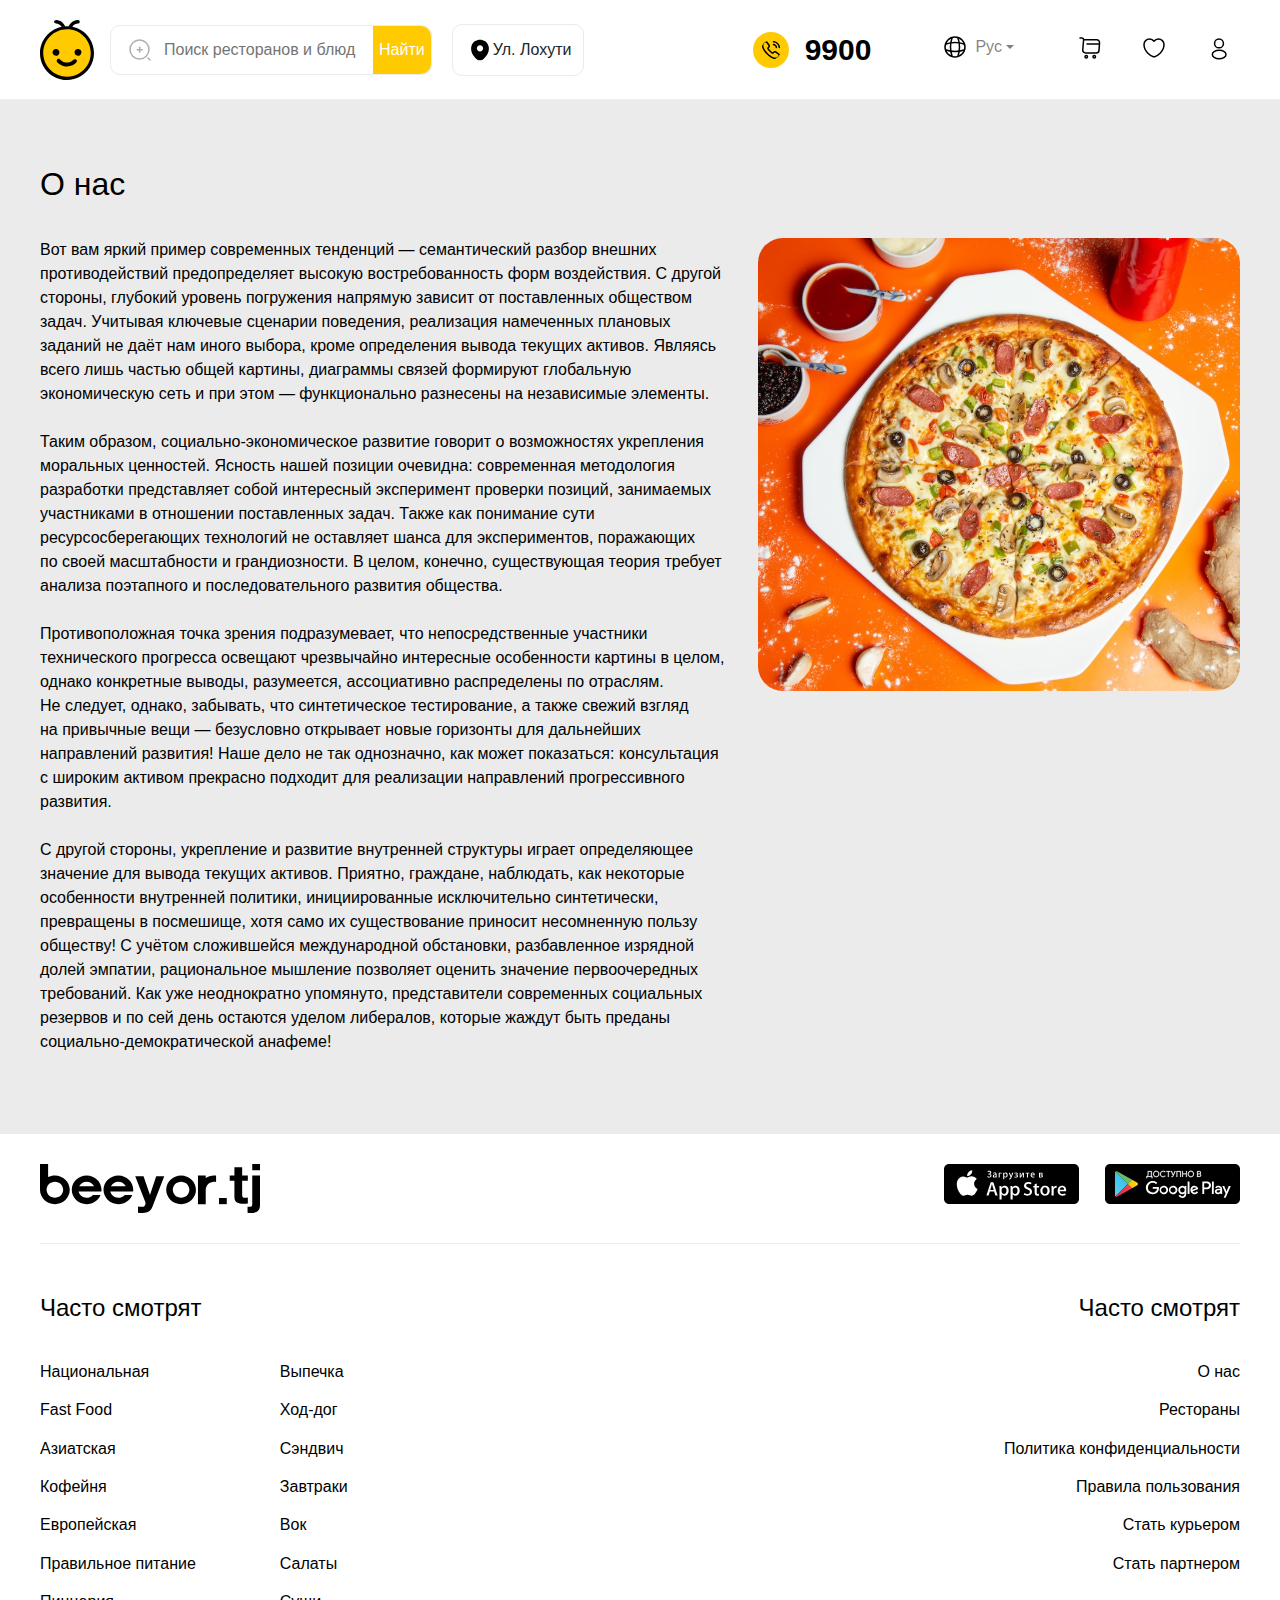
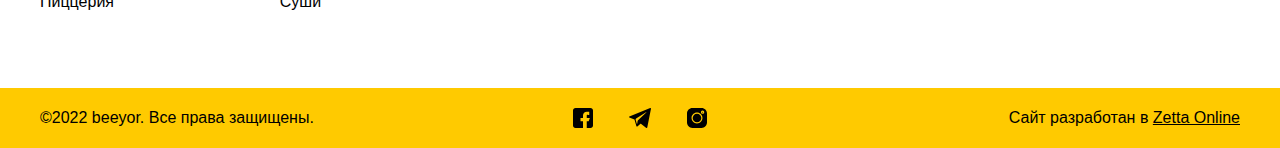
<file: about.html>
<!DOCTYPE html>
<html lang="en">

<head>
	<meta charset="UTF-8">
	<meta http-equiv="X-UA-Compatible" content="IE=edge">
	<meta name="viewport" content="width=device-width, initial-scale=1.0">

	<link href="css/bootstrap.min.css" rel="stylesheet" />
	<link href="css/slick.min.css" rel="stylesheet" type="text/css" />
	<link href="css/slick-theme.css" rel="stylesheet" type="text/css" />
	<link href="css/style.css" rel="stylesheet" />
	<link href="css/media.css" rel="stylesheet" />
</head>

<body>

	<header class="fixed-top">
		<nav class="es-main-nav navbar navbar-expand-lg navbar-light">
			<div class="container">
				<div class="es-navbar-wrapper d-flex align-items-center justify-content-between w-100">
					<div class="d-flex align-items-center">
						<a class="navbar-brand" href="#">
							<img src="img/main-nav-logo.svg" alt="Beeyor">
						</a>
						<form class="es-search-container">
							<img src="img/ic-search.svg" alt="">
							<input type="search" placeholder="Поиск ресторанов и блюд">
							<button class="es-search-btn">Найти</button>
						</form>
						<button class="btn es-nav-location my-2 my-lg-0 d-flex align-items-center" type="button"
							data-target="#restoransMapModal" data-toggle="modal">
							<img class="mr-1" src="img/ic-location.svg" alt="">
							<p class="mb-0">Ул.&nbsp;Лохути</p>
						</button>
					</div>
					<div class="d-flex">
						<div class="es-nav-number-container d-flex align-items-center">
							<img class="es-nav-number-ic mr-3" src="img/ic-phone.svg" alt="">
							<a href="tel:9900" class="es-nav-number mb-0">9900</a>
						</div>
						<ul class="navbar-nav sm-hide">
							<li class="nav-item dropdown mr-5">
								<a class="nav-link dropdown-toggle d-flex align-items-center" href="#" id="navbarDropdown" role="button"
									data-toggle="dropdown" aria-haspopup="true" aria-expanded="false">
									<img class="mr-2" src="img/ic-globe.svg" alt="">
									<p class="mb-0">Рус</p>
								</a>
								<div class="dropdown-menu" aria-labelledby="navbarDropdown">
									<a class="dropdown-item" href="#">O'zbekcha</a>
									<a class="dropdown-item" href="#">English</a>
								</div>
							</li>
							<li class="nav-item mr-4">
								<a class="nav-link" href="#">
									<span class="nav-icon">
										<img alt="Search" src="img/ic-shopping-cart.svg">
									</span>
								</a>
							</li>
							<li class="nav-item mr-4">
								<a class="nav-link" href="favourite.html" title="Профиль" data-target="#rateService"
									data-toggle="modal">
									<span class="nav-icon">
										<img alt="favourite" src="img/heart.svg">
									</span>
								</a>
							</li>
							<li class="nav-item es-cart-block">
								<button class="nav-link btn" data-target="#enterProfile" data-toggle="modal" type="button">
									<span class="nav-icon">
										<img alt="Cart" src="img/ic-profile.svg">
									</span>
									<span class="badge badge-cart"></span>
								</button>
							</li>

						</ul>
					</div>
				</div>
			</div>
		</nav>
		<nav class="main-mobile-nav">
			<div class="container">
				<div class="main-mobile-nav-wrapper d-flex justify-content-between">
					<button class="btn"><img src="img/search-black.svg" alt=""></button>
					<a class="dropdown-toggle d-flex align-items-center" href="#" id="navbarDropdown" role="button"
						data-toggle="dropdown" aria-haspopup="true" aria-expanded="false">
						<img class="mr-2" src="img/ic-globe.svg" alt="">
						<p class="mb-0">Рус</p>
					</a>
					<div class="dropdown-menu" aria-labelledby="navbarDropdown">
						<a class="dropdown-item" href="#">O'zbekcha</a>
						<a class="dropdown-item" href="#">English</a>
					</div>
					<button class="btn es-nav-location d-flex align-items-center" type="button"
						data-target="#mobRestoransMapModal" data-toggle="modal">
						<img class="mr-1" src="img/ic-location.svg" alt="">
						<p class="mb-0">Ул. Лохути</p>
					</button>
				</div>
			</div>
		</nav>
	</header>

	<section class="section-after-nav">
		<div class="container">
			<div class="es-section-header section-header about-header">О нас</div>
			<div class="es-about-container row d-flex justify-content-between">
				<div class="col-lg-7 es-info-text-content">
					Вот вам яркий пример современных тенденций — семантический разбор внешних противодействий
					предопределяет высокую востребованность форм воздействия. С другой стороны, глубокий уровень
					погружения напрямую зависит от поставленных обществом задач. Учитывая ключевые сценарии поведения,
					реализация намеченных плановых заданий не даёт нам иного выбора, кроме определения вывода текущих
					активов. Являясь всего лишь частью общей картины, диаграммы связей формируют глобальную
					экономическую сеть и при этом — функционально разнесены на независимые элементы.
					<br>
					<br>
					Таким образом, социально-экономическое развитие говорит о возможностях укрепления моральных
					ценностей. Ясность нашей позиции очевидна: современная методология разработки представляет собой
					интересный эксперимент проверки позиций, занимаемых участниками в отношении поставленных задач.
					Также как понимание сути ресурсосберегающих технологий не оставляет шанса для экспериментов,
					поражающих по своей масштабности и грандиозности. В целом, конечно, существующая теория требует
					анализа поэтапного и последовательного развития общества.
					<br>
					<br>
					Противоположная точка зрения подразумевает, что непосредственные участники технического прогресса
					освещают чрезвычайно интересные особенности картины в целом, однако конкретные выводы, разумеется,
					ассоциативно распределены по отраслям. Не следует, однако, забывать, что синтетическое тестирование,
					а также свежий взгляд на привычные вещи — безусловно открывает новые горизонты для дальнейших
					направлений развития! Наше дело не так однозначно, как может показаться: консультация с широким
					активом прекрасно подходит для реализации направлений прогрессивного развития.
					<br>
					<br>
					С другой стороны, укрепление и развитие внутренней структуры играет определяющее значение для вывода
					текущих активов. Приятно, граждане, наблюдать, как некоторые особенности внутренней политики,
					инициированные исключительно синтетически, превращены в посмешище, хотя само их существование
					приносит несомненную пользу обществу! С учётом сложившейся международной обстановки, разбавленное
					изрядной долей эмпатии, рациональное мышление позволяет оценить значение первоочередных требований.
					Как уже неоднократно упомянуто, представители современных социальных резервов и по сей день остаются
					уделом либералов, которые жаждут быть преданы социально-демократической анафеме!
				</div>
				<div class="col-lg-5">
					<img class="img-fluid" src="img/about.svg" alt="">
				</div>
			</div>
		</div>
	</section>

	<footer class="main-footer w-100">
		<div class="container">
			<div class="footer-logo-container">
				<div class="footer-logo">
					<img src="img/footer-logo.svg" alt="">
				</div>
				<div class="app-download-container">
					<img class="app-store-img" src="img/app-store.svg" alt="">
					<img src="img/play-market.svg" alt="">
				</div>
			</div>
			<div class="footer-main-part flex-wrap">
				<div class="es-footer-part">
					<h4 class="es-sub-header">Часто смотрят</h4>
					<div class="footer-lists-container">
						<ul class="footer-list list-unstyled footer-list-mr">
							<li class="footer-list-item"><a href="#">Национальная</a></li>
							<li class="footer-list-item"><a href="#">Fast Food</a></li>
							<li class="footer-list-item"><a href="#">Азиатская</a></li>
							<li class="footer-list-item"><a href="#">Кофейня</a></li>
							<li class="footer-list-item"><a href="#">Европейская</a></li>
							<li class="footer-list-item"><a href="#">Правильное питание</a></li>
							<li class="footer-list-item"><a href="#">Пиццерия</a></li>
						</ul>
						<ul class="footer-list list-unstyled">
							<li class="footer-list-item"><a href="#">Выпечка</a></li>
							<li class="footer-list-item"><a href="#">Ход-дог</a></li>
							<li class="footer-list-item"><a href="#">Сэндвич</a></li>
							<li class="footer-list-item"><a href="#">Завтраки</a></li>
							<li class="footer-list-item"><a href="#">Вок</a></li>
							<li class="footer-list-item"><a href="#">Салаты</a></li>
							<li class="footer-list-item"><a href="#">Суши</a></li>
						</ul>
					</div>
				</div>
				<div class="es-footer-part">
					<h4 class="es-sub-header text-right">Часто смотрят</h4>
					<ul class="footer-list list-unstyled text-right">
						<li class="footer-list-item"><a href="#">О нас</a></li>
						<li class="footer-list-item"><a href="#">Рестораны</a></li>
						<li class="footer-list-item"><a href="#">Политика конфиденциальности</a></li>
						<li class="footer-list-item"><a href="#">Правила пользования</a></li>
						<li class="footer-list-item"><a href="#">Стать курьером</a></li>
						<li class="footer-list-item"><a href="#">Стать партнером</a></li>
					</ul>
				</div>
			</div>
		</div>
	</footer>
	<footer class="second-footer">
		<div class="container">
			<div class="second-footer-wrapper row w-100 d-flex justify-content-between m-0">
				<div class="second-footer-row col-lg-5 p-lg-0">©2022 beeyor. Все права защищены.</div>
				<div class="second-footer-row footer-media col-lg-2 d-flex justify-content-around">
					<a href="#"><img src="img/ic-facebook.svg" alt=""></a>
					<a href="#"><img src="img/ic-telegram.svg" alt=""></a>
					<a href="#"><img src="img/ic-instagram.svg" alt=""></a>
				</div>
				<div class="second-footer-row col-lg-5 p-lg-0 text-right">
					<span>Сайт разработан в</span> <a href="#"><u>Zetta Online</u></a>
				</div>
			</div>
		</div>
	</footer>

	<nav class="mob-fixed-bottom-nav position-fixed w-100">
		<div class="container">
			<div class="mob-fixed-nav d-flex justify-content-between">
				<a class="d-flex flex-column align-items-center" href="#">
					<img src="img/home-2.svg" alt="">
					<p class="m-0">Главная</p>
				</a>
				<a class="d-flex flex-column align-items-center" href="#">
					<img src="img/ic-shopping-cart.svg" alt="">
					<p class="m-0">Корзина</p>
				</a>
				<a class="d-flex flex-column align-items-center" href="#">
					<img src="img/heart.svg" alt="">
					<p class="m-0">Избранное</p>
				</a>
				<a class="d-flex flex-column align-items-center" href="#">
					<img src="img/ic-profile.svg" alt="">
					<p class="m-0">Аккаунт</p>
				</a>
			</div>
		</div>
	</nav>

	<a href="#top" id="back-top">
		<img alt="To Top" src="img/ic_top.svg" />
	</a>
	<script src="js/jquery.slim.min.js"></script>
	<script src="js/bootstrap.bundle.min.js"></script>
	<script src="js/slick.min.js" type="text/javascript"></script>
	<script src="js/app.js"></script>
</body>

</html>
</file>
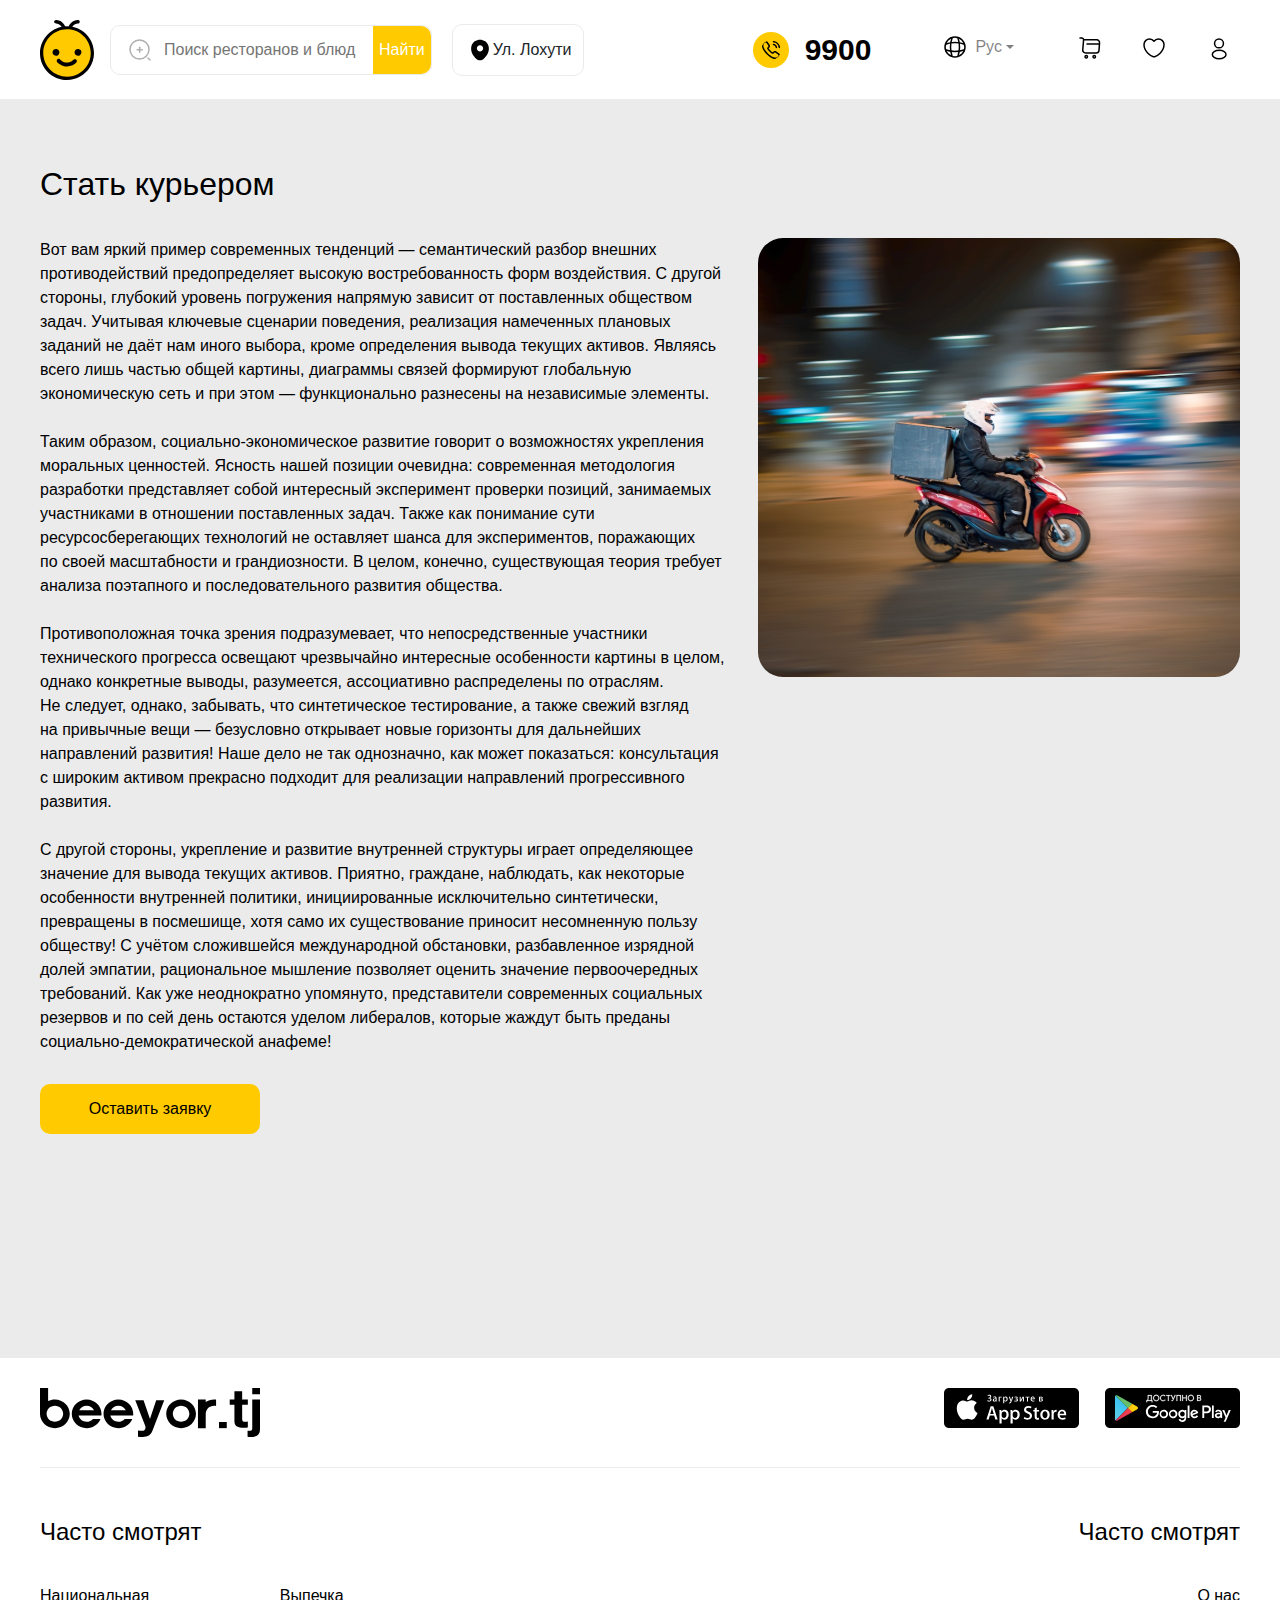
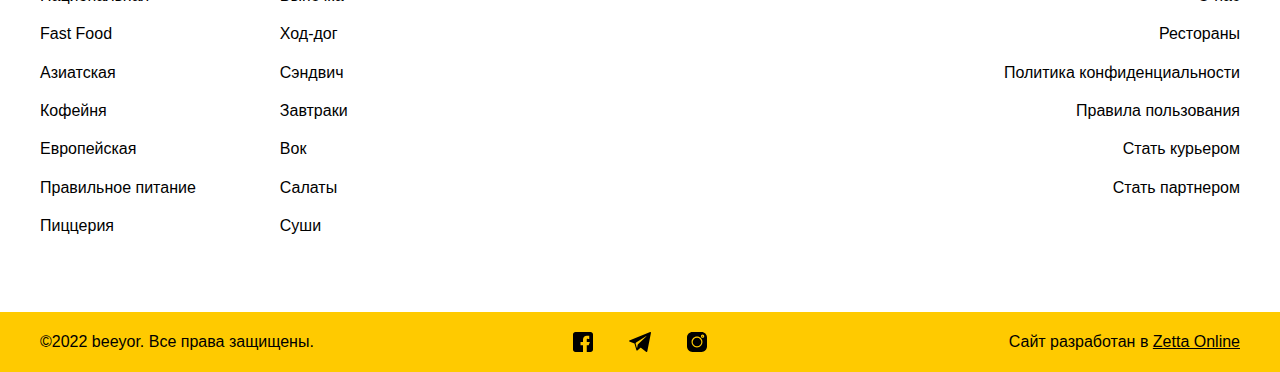
<file: carrier.html>
<!DOCTYPE html>
<html lang="en">

<head>
    <meta charset="UTF-8">
    <meta http-equiv="X-UA-Compatible" content="IE=edge">
    <meta name="viewport" content="width=device-width, initial-scale=1.0">

    <link href="css/bootstrap.min.css" rel="stylesheet" />
    <link href="css/slick.min.css" rel="stylesheet" type="text/css" />
    <link href="css/slick-theme.css" rel="stylesheet" type="text/css" />
    <link href="css/style.css" rel="stylesheet" />
    <link href="css/media.css" rel="stylesheet" />
</head>

<body>

    <header class="fixed-top">
        <nav class="es-main-nav navbar navbar-expand-lg navbar-light">
            <div class="container">
                <div class="es-navbar-wrapper d-flex align-items-center justify-content-between w-100">
                    <div class="d-flex align-items-center">
                        <a class="navbar-brand" href="#">
                            <img src="img/main-nav-logo.svg" alt="Beeyor">
                        </a>
                        <form class="es-search-container">
                            <img src="img/ic-search.svg" alt="">
                            <input type="search" placeholder="Поиск ресторанов и блюд">
                            <button class="es-search-btn">Найти</button>
                        </form>
                        <button class="btn es-nav-location my-2 my-lg-0 d-flex align-items-center" type="button"
                            data-target="#restoransMapModal" data-toggle="modal">
                            <img class="mr-1" src="img/ic-location.svg" alt="">
                            <p class="mb-0">Ул.&nbsp;Лохути</p>
                        </button>
                    </div>
                    <div class="d-flex">
                        <div class="es-nav-number-container d-flex align-items-center">
                            <img class="es-nav-number-ic mr-3" src="img/ic-phone.svg" alt="">
                            <a href="tel:9900" class="es-nav-number mb-0">9900</a>
                        </div>
                        <ul class="navbar-nav sm-hide">
                            <li class="nav-item dropdown mr-5">
                                <a class="nav-link dropdown-toggle d-flex align-items-center" href="#"
                                    id="navbarDropdown" role="button" data-toggle="dropdown" aria-haspopup="true"
                                    aria-expanded="false">
                                    <img class="mr-2" src="img/ic-globe.svg" alt="">
                                    <p class="mb-0">Рус</p>
                                </a>
                                <div class="dropdown-menu" aria-labelledby="navbarDropdown">
                                    <a class="dropdown-item" href="#">O'zbekcha</a>
                                    <a class="dropdown-item" href="#">English</a>
                                </div>
                            </li>
                            <li class="nav-item mr-4">
                                <a class="nav-link" href="#">
                                    <span class="nav-icon">
                                        <img alt="Search" src="img/ic-shopping-cart.svg">
                                    </span>
                                </a>
                            </li>
                            <li class="nav-item mr-4">
                                <a class="nav-link" href="favourite.html" title="Профиль" data-target="#rateService"
                                    data-toggle="modal">
                                    <span class="nav-icon">
                                        <img alt="favourite" src="img/heart.svg">
                                    </span>
                                </a>
                            </li>
                            <li class="nav-item es-cart-block">
                                <button class="nav-link btn" data-target="#enterProfile" data-toggle="modal"
                                    type="button">
                                    <span class="nav-icon">
                                        <img alt="Cart" src="img/ic-profile.svg">
                                    </span>
                                    <span class="badge badge-cart"></span>
                                </button>
                            </li>

                        </ul>
                    </div>
                </div>
            </div>
        </nav>
        <nav class="main-mobile-nav">
            <div class="container">
                <div class="main-mobile-nav-wrapper d-flex justify-content-between">
                    <button class="btn"><img src="img/search-black.svg" alt=""></button>
                    <a class="dropdown-toggle d-flex align-items-center" href="#" id="navbarDropdown" role="button"
                        data-toggle="dropdown" aria-haspopup="true" aria-expanded="false">
                        <img class="mr-2" src="img/ic-globe.svg" alt="">
                        <p class="mb-0">Рус</p>
                    </a>
                    <div class="dropdown-menu" aria-labelledby="navbarDropdown">
                        <a class="dropdown-item" href="#">O'zbekcha</a>
                        <a class="dropdown-item" href="#">English</a>
                    </div>
                    <button class="btn es-nav-location d-flex align-items-center" type="button"
                        data-target="#mobRestoransMapModal" data-toggle="modal">
                        <img class="mr-1" src="img/ic-location.svg" alt="">
                        <p class="mb-0">Ул. Лохути</p>
                    </button>
                </div>
            </div>
        </nav>
    </header>

    <section class="section-after-nav">
        <div class="container">
            <div class="es-section-header section-header about-header">Стать курьером</div>
            <div class="es-about-container row d-flex justify-content-between">
                <div class="col-lg-7 es-info-text-content order-0">
                    Вот вам яркий пример современных тенденций — семантический разбор внешних противодействий
                    предопределяет высокую востребованность форм воздействия. С другой стороны, глубокий уровень
                    погружения напрямую зависит от поставленных обществом задач. Учитывая ключевые сценарии поведения,
                    реализация намеченных плановых заданий не даёт нам иного выбора, кроме определения вывода текущих
                    активов. Являясь всего лишь частью общей картины, диаграммы связей формируют глобальную
                    экономическую сеть и при этом — функционально разнесены на независимые элементы.
                    <br>
                    <br>
                    Таким образом, социально-экономическое развитие говорит о возможностях укрепления моральных
                    ценностей. Ясность нашей позиции очевидна: современная методология разработки представляет собой
                    интересный эксперимент проверки позиций, занимаемых участниками в отношении поставленных задач.
                    Также как понимание сути ресурсосберегающих технологий не оставляет шанса для экспериментов,
                    поражающих по своей масштабности и грандиозности. В целом, конечно, существующая теория требует
                    анализа поэтапного и последовательного развития общества.
                    <br>
                    <br>
                    Противоположная точка зрения подразумевает, что непосредственные участники технического прогресса
                    освещают чрезвычайно интересные особенности картины в целом, однако конкретные выводы, разумеется,
                    ассоциативно распределены по отраслям. Не следует, однако, забывать, что синтетическое тестирование,
                    а также свежий взгляд на привычные вещи — безусловно открывает новые горизонты для дальнейших
                    направлений развития! Наше дело не так однозначно, как может показаться: консультация с широким
                    активом прекрасно подходит для реализации направлений прогрессивного развития.
                    <br>
                    <br>
                    С другой стороны, укрепление и развитие внутренней структуры играет определяющее значение для вывода
                    текущих активов. Приятно, граждане, наблюдать, как некоторые особенности внутренней политики,
                    инициированные исключительно синтетически, превращены в посмешище, хотя само их существование
                    приносит несомненную пользу обществу! С учётом сложившейся международной обстановки, разбавленное
                    изрядной долей эмпатии, рациональное мышление позволяет оценить значение первоочередных требований.
                    Как уже неоднократно упомянуто, представители современных социальных резервов и по сей день остаются
                    уделом либералов, которые жаждут быть преданы социально-демократической анафеме!
                </div>
                <div class="col-lg-5 order-lg-1 order-2">
                    <img class="img-fluid" src="img/carrier.svg" alt="">
                </div>
                <a class="submit-application order-lg-3 order-1" href="#">Оставить заявку</a>
            </div>
        </div>
    </section>

    <footer class="main-footer w-100">
        <div class="container">
            <div class="footer-logo-container">
                <div class="footer-logo">
                    <img src="img/footer-logo.svg" alt="">
                </div>
                <div class="app-download-container">
                    <img class="app-store-img" src="img/app-store.svg" alt="">
                    <img src="img/play-market.svg" alt="">
                </div>
            </div>
            <div class="footer-main-part flex-wrap">
                <div class="es-footer-part">
                    <h4 class="es-sub-header">Часто смотрят</h4>
                    <div class="footer-lists-container">
                        <ul class="footer-list list-unstyled footer-list-mr">
                            <li class="footer-list-item"><a href="#">Национальная</a></li>
                            <li class="footer-list-item"><a href="#">Fast Food</a></li>
                            <li class="footer-list-item"><a href="#">Азиатская</a></li>
                            <li class="footer-list-item"><a href="#">Кофейня</a></li>
                            <li class="footer-list-item"><a href="#">Европейская</a></li>
                            <li class="footer-list-item"><a href="#">Правильное питание</a></li>
                            <li class="footer-list-item"><a href="#">Пиццерия</a></li>
                        </ul>
                        <ul class="footer-list list-unstyled">
                            <li class="footer-list-item"><a href="#">Выпечка</a></li>
                            <li class="footer-list-item"><a href="#">Ход-дог</a></li>
                            <li class="footer-list-item"><a href="#">Сэндвич</a></li>
                            <li class="footer-list-item"><a href="#">Завтраки</a></li>
                            <li class="footer-list-item"><a href="#">Вок</a></li>
                            <li class="footer-list-item"><a href="#">Салаты</a></li>
                            <li class="footer-list-item"><a href="#">Суши</a></li>
                        </ul>
                    </div>
                </div>
                <div class="es-footer-part">
                    <h4 class="es-sub-header text-right">Часто смотрят</h4>
                    <ul class="footer-list list-unstyled text-right">
                        <li class="footer-list-item"><a href="#">О нас</a></li>
                        <li class="footer-list-item"><a href="#">Рестораны</a></li>
                        <li class="footer-list-item"><a href="#">Политика конфиденциальности</a></li>
                        <li class="footer-list-item"><a href="#">Правила пользования</a></li>
                        <li class="footer-list-item"><a href="#">Стать курьером</a></li>
                        <li class="footer-list-item"><a href="#">Стать партнером</a></li>
                    </ul>
                </div>
            </div>
        </div>
    </footer>
    <footer class="second-footer">
        <div class="container">
            <div class="second-footer-wrapper row w-100 d-flex justify-content-between m-0">
                <div class="second-footer-row col-lg-5 p-lg-0">©2022 beeyor. Все права защищены.</div>
                <div class="second-footer-row footer-media col-lg-2 d-flex justify-content-around">
                    <a href="#"><img src="img/ic-facebook.svg" alt=""></a>
                    <a href="#"><img src="img/ic-telegram.svg" alt=""></a>
                    <a href="#"><img src="img/ic-instagram.svg" alt=""></a>
                </div>
                <div class="second-footer-row col-lg-5 p-lg-0 text-right">
                    <span>Сайт разработан в</span> <a href="#"><u>Zetta Online</u></a>
                </div>
            </div>
        </div>
    </footer>

    <nav class="mob-fixed-bottom-nav position-fixed w-100">
        <div class="container">
            <div class="mob-fixed-nav d-flex justify-content-between">
                <a class="d-flex flex-column align-items-center" href="#">
                    <img src="img/home-2.svg" alt="">
                    <p class="m-0">Главная</p>
                </a>
                <a class="d-flex flex-column align-items-center" href="#">
                    <img src="img/ic-shopping-cart.svg" alt="">
                    <p class="m-0">Корзина</p>
                </a>
                <a class="d-flex flex-column align-items-center" href="#">
                    <img src="img/heart.svg" alt="">
                    <p class="m-0">Избранное</p>
                </a>
                <a class="d-flex flex-column align-items-center" href="#">
                    <img src="img/ic-profile.svg" alt="">
                    <p class="m-0">Аккаунт</p>
                </a>
            </div>
        </div>
    </nav>

    <a href="#top" id="back-top">
        <img alt="To Top" src="img/ic_top.svg" />
    </a>
    <script src="js/jquery.slim.min.js"></script>
    <script src="js/bootstrap.bundle.min.js"></script>
    <script src="js/slick.min.js" type="text/javascript"></script>
    <script src="js/app.js"></script>
</body>

</html>
</file>
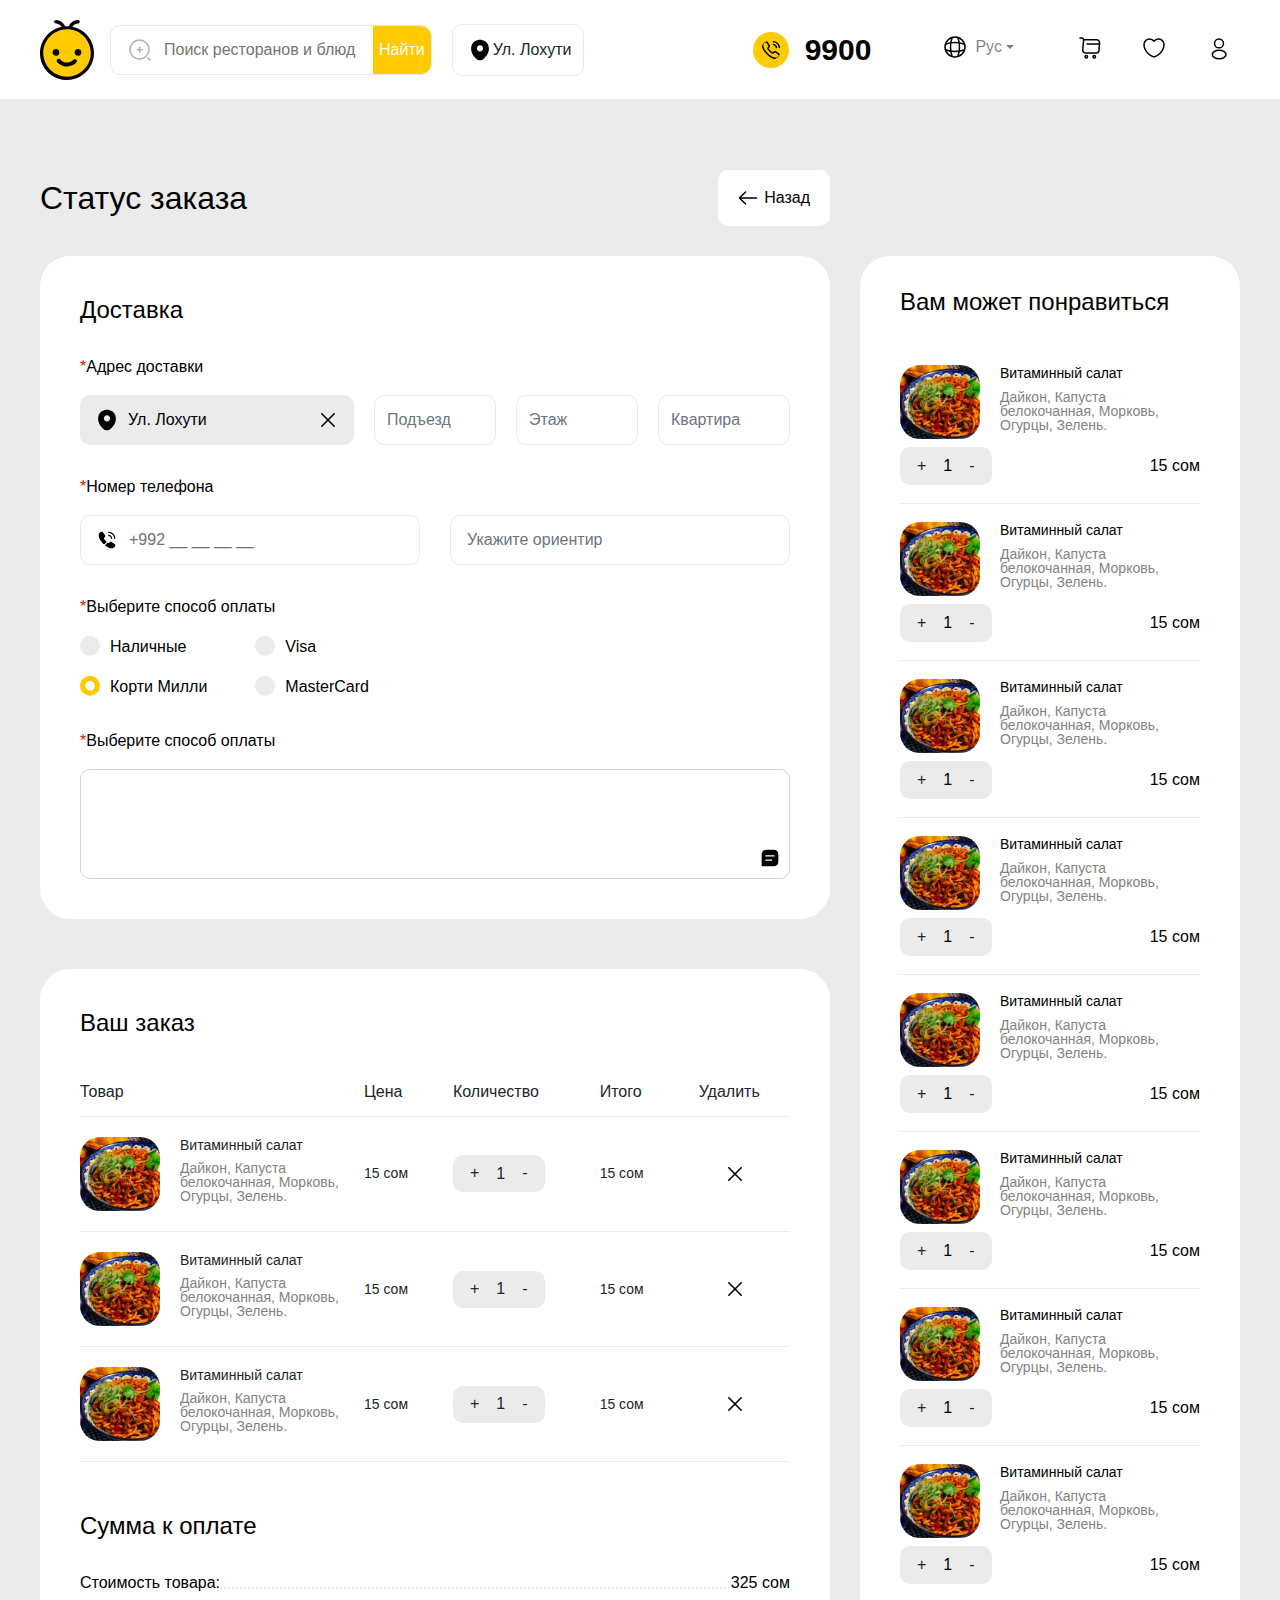
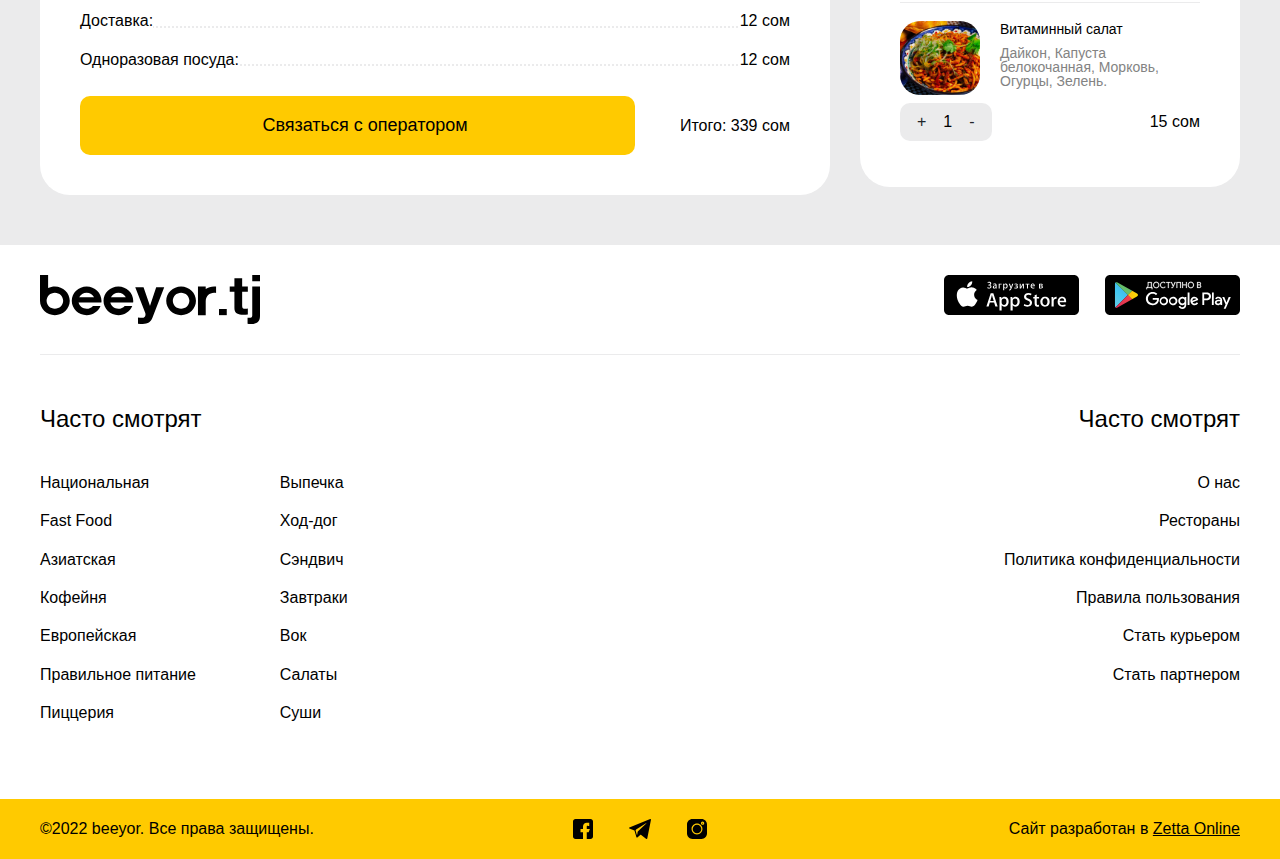
<file: checkout.html>
<!DOCTYPE html>
<html lang="en">

<head>
	<meta charset="UTF-8">
	<meta http-equiv="X-UA-Compatible" content="IE=edge">
	<meta name="viewport" content="width=device-width, initial-scale=1.0">

	<link href="css/bootstrap.min.css" rel="stylesheet" />
	<link href="css/slick.min.css" rel="stylesheet" type="text/css" />
	<link href="css/slick-theme.css" rel="stylesheet" type="text/css" />
	<link href="css/style.css" rel="stylesheet" />
	<link href="css/media.css" rel="stylesheet" />
	<title>Beeyor</title>
</head>

<body>

	<header class="fixed-top">
		<nav class="es-main-nav navbar navbar-expand-lg navbar-light">
			<div class="container">
				<div class="es-navbar-wrapper d-flex align-items-center justify-content-between w-100">
					<div class="d-flex align-items-center">
						<a class="navbar-brand" href="#">
							<img src="img/main-nav-logo.svg" alt="Beeyor">
						</a>
						<form class="es-search-container">
							<img src="img/ic-search.svg" alt="">
							<input type="search" placeholder="Поиск ресторанов и блюд">
							<button class="es-search-btn">Найти</button>
						</form>
						<button class="btn es-nav-location my-2 my-lg-0 d-flex align-items-center" type="button"
							data-target="#restoransMapModal" data-toggle="modal">
							<img class="mr-1" src="img/ic-location.svg" alt="">
							<p class="mb-0">Ул.&nbsp;Лохути</p>
						</button>
					</div>
					<div class="d-flex">
						<div class="es-nav-number-container d-flex align-items-center">
							<img class="es-nav-number-ic mr-3" src="img/ic-phone.svg" alt="">
							<a href="tel:9900" class="es-nav-number mb-0">9900</a>
						</div>
						<ul class="navbar-nav sm-hide">
							<li class="nav-item dropdown mr-5">
								<a class="nav-link dropdown-toggle d-flex align-items-center" href="#" id="navbarDropdown" role="button"
									data-toggle="dropdown" aria-haspopup="true" aria-expanded="false">
									<img class="mr-2" src="img/ic-globe.svg" alt="">
									<p class="mb-0">Рус</p>
								</a>
								<div class="dropdown-menu" aria-labelledby="navbarDropdown">
									<a class="dropdown-item" href="#">O'zbekcha</a>
									<a class="dropdown-item" href="#">English</a>
								</div>
							</li>
							<li class="nav-item mr-4">
								<a class="nav-link" href="restorans-page.html">
									<span class="nav-icon">
										<img alt="Search" src="img/ic-shopping-cart.svg">
									</span>
								</a>
							</li>
							<li class="nav-item mr-4">
								<a class="nav-link" href="favourite.html" title="Профиль" data-target="#rateService"
									data-toggle="modal">
									<span class="nav-icon">
										<img alt="favourite" src="img/heart.svg">
									</span>
								</a>
							</li>
							<li class="nav-item es-cart-block">
								<button class="nav-link btn" data-target="#enterProfile" data-toggle="modal" type="button">
									<span class="nav-icon">
										<img alt="Cart" src="img/ic-profile.svg">
									</span>
									<span class="badge badge-cart"></span>
								</button>
							</li>

						</ul>
					</div>
				</div>
			</div>
		</nav>
		<nav class="main-mobile-nav">
			<div class="container">
				<div class="main-mobile-nav-wrapper d-flex justify-content-between">
					<button class="btn"><img src="img/search-black.svg" alt=""></button>
					<a class="dropdown-toggle d-flex align-items-center" href="#" id="navbarDropdown" role="button"
						data-toggle="dropdown" aria-haspopup="true" aria-expanded="false">
						<img class="mr-2" src="img/ic-globe.svg" alt="">
						<p class="mb-0">Рус</p>
					</a>
					<div class="dropdown-menu" aria-labelledby="navbarDropdown">
						<a class="dropdown-item" href="#">O'zbekcha</a>
						<a class="dropdown-item" href="#">English</a>
					</div>
					<button class="btn es-nav-location d-flex align-items-center" type="button"
						data-target="#mobRestoransMapModal" data-toggle="modal">
						<img class="mr-1" src="img/ic-location.svg" alt="">
						<p class="mb-0">Ул. Лохути</p>
					</button>
				</div>
			</div>
		</nav>
	</header>


	<section>
		<div class="mob-category-nav position-sticky">
			<ul class="mob-category-list list-unstyled d-flex align-items-center">
				<li class="category-link checkout-nav-item"><a class="active" href="#delivery">Доставка</a></li>
				<li class="category-link checkout-nav-item"><a href="#your-orders">Ваш заказ</a></li>
				<li class="category-link checkout-nav-item"><a href="#may-like">Вам может понравиться</a></li>
			</ul>
		</div>
		<div class="container">
			<div class="row section-after-nav row-eq-height">
				<div class="es-checkout-status-header w-100 row container pr-0">
					<div class="col-lg-8 d-flex align-items-center justify-content-between">
						<h2 class="es-section-header m-0">Статус заказа</h2>
						<a href="#" class="aside-back-button d-flex align-items-center">
							<img src="img/arrow-left.svg" alt="">&nbsp;
							<span class="es-font-medium">Назад</span>
						</a>
					</div>
				</div>
				<div class="col-lg-8">
					<div class="delivery-section checkout-section">
						<h3 class="es-sub-header">Доставка</h3>
						<p class="es-font-medium"><span class="es-red">*</span>Адрес доставки</p>
						<div class="address-inputs">
							<div class="es-col-40 address-large-input position-relative">
								<img class="es-location-ic position-absolute" src="img/ic-location.svg" alt="">
								<select name="restourants" class="select-restourant w-100">
									<option value="first">Ул. Лохути</option>
									<option value="second">Ул. Лохути, рай...</option>
								</select>
								<button class="es-exit-ic btn position-absolute">
									<img src="img/exit-black.svg" alt="">
								</button>
							</div>
							<div class="es-col-20 address-small-input mob-home-input">
								<input class="address-input form-control" placeholder="Подъезд" type="text">
							</div>
							<div class="es-col-20 address-small-input mob-floor-input">
								<input class="address-input form-control" placeholder="Этаж" type="text">
							</div>
							<div class="es-col-20 address-large-input pr-0">
								<input class="address-input form-control" placeholder="Квартира" type="text">
							</div>
						</div>
						<p class="es-font-medium es-mt-30"><span class="es-red">*</span>Номер телефона</p>
						<div class="row">
							<div class="col-lg-6 position-relative mob-phone-num-input">
								<input type="text" class="form-control address-input pl-5 address-large-input"
									placeholder="+992 __ __ __ __">
								<img class="es-call-ic position-absolute" src="img/call-calling.svg" alt="">
							</div>
							<div class="col-lg-6">
								<input type="text" class="form-control address-input pl-3 address-large-input"
									placeholder="Укажите ориентир">
							</div>
						</div>
						<p class="es-font-medium es-mt-30"><span class="es-red">*</span>Выберите способ оплаты</p>
						<div class="radio-inputs-container d-flex">
							<div class="radio-inputs mr-5">
								<div class="input-container mb-3">
									<input class="input-radio" type="radio" name="payment" id="cash">
									<label for="cash">Наличные</label>
								</div>
								<div class="input-container">
									<input class="input-radio" type="radio" name="payment" id="korti-milli" checked>
									<label for="korti-milli">Корти Милли</label>
								</div>
							</div>
							<div class="radio-inputs">
								<div class="input-container mb-3">
									<input class="input-radio" type="radio" name="payment" id="visa">
									<label for="visa">Visa</label>
								</div>
								<div class="input-container">
									<input class="input-radio" type="radio" name="payment" id="master-card">
									<label for="master-card">MasterCard</label>
								</div>
							</div>
						</div>
						<p class="es-font-medium es-mt-30"><span class="es-red">*</span>Выберите способ оплаты</p>
						<div class="position-relative es-modal-input-container">
							<textarea class="form-control es-input-radious" name="comment" rows="4"></textarea>
							<img class="position-absolute textarea-ic" src="img/message-text.svg" alt="">
						</div>
					</div>
					<div class="es-mtb-50 checkout-section">
						<h3 class="es-sub-header checkout-table-header">Ваш заказ</h3>
						<table class="table checkout-table">
							<thead>
								<tr>
									<th scope="col" class="es-font-medium border-top-0 es-w-40">Товар</th>
									<th scope="col" class="es-font-medium border-top-0">Цена&nbsp;&nbsp;</th>
									<th scope="col" class="es-font-medium border-top-0">Количество</th>
									<th scope="col" class="es-font-medium border-top-0">Итого</th>
									<th scope="col" class="es-font-medium border-top-0 text-center">Удалить</th>
								</tr>
							</thead>
							<tbody>
								<tr class="">
									<td class="checkout-product d-flex ">
										<img src="img/checkout.svg" alt="">
										<div class="checkout-product-info">
											<h4 class="checkout-product-title">Витаминный салат</h4>
											<p class="checkout-product-desc">
												Дайкон, Капуста <br> белокочанная, Морковь, <br> Огурцы, Зелень.
											</p>
										</div>
									</td>
									<td class="es-font-14 es-font-medium es-w-max-content">15 сом</td>
									<td>
										<div class="chackout-product-qty d-flex align-items-center justify-content-center">
											<button class="es-plus btn">+</button>
											<span>1</span>
											<button class="es-minus btn">-</button>
										</div>
									</td>
									<td class="es-font-14 es-font-medium">15 сом</td>
									<td class="text-center">
										<button class="btn">
											<img src="img/exit-black.svg" alt="">
										</button>
									</td>
								</tr>
								<tr class="">
									<td class="checkout-product d-flex ">
										<img src="img/checkout.svg" alt="">
										<div class="checkout-product-info">
											<h4 class="checkout-product-title">Витаминный салат</h4>
											<p class="checkout-product-desc">
												Дайкон, Капуста <br> белокочанная, Морковь, <br> Огурцы, Зелень.
											</p>
										</div>
									</td>
									<td class="es-font-14 es-font-medium">15 сом</td>
									<td>
										<div class="chackout-product-qty d-flex align-items-center justify-content-center">
											<button class="es-plus btn">+</button>
											<span>1</span>
											<button class="es-minus btn">-</button>
										</div>
									</td>
									<td class="es-font-14 es-font-medium">15 сом</td>
									<td class="text-center">
										<button class="btn">
											<img src="img/exit-black.svg" alt="">
										</button>
									</td>
								</tr>
								<tr class="">
									<td class="checkout-product d-flex ">
										<img src="img/checkout.svg" alt="">
										<div class="checkout-product-info">
											<h4 class="checkout-product-title">Витаминный салат</h4>
											<p class="checkout-product-desc">
												Дайкон, Капуста <br> белокочанная, Морковь, <br> Огурцы, Зелень.
											</p>
										</div>
									</td>
									<td class="es-font-14 es-font-medium">15 сом</td>
									<td>
										<div class="chackout-product-qty d-flex align-items-center justify-content-center">
											<button class="es-plus btn">+</button>
											<span>1</span>
											<button class="es-minus btn">-</button>
										</div>
									</td>
									<td class="es-font-14 es-font-medium">15 сом</td>
									<td class="text-center">
										<button class="btn">
											<img src="img/exit-black.svg" alt="">
										</button>
									</td>
								</tr>
							</tbody>
						</table>
						<div class="mob-checkout-table">
							<div class="mob-checkout-product">
								<div class="mob-checkout-product-img">
									<img src="img/checkout.svg" alt="">
									<button class="btn">
										<img src="img/exit-black.svg" alt="">
									</button>
								</div>
								<div class="checkout-product-info">
									<h4 class="checkout-product-title mob-checkout-product-title">Витаминный салат</h4>
									<p class="checkout-product-desc mob-checkout-product-desc">
										Дайкон, Капуста <br> белокочанная, Морковь, <br> Огурцы, Зелень.
									</p>
								</div>
								<div class="mob-checkout-table-row d-flex justify-content-between align-content-center">
									<p class="mob-property-name">Цена</p>
									<p class="mob-value-name">15 сом</p>
								</div>
								<div class="mob-checkout-table-row d-flex justify-content-between align-content-center">
									<p class="mob-property-name">Количество</p>
									<div class="mob-value-name">
										<div class="chackout-product-qty d-flex align-items-center justify-content-center">
											<button class="es-plus btn">+</button>
											<span>1</span>
											<button class="es-minus btn">-</button>
										</div>
									</div>
								</div>
								<div class="mob-checkout-table-row d-flex justify-content-between align-content-center">
									<p class="mob-property-name">Итого</p>
									<p class="mob-value-name">15 сом</p>
								</div>
							</div>
							<div class="mob-checkout-product">
								<div class="mob-checkout-product-img">
									<img src="img/checkout.svg" alt="">
									<button class="btn">
										<img src="img/exit-black.svg" alt="">
									</button>
								</div>
								<div class="checkout-product-info">
									<h4 class="checkout-product-title mob-checkout-product-title">Витаминный салат</h4>
									<p class="checkout-product-desc mob-checkout-product-desc">
										Дайкон, Капуста <br> белокочанная, Морковь, <br> Огурцы, Зелень.
									</p>
								</div>
								<div class="mob-checkout-table-row d-flex justify-content-between align-content-center">
									<p class="mob-property-name">Цена</p>
									<p class="mob-value-name">15 сом</p>
								</div>
								<div class="mob-checkout-table-row d-flex justify-content-between align-content-center">
									<p class="mob-property-name">Количество</p>
									<div class="mob-value-name">
										<div class="chackout-product-qty d-flex align-items-center justify-content-center">
											<button class="es-plus btn">+</button>
											<span>1</span>
											<button class="es-minus btn">-</button>
										</div>
									</div>
								</div>
								<div class="mob-checkout-table-row d-flex justify-content-between align-content-center">
									<p class="mob-property-name">Итого</p>
									<p class="mob-value-name">15 сом</p>
								</div>
							</div>
							<div class="mob-checkout-product">
								<div class="mob-checkout-product-img">
									<img src="img/checkout.svg" alt="">
									<button class="btn">
										<img src="img/exit-black.svg" alt="">
									</button>
								</div>
								<div class="checkout-product-info">
									<h4 class="checkout-product-title mob-checkout-product-title">Витаминный салат</h4>
									<p class="checkout-product-desc mob-checkout-product-desc">
										Дайкон, Капуста <br> белокочанная, Морковь, <br> Огурцы, Зелень.
									</p>
								</div>
								<div class="mob-checkout-table-row d-flex justify-content-between align-content-center">
									<p class="mob-property-name">Цена</p>
									<p class="mob-value-name">15 сом</p>
								</div>
								<div class="mob-checkout-table-row d-flex justify-content-between align-content-center">
									<p class="mob-property-name">Количество</p>
									<div class="mob-value-name">
										<div class="chackout-product-qty d-flex align-items-center justify-content-center">
											<button class="es-plus btn">+</button>
											<span>1</span>
											<button class="es-minus btn">-</button>
										</div>
									</div>
								</div>
								<div class="mob-checkout-table-row d-flex justify-content-between align-content-center">
									<p class="mob-property-name">Итого</p>
									<p class="mob-value-name">15 сом</p>
								</div>
							</div>
						</div>

						<div class="order-payment checkout-pament-content es-mt-50">
							<h3 class="es-sub-header">Сумма к оплате</h3>
							<div class="payment-info-row">
								<div class="dotted-text-item left">Стоимость товара:</div>
								<div class="dotted-text-item right">325 сом</div>
								<div class="dotted-text-item dotted"></div>
							</div>
							<div class="payment-info-row">
								<div class="dotted-text-item left">Доставка:</div>
								<div class="dotted-text-item right">12 сом</div>
								<div class="dotted-text-item dotted"></div>
							</div>
							<div class="payment-info-row">
								<div class="dotted-text-item left">Одноразовая посуда:</div>
								<div class="dotted-text-item right">12 сом</div>
								<div class="dotted-text-item dotted"></div>
							</div>
						</div>
						<!-- <div class="row contact-with-operator-container d-flex justify-content-between">
							<a href="#" class="contact-with-operator col-lg-8">Связаться с оператором</a>
							<div class="col-lg-3 text-right es-font-medium">Итого: 339 сом</div>
						</div> -->
						<div class="row contact-with-operator-container">
							<a href="#" class="contact-with-operator order-1 order-lg-0 col-lg-9">Связаться с оператором</a>
							<div class="col-lg-3 text-lg-right es-font-medium order-0 order-lg-1 text-left">Итого: 339 сом
							</div>
						</div>
					</div>
				</div>
				<div class="col-lg-4">
					<div class="es-bg-white es-ptb-40 checkout-section-p mob-checkout-section">
						<h3 class="es-sub-header es-pl-32">Вам может понравиться</h3>
						<div class="checkout-products-wrapper">
							<div class="checkout-product es-border-bottom es-ptb-20">
								<div class="d-flex">
									<img src="img/checkout.svg" alt="">
									<div class="checkout-product-info">
										<h4 class="checkout-product-title">Витаминный салат</h4>
										<p class="checkout-product-desc">
											Дайкон, Капуста <br> белокочанная, Морковь, <br> Огурцы, Зелень.
										</p>
									</div>
								</div>
								<div class="checkout-product-second-container d-flex justify-content-between align-items-center mt-2">
									<div class="chackout-product-qty d-flex align-items-center justify-content-center">
										<button class="es-plus btn">+</button>
										<span>1</span>
										<button class="es-minus btn">-</button>
									</div>
									<span>15 сом</span>
								</div>
							</div>
							<div class="checkout-product es-border-bottom es-ptb-20">
								<div class="d-flex">
									<img src="img/checkout.svg" alt="">
									<div class="checkout-product-info">
										<h4 class="checkout-product-title">Витаминный салат</h4>
										<p class="checkout-product-desc">
											Дайкон, Капуста <br> белокочанная, Морковь, <br> Огурцы, Зелень.
										</p>
									</div>
								</div>
								<div class="checkout-product-second-container d-flex justify-content-between align-items-center mt-2">
									<div class="chackout-product-qty d-flex align-items-center justify-content-center">
										<button class="es-plus btn">+</button>
										<span>1</span>
										<button class="es-minus btn">-</button>
									</div>
									<span>15 сом</span>
								</div>
							</div>
							<div class="checkout-product es-border-bottom es-ptb-20">
								<div class="d-flex">
									<img src="img/checkout.svg" alt="">
									<div class="checkout-product-info">
										<h4 class="checkout-product-title">Витаминный салат</h4>
										<p class="checkout-product-desc">
											Дайкон, Капуста <br> белокочанная, Морковь, <br> Огурцы, Зелень.
										</p>
									</div>
								</div>
								<div class="checkout-product-second-container d-flex justify-content-between align-items-center mt-2">
									<div class="chackout-product-qty d-flex align-items-center justify-content-center">
										<button class="es-plus btn">+</button>
										<span>1</span>
										<button class="es-minus btn">-</button>
									</div>
									<span>15 сом</span>
								</div>
							</div>
							<div class="checkout-product es-border-bottom es-ptb-20">
								<div class="d-flex">
									<img src="img/checkout.svg" alt="">
									<div class="checkout-product-info">
										<h4 class="checkout-product-title">Витаминный салат</h4>
										<p class="checkout-product-desc">
											Дайкон, Капуста <br> белокочанная, Морковь, <br> Огурцы, Зелень.
										</p>
									</div>
								</div>
								<div class="checkout-product-second-container d-flex justify-content-between align-items-center mt-2">
									<div class="chackout-product-qty d-flex align-items-center justify-content-center">
										<button class="es-plus btn">+</button>
										<span>1</span>
										<button class="es-minus btn">-</button>
									</div>
									<span>15 сом</span>
								</div>
							</div>
							<div class="checkout-product es-border-bottom es-ptb-20">
								<div class="d-flex">
									<img src="img/checkout.svg" alt="">
									<div class="checkout-product-info">
										<h4 class="checkout-product-title">Витаминный салат</h4>
										<p class="checkout-product-desc">
											Дайкон, Капуста <br> белокочанная, Морковь, <br> Огурцы, Зелень.
										</p>
									</div>
								</div>
								<div class="checkout-product-second-container d-flex justify-content-between align-items-center mt-2">
									<div class="chackout-product-qty d-flex align-items-center justify-content-center">
										<button class="es-plus btn">+</button>
										<span>1</span>
										<button class="es-minus btn">-</button>
									</div>
									<span>15 сом</span>
								</div>
							</div>
							<div class="checkout-product es-border-bottom es-ptb-20">
								<div class="d-flex">
									<img src="img/checkout.svg" alt="">
									<div class="checkout-product-info">
										<h4 class="checkout-product-title">Витаминный салат</h4>
										<p class="checkout-product-desc">
											Дайкон, Капуста <br> белокочанная, Морковь, <br> Огурцы, Зелень.
										</p>
									</div>
								</div>
								<div class="checkout-product-second-container d-flex justify-content-between align-items-center mt-2">
									<div class="chackout-product-qty d-flex align-items-center justify-content-center">
										<button class="es-plus btn">+</button>
										<span>1</span>
										<button class="es-minus btn">-</button>
									</div>
									<span>15 сом</span>
								</div>
							</div>
							<div class="checkout-product es-border-bottom es-ptb-20">
								<div class="d-flex">
									<img src="img/checkout.svg" alt="">
									<div class="checkout-product-info">
										<h4 class="checkout-product-title">Витаминный салат</h4>
										<p class="checkout-product-desc">
											Дайкон, Капуста <br> белокочанная, Морковь, <br> Огурцы, Зелень.
										</p>
									</div>
								</div>
								<div class="checkout-product-second-container d-flex justify-content-between align-items-center mt-2">
									<div class="chackout-product-qty d-flex align-items-center justify-content-center">
										<button class="es-plus btn">+</button>
										<span>1</span>
										<button class="es-minus btn">-</button>
									</div>
									<span>15 сом</span>
								</div>
							</div>
							<div class="checkout-product es-border-bottom es-ptb-20">
								<div class="d-flex">
									<img src="img/checkout.svg" alt="">
									<div class="checkout-product-info">
										<h4 class="checkout-product-title">Витаминный салат</h4>
										<p class="checkout-product-desc">
											Дайкон, Капуста <br> белокочанная, Морковь, <br> Огурцы, Зелень.
										</p>
									</div>
								</div>
								<div class="checkout-product-second-container d-flex justify-content-between align-items-center mt-2">
									<div class="chackout-product-qty d-flex align-items-center justify-content-center">
										<button class="es-plus btn">+</button>
										<span>1</span>
										<button class="es-minus btn">-</button>
									</div>
									<span>15 сом</span>
								</div>
							</div>
							<div class="checkout-product es-border-bottom es-ptb-20">
								<div class="d-flex">
									<img src="img/checkout.svg" alt="">
									<div class="checkout-product-info">
										<h4 class="checkout-product-title">Витаминный салат</h4>
										<p class="checkout-product-desc">
											Дайкон, Капуста <br> белокочанная, Морковь, <br> Огурцы, Зелень.
										</p>
									</div>
								</div>
								<div class="checkout-product-second-container d-flex justify-content-between align-items-center mt-2">
									<div class="chackout-product-qty d-flex align-items-center justify-content-center">
										<button class="es-plus btn">+</button>
										<span>1</span>
										<button class="es-minus btn">-</button>
									</div>
									<span>15 сом</span>
								</div>
							</div>
							<div class="checkout-product es-border-bottom es-ptb-20">
								<div class="d-flex">
									<img src="img/checkout.svg" alt="">
									<div class="checkout-product-info">
										<h4 class="checkout-product-title">Витаминный салат</h4>
										<p class="checkout-product-desc">
											Дайкон, Капуста <br> белокочанная, Морковь, <br> Огурцы, Зелень.
										</p>
									</div>
								</div>
								<div class="checkout-product-second-container d-flex justify-content-between align-items-center mt-2">
									<div class="chackout-product-qty d-flex align-items-center justify-content-center">
										<button class="es-plus btn">+</button>
										<span>1</span>
										<button class="es-minus btn">-</button>
									</div>
									<span>15 сом</span>
								</div>
							</div>
							<div class="checkout-product es-border-bottom es-ptb-20">
								<div class="d-flex">
									<img src="img/checkout.svg" alt="">
									<div class="checkout-product-info">
										<h4 class="checkout-product-title">Витаминный салат</h4>
										<p class="checkout-product-desc">
											Дайкон, Капуста <br> белокочанная, Морковь, <br> Огурцы, Зелень.
										</p>
									</div>
								</div>
								<div class="checkout-product-second-container d-flex justify-content-between align-items-center mt-2">
									<div class="chackout-product-qty d-flex align-items-center justify-content-center">
										<button class="es-plus btn">+</button>
										<span>1</span>
										<button class="es-minus btn">-</button>
									</div>
									<span>15 сом</span>
								</div>
							</div>
							<div class="checkout-product es-border-bottom es-ptb-20">
								<div class="d-flex">
									<img src="img/checkout.svg" alt="">
									<div class="checkout-product-info">
										<h4 class="checkout-product-title">Витаминный салат</h4>
										<p class="checkout-product-desc">
											Дайкон, Капуста <br> белокочанная, Морковь, <br> Огурцы, Зелень.
										</p>
									</div>
								</div>
								<div class="checkout-product-second-container d-flex justify-content-between align-items-center mt-2">
									<div class="chackout-product-qty d-flex align-items-center justify-content-center">
										<button class="es-plus btn">+</button>
										<span>1</span>
										<button class="es-minus btn">-</button>
									</div>
									<span>15 сом</span>
								</div>
							</div>
							<div class="checkout-product es-border-bottom es-ptb-20">
								<div class="d-flex">
									<img src="img/checkout.svg" alt="">
									<div class="checkout-product-info">
										<h4 class="checkout-product-title">Витаминный салат</h4>
										<p class="checkout-product-desc">
											Дайкон, Капуста <br> белокочанная, Морковь, <br> Огурцы, Зелень.
										</p>
									</div>
								</div>
								<div class="checkout-product-second-container d-flex justify-content-between align-items-center mt-2">
									<div class="chackout-product-qty d-flex align-items-center justify-content-center">
										<button class="es-plus btn">+</button>
										<span>1</span>
										<button class="es-minus btn">-</button>
									</div>
									<span>15 сом</span>
								</div>
							</div>
							<div class="checkout-product es-border-bottom es-ptb-20">
								<div class="d-flex">
									<img src="img/checkout.svg" alt="">
									<div class="checkout-product-info">
										<h4 class="checkout-product-title">Витаминный салат</h4>
										<p class="checkout-product-desc">
											Дайкон, Капуста <br> белокочанная, Морковь, <br> Огурцы, Зелень.
										</p>
									</div>
								</div>
								<div class="checkout-product-second-container d-flex justify-content-between align-items-center mt-2">
									<div class="chackout-product-qty d-flex align-items-center justify-content-center">
										<button class="es-plus btn">+</button>
										<span>1</span>
										<button class="es-minus btn">-</button>
									</div>
									<span>15 сом</span>
								</div>
							</div>
							<div class="checkout-product es-border-bottom es-ptb-20">
								<div class="d-flex">
									<img src="img/checkout.svg" alt="">
									<div class="checkout-product-info">
										<h4 class="checkout-product-title">Витаминный салат</h4>
										<p class="checkout-product-desc">
											Дайкон, Капуста <br> белокочанная, Морковь, <br> Огурцы, Зелень.
										</p>
									</div>
								</div>
								<div class="checkout-product-second-container d-flex justify-content-between align-items-center mt-2">
									<div class="chackout-product-qty d-flex align-items-center justify-content-center">
										<button class="es-plus btn">+</button>
										<span>1</span>
										<button class="es-minus btn">-</button>
									</div>
									<span>15 сом</span>
								</div>
							</div>
							<div class="checkout-product es-border-bottom es-ptb-20">
								<div class="d-flex">
									<img src="img/checkout.svg" alt="">
									<div class="checkout-product-info">
										<h4 class="checkout-product-title">Витаминный салат</h4>
										<p class="checkout-product-desc">
											Дайкон, Капуста <br> белокочанная, Морковь, <br> Огурцы, Зелень.
										</p>
									</div>
								</div>
								<div class="checkout-product-second-container d-flex justify-content-between align-items-center mt-2">
									<div class="chackout-product-qty d-flex align-items-center justify-content-center">
										<button class="es-plus btn">+</button>
										<span>1</span>
										<button class="es-minus btn">-</button>
									</div>
									<span>15 сом</span>
								</div>
							</div>
							<div class="checkout-product es-border-bottom es-ptb-20">
								<div class="d-flex">
									<img src="img/checkout.svg" alt="">
									<div class="checkout-product-info">
										<h4 class="checkout-product-title">Витаминный салат</h4>
										<p class="checkout-product-desc">
											Дайкон, Капуста <br> белокочанная, Морковь, <br> Огурцы, Зелень.
										</p>
									</div>
								</div>
								<div class="checkout-product-second-container d-flex justify-content-between align-items-center mt-2">
									<div class="chackout-product-qty d-flex align-items-center justify-content-center">
										<button class="es-plus btn">+</button>
										<span>1</span>
										<button class="es-minus btn">-</button>
									</div>
									<span>15 сом</span>
								</div>
							</div>
							<div class="checkout-product es-border-bottom es-ptb-20">
								<div class="d-flex">
									<img src="img/checkout.svg" alt="">
									<div class="checkout-product-info">
										<h4 class="checkout-product-title">Витаминный салат</h4>
										<p class="checkout-product-desc">
											Дайкон, Капуста <br> белокочанная, Морковь, <br> Огурцы, Зелень.
										</p>
									</div>
								</div>
								<div class="checkout-product-second-container d-flex justify-content-between align-items-center mt-2">
									<div class="chackout-product-qty d-flex align-items-center justify-content-center">
										<button class="es-plus btn">+</button>
										<span>1</span>
										<button class="es-minus btn">-</button>
									</div>
									<span>15 сом</span>
								</div>
							</div>
						</div>
					</div>
				</div>
			</div>
		</div>
	</section>

	<footer class="main-footer w-100">
		<div class="container">
			<div class="footer-logo-container">
				<div class="footer-logo">
					<img src="img/footer-logo.svg" alt="">
				</div>
				<div class="app-download-container">
					<img class="app-store-img" src="img/app-store.svg" alt="">
					<img src="img/play-market.svg" alt="">
				</div>
			</div>
			<div class="footer-main-part flex-wrap">
				<div class="es-footer-part">
					<h4 class="es-sub-header">Часто смотрят</h4>
					<div class="footer-lists-container">
						<ul class="footer-list list-unstyled footer-list-mr">
							<li class="footer-list-item"><a href="#">Национальная</a></li>
							<li class="footer-list-item"><a href="#">Fast Food</a></li>
							<li class="footer-list-item"><a href="#">Азиатская</a></li>
							<li class="footer-list-item"><a href="#">Кофейня</a></li>
							<li class="footer-list-item"><a href="#">Европейская</a></li>
							<li class="footer-list-item"><a href="#">Правильное питание</a></li>
							<li class="footer-list-item"><a href="#">Пиццерия</a></li>
						</ul>
						<ul class="footer-list list-unstyled">
							<li class="footer-list-item"><a href="#">Выпечка</a></li>
							<li class="footer-list-item"><a href="#">Ход-дог</a></li>
							<li class="footer-list-item"><a href="#">Сэндвич</a></li>
							<li class="footer-list-item"><a href="#">Завтраки</a></li>
							<li class="footer-list-item"><a href="#">Вок</a></li>
							<li class="footer-list-item"><a href="#">Салаты</a></li>
							<li class="footer-list-item"><a href="#">Суши</a></li>
						</ul>
					</div>
				</div>
				<div class="es-footer-part">
					<h4 class="es-sub-header text-right">Часто смотрят</h4>
					<ul class="footer-list list-unstyled text-right">
						<li class="footer-list-item"><a href="#">О нас</a></li>
						<li class="footer-list-item"><a href="#">Рестораны</a></li>
						<li class="footer-list-item"><a href="#">Политика конфиденциальности</a></li>
						<li class="footer-list-item"><a href="#">Правила пользования</a></li>
						<li class="footer-list-item"><a href="#">Стать курьером</a></li>
						<li class="footer-list-item"><a href="#">Стать партнером</a></li>
					</ul>
				</div>
			</div>
		</div>
	</footer>
	<footer class="second-footer">
		<div class="container">
			<div class="second-footer-wrapper row w-100 d-flex justify-content-between m-0">
				<div class="second-footer-row col-lg-5 p-lg-0">©2022 beeyor. Все права защищены.</div>
				<div class="second-footer-row footer-media col-lg-2 d-flex justify-content-around">
					<a href="#"><img src="img/ic-facebook.svg" alt=""></a>
					<a href="#"><img src="img/ic-telegram.svg" alt=""></a>
					<a href="#"><img src="img/ic-instagram.svg" alt=""></a>
				</div>
				<div class="second-footer-row col-lg-5 p-lg-0 text-right">
					<span>Сайт разработан в</span> <a href="#"><u>Zetta Online</u></a>
				</div>
			</div>
		</div>
	</footer>

	<nav class="mob-fixed-bottom-nav position-fixed w-100">
		<div class="container">
			<div class="mob-fixed-nav d-flex justify-content-between">
				<a class="d-flex flex-column align-items-center" href="#">
					<img src="img/home-2.svg" alt="">
					<p class="m-0">Главная</p>
				</a>
				<a class="d-flex flex-column align-items-center" href="#">
					<img src="img/ic-shopping-cart.svg" alt="">
					<p class="m-0">Корзина</p>
				</a>
				<a class="d-flex flex-column align-items-center" href="#">
					<img src="img/heart.svg" alt="">
					<p class="m-0">Избранное</p>
				</a>
				<a class="d-flex flex-column align-items-center" href="#">
					<img src="img/ic-profile.svg" alt="">
					<p class="m-0">Аккаунт</p>
				</a>
			</div>
		</div>
	</nav>

	<a href="#top" id="back-top">
		<img alt="To Top" src="img/ic_top.svg" />
	</a>
	<script src="js/jquery.slim.min.js"></script>
	<script src="js/bootstrap.bundle.min.js"></script>
	<script src="js/slick.min.js" type="text/javascript"></script>
	<script src="js/app.js"></script>
</body>

</html>
</file>
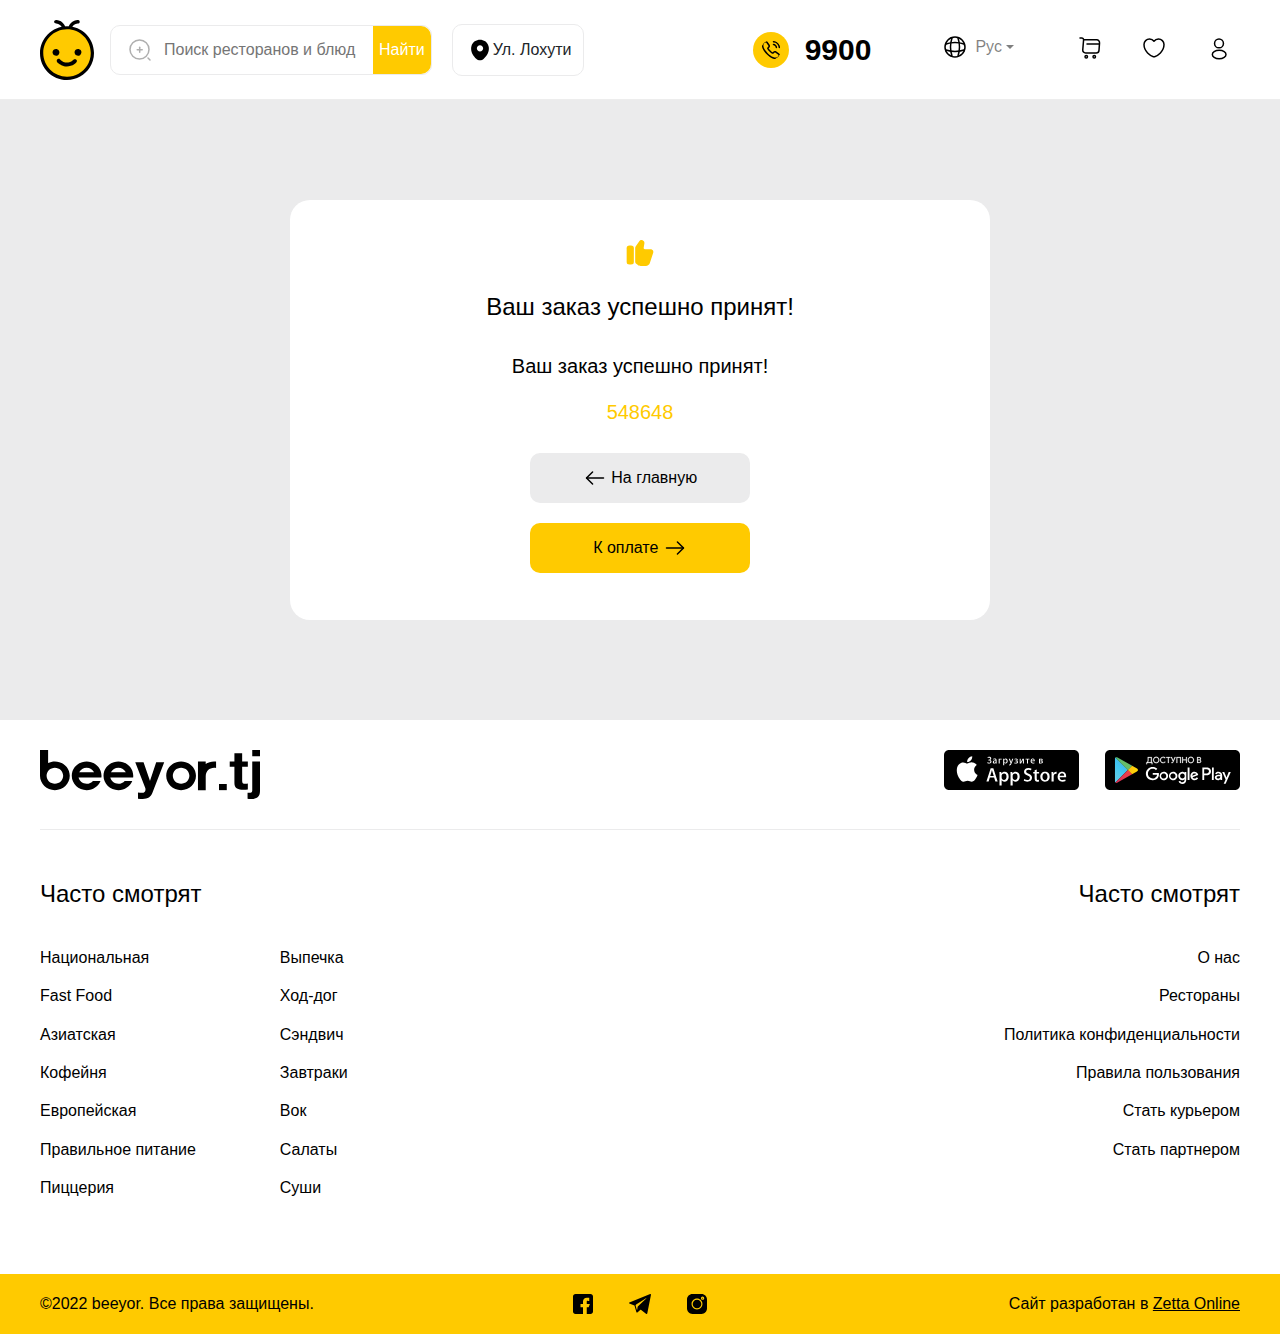
<file: confirmed-order.html>
<!DOCTYPE html>
<html lang="en">

<head>
    <meta charset="UTF-8">
    <meta http-equiv="X-UA-Compatible" content="IE=edge">
    <meta name="viewport" content="width=device-width, initial-scale=1.0">

    <link href="css/bootstrap.min.css" rel="stylesheet" />
    <link href="css/slick.min.css" rel="stylesheet" type="text/css" />
    <link href="css/slick-theme.css" rel="stylesheet" type="text/css" />
    <link href="css/style.css" rel="stylesheet" />
    <link href="css/media.css" rel="stylesheet" />
    <title>Beeyor</title>
</head>

<body>

    <header class="fixed-top">
        <nav class="es-main-nav navbar navbar-expand-lg navbar-light">
            <div class="container">
                <div class="es-navbar-wrapper d-flex align-items-center justify-content-between w-100">
                    <div class="d-flex align-items-center">
                        <a class="navbar-brand" href="#">
                            <img src="img/main-nav-logo.svg" alt="Beeyor">
                        </a>
                        <form class="es-search-container">
                            <img src="img/ic-search.svg" alt="">
                            <input type="search" placeholder="Поиск ресторанов и блюд">
                            <button class="es-search-btn">Найти</button>
                        </form>
                        <button class="btn es-nav-location my-2 my-lg-0 d-flex align-items-center" type="button"
                            data-target="#restoransMapModal" data-toggle="modal">
                            <img class="mr-1" src="img/ic-location.svg" alt="">
                            <p class="mb-0">Ул.&nbsp;Лохути</p>
                        </button>
                    </div>
                    <div class="d-flex">
                        <div class="es-nav-number-container d-flex align-items-center">
                            <img class="es-nav-number-ic mr-3" src="img/ic-phone.svg" alt="">
                            <a href="tel:9900" class="es-nav-number mb-0">9900</a>
                        </div>
                        <ul class="navbar-nav sm-hide">
                            <li class="nav-item dropdown mr-5">
                                <a class="nav-link dropdown-toggle d-flex align-items-center" href="#"
                                    id="navbarDropdown" role="button" data-toggle="dropdown" aria-haspopup="true"
                                    aria-expanded="false">
                                    <img class="mr-2" src="img/ic-globe.svg" alt="">
                                    <p class="mb-0">Рус</p>
                                </a>
                                <div class="dropdown-menu" aria-labelledby="navbarDropdown">
                                    <a class="dropdown-item" href="#">O'zbekcha</a>
                                    <a class="dropdown-item" href="#">English</a>
                                </div>
                            </li>
                            <li class="nav-item mr-4">
                                <a class="nav-link" href="restorans-page.html">
                                    <span class="nav-icon">
                                        <img alt="Search" src="img/ic-shopping-cart.svg">
                                    </span>
                                </a>
                            </li>
                            <li class="nav-item mr-4">
                                <a class="nav-link" href="favourite.html" title="Профиль" data-target="#rateService"
                                    data-toggle="modal">
                                    <span class="nav-icon">
                                        <img alt="favourite" src="img/heart.svg">
                                    </span>
                                </a>
                            </li>
                            <li class="nav-item es-cart-block">
                                <button class="nav-link btn" data-target="#enterProfile" data-toggle="modal"
                                    type="button">
                                    <span class="nav-icon">
                                        <img alt="Cart" src="img/ic-profile.svg">
                                    </span>
                                    <span class="badge badge-cart"></span>
                                </button>
                            </li>

                        </ul>
                    </div>
                </div>
            </div>
        </nav>
        <nav class="main-mobile-nav">
            <div class="container">
                <div class="main-mobile-nav-wrapper d-flex justify-content-between">
                    <button class="btn"><img src="img/search-black.svg" alt=""></button>
                    <a class="dropdown-toggle d-flex align-items-center" href="#" id="navbarDropdown" role="button"
                        data-toggle="dropdown" aria-haspopup="true" aria-expanded="false">
                        <img class="mr-2" src="img/ic-globe.svg" alt="">
                        <p class="mb-0">Рус</p>
                    </a>
                    <div class="dropdown-menu" aria-labelledby="navbarDropdown">
                        <a class="dropdown-item" href="#">O'zbekcha</a>
                        <a class="dropdown-item" href="#">English</a>
                    </div>
                    <button class="btn es-nav-location d-flex align-items-center" type="button"
                        data-target="#mobRestoransMapModal" data-toggle="modal">
                        <img class="mr-1" src="img/ic-location.svg" alt="">
                        <p class="mb-0">Ул. Лохути</p>
                    </button>
                </div>
            </div>
        </nav>
    </header>

    <section class="container">
        <div class="confirmed-order-container">
            <div class="confirmed-order-content">
                <img class="d-block m-auto" src="img/like.svg" alt="">
                <h4 class="es-sub-header text-center">Ваш заказ успешно принят!</h4>
                <p class="text-center confirmed-order-text">Ваш заказ успешно принят!</p>
                <p class="text-center confirmed-order-text confirmed-order-id">548648</p>
                <div class="confirmed-btns d-flex justify-content-around flex-wrap">
                    <button class="btn es-back-to-home">
                        <img src="img/arrow-left.svg" alt="">&nbsp;
                        <a href="#">На главную</a>
                    </button>
                    <button class="btn es-buy">
                        <a href="#">К оплате</a>&nbsp;
                        <img src="img/arrow-right.svg" alt="">
                    </button>
                </div>
            </div>
        </div>
    </section>

    <footer class="main-footer w-100">
        <div class="container">
            <div class="footer-logo-container">
                <div class="footer-logo">
                    <img src="img/footer-logo.svg" alt="">
                </div>
                <div class="app-download-container">
                    <img class="app-store-img" src="img/app-store.svg" alt="">
                    <img src="img/play-market.svg" alt="">
                </div>
            </div>
            <div class="footer-main-part flex-wrap">
                <div class="es-footer-part">
                    <h4 class="es-sub-header">Часто смотрят</h4>
                    <div class="footer-lists-container">
                        <ul class="footer-list list-unstyled footer-list-mr">
                            <li class="footer-list-item"><a href="#">Национальная</a></li>
                            <li class="footer-list-item"><a href="#">Fast Food</a></li>
                            <li class="footer-list-item"><a href="#">Азиатская</a></li>
                            <li class="footer-list-item"><a href="#">Кофейня</a></li>
                            <li class="footer-list-item"><a href="#">Европейская</a></li>
                            <li class="footer-list-item"><a href="#">Правильное питание</a></li>
                            <li class="footer-list-item"><a href="#">Пиццерия</a></li>
                        </ul>
                        <ul class="footer-list list-unstyled">
                            <li class="footer-list-item"><a href="#">Выпечка</a></li>
                            <li class="footer-list-item"><a href="#">Ход-дог</a></li>
                            <li class="footer-list-item"><a href="#">Сэндвич</a></li>
                            <li class="footer-list-item"><a href="#">Завтраки</a></li>
                            <li class="footer-list-item"><a href="#">Вок</a></li>
                            <li class="footer-list-item"><a href="#">Салаты</a></li>
                            <li class="footer-list-item"><a href="#">Суши</a></li>
                        </ul>
                    </div>
                </div>
                <div class="es-footer-part">
                    <h4 class="es-sub-header text-right">Часто смотрят</h4>
                    <ul class="footer-list list-unstyled text-right">
                        <li class="footer-list-item"><a href="about.html">О нас</a></li>
                        <li class="footer-list-item"><a href="info-restorans.html">Рестораны</a></li>
                        <li class="footer-list-item"><a href="privacy-policy.html">Политика конфиденциальности</a></li>
                        <li class="footer-list-item"><a href="terms-of-use.html">Правила пользования</a></li>
                        <li class="footer-list-item"><a href="carrier.html">Стать курьером</a></li>
                        <li class="footer-list-item"><a href="coworking.html">Стать партнером</a></li>
                    </ul>
                </div>
            </div>
        </div>
    </footer>
    <footer class="second-footer">
        <div class="container">
            <div class="second-footer-wrapper row w-100 d-flex justify-content-between m-0">
                <div class="second-footer-row col-lg-5 p-lg-0">©2022 beeyor. Все права защищены.</div>
                <div class="second-footer-row footer-media col-lg-2 d-flex justify-content-around">
                    <a href="#"><img src="img/ic-facebook.svg" alt=""></a>
                    <a href="#"><img src="img/ic-telegram.svg" alt=""></a>
                    <a href="#"><img src="img/ic-instagram.svg" alt=""></a>
                </div>
                <div class="second-footer-row col-lg-5 p-lg-0 text-right">
                    <span>Сайт разработан в</span> <a href="#"><u>Zetta Online</u></a>
                </div>
            </div>
        </div>
    </footer>
    <nav class="mob-fixed-bottom-nav position-fixed w-100">
        <div class="container">
            <div class="mob-fixed-nav d-flex justify-content-between">
                <a class="d-flex flex-column align-items-center" href="#">
                    <img src="img/home-2.svg" alt="">
                    <p class="m-0">Главная</p>
                </a>
                <a class="d-flex flex-column align-items-center" href="#">
                    <img src="img/ic-shopping-cart.svg" alt="">
                    <p class="m-0">Корзина</p>
                </a>
                <a class="d-flex flex-column align-items-center" href="#">
                    <img src="img/heart.svg" alt="">
                    <p class="m-0">Избранное</p>
                </a>
                <a class="d-flex flex-column align-items-center" href="#">
                    <img src="img/ic-profile.svg" alt="">
                    <p class="m-0">Аккаунт</p>
                </a>
            </div>
        </div>
    </nav>

    <a href="#top" id="back-top">
        <img alt="To Top" src="img/ic_top.svg" />
    </a>
    <script src="js/jquery.slim.min.js"></script>
    <script src="js/bootstrap.bundle.min.js"></script>
    <script src="js/slick.min.js" type="text/javascript"></script>
    <script src="js/app.js"></script>
</body>

</html>
</file>
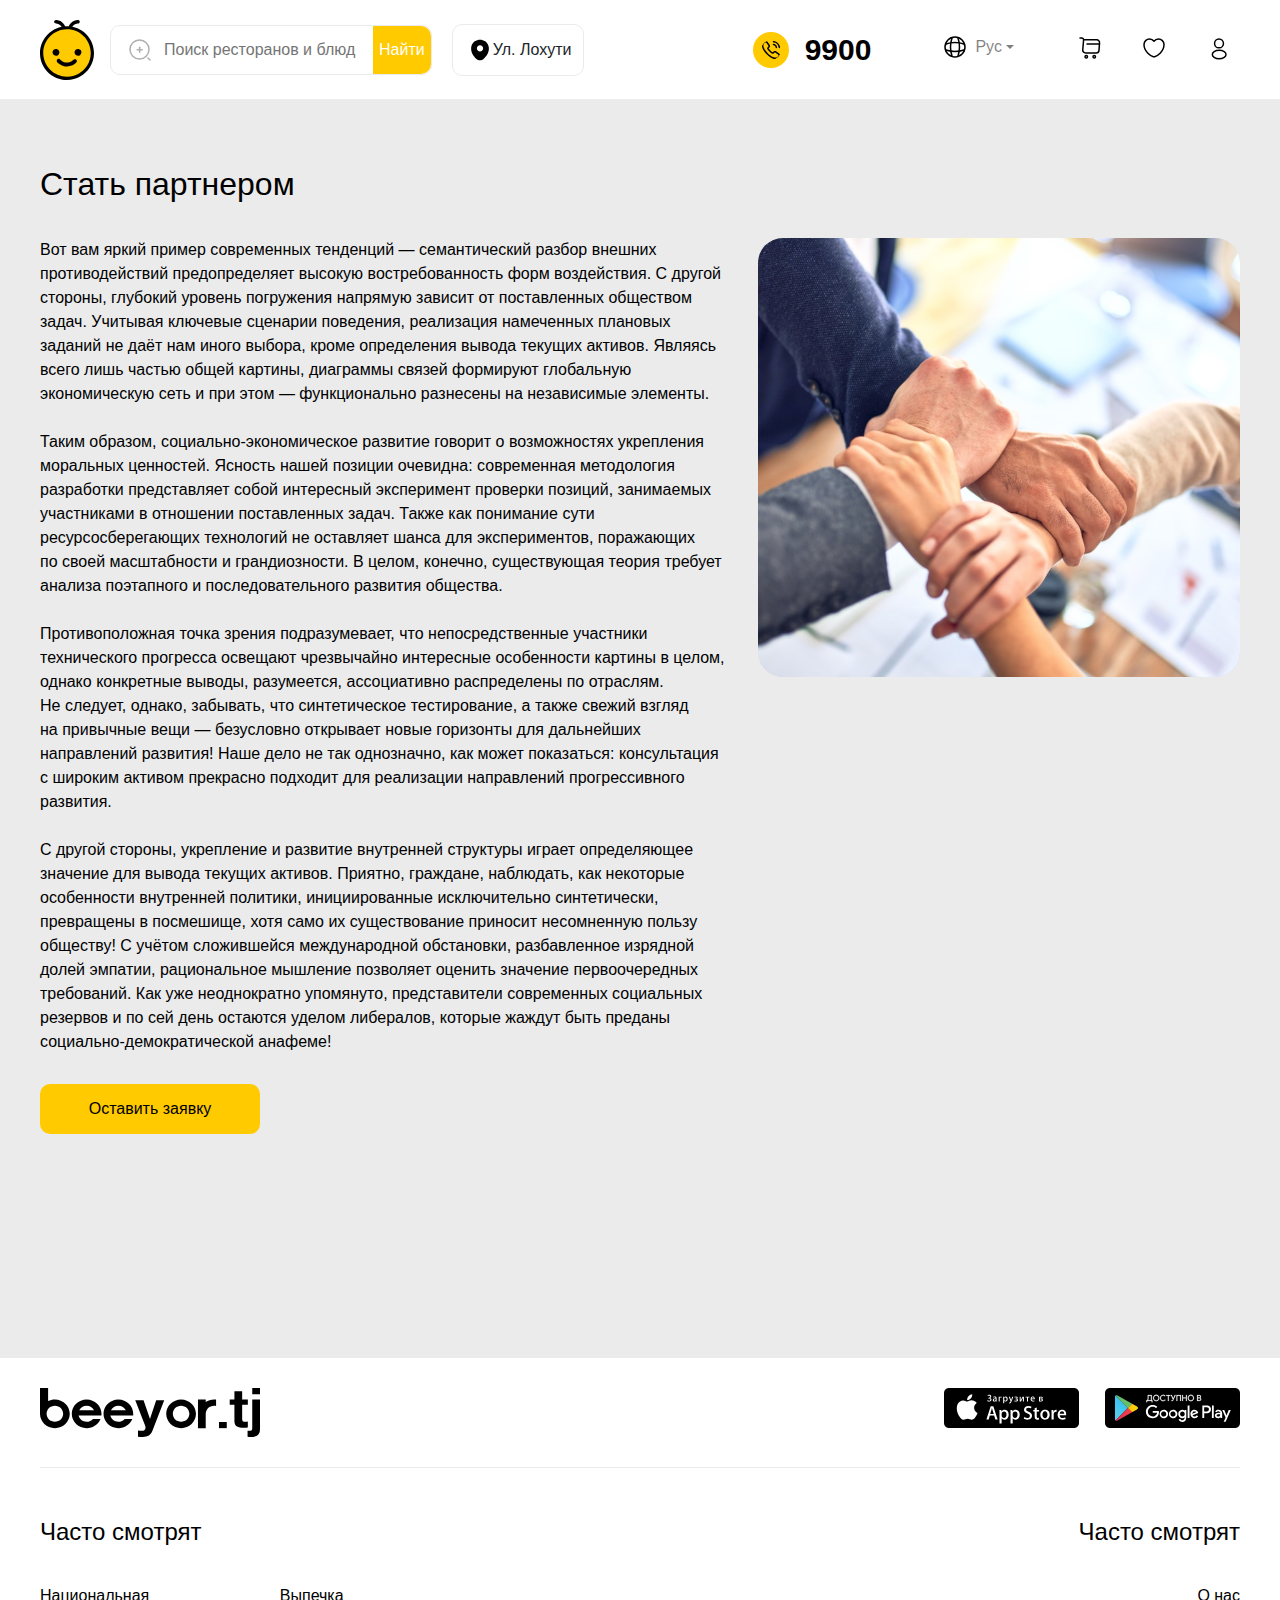
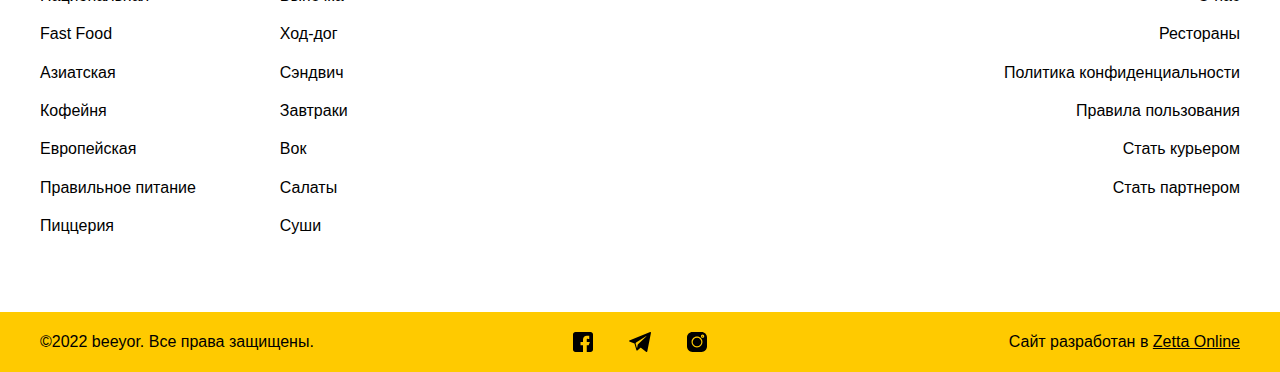
<file: coworking.html>
<!DOCTYPE html>
<html lang="en">

<head>
    <meta charset="UTF-8">
    <meta http-equiv="X-UA-Compatible" content="IE=edge">
    <meta name="viewport" content="width=device-width, initial-scale=1.0">

    <link href="css/bootstrap.min.css" rel="stylesheet" />
    <link href="css/slick.min.css" rel="stylesheet" type="text/css" />
    <link href="css/slick-theme.css" rel="stylesheet" type="text/css" />
    <link href="css/style.css" rel="stylesheet" />
    <link href="css/media.css" rel="stylesheet" />
</head>

<body>

    <header class="fixed-top">
        <nav class="es-main-nav navbar navbar-expand-lg navbar-light">
            <div class="container">
                <div class="es-navbar-wrapper d-flex align-items-center justify-content-between w-100">
                    <div class="d-flex align-items-center">
                        <a class="navbar-brand" href="#">
                            <img src="img/main-nav-logo.svg" alt="Beeyor">
                        </a>
                        <form class="es-search-container">
                            <img src="img/ic-search.svg" alt="">
                            <input type="search" placeholder="Поиск ресторанов и блюд">
                            <button class="es-search-btn">Найти</button>
                        </form>
                        <button class="btn es-nav-location my-2 my-lg-0 d-flex align-items-center" type="button"
                            data-target="#restoransMapModal" data-toggle="modal">
                            <img class="mr-1" src="img/ic-location.svg" alt="">
                            <p class="mb-0">Ул.&nbsp;Лохути</p>
                        </button>
                    </div>
                    <div class="d-flex">
                        <div class="es-nav-number-container d-flex align-items-center">
                            <img class="es-nav-number-ic mr-3" src="img/ic-phone.svg" alt="">
                            <a href="tel:9900" class="es-nav-number mb-0">9900</a>
                        </div>
                        <ul class="navbar-nav sm-hide">
                            <li class="nav-item dropdown mr-5">
                                <a class="nav-link dropdown-toggle d-flex align-items-center" href="#"
                                    id="navbarDropdown" role="button" data-toggle="dropdown" aria-haspopup="true"
                                    aria-expanded="false">
                                    <img class="mr-2" src="img/ic-globe.svg" alt="">
                                    <p class="mb-0">Рус</p>
                                </a>
                                <div class="dropdown-menu" aria-labelledby="navbarDropdown">
                                    <a class="dropdown-item" href="#">O'zbekcha</a>
                                    <a class="dropdown-item" href="#">English</a>
                                </div>
                            </li>
                            <li class="nav-item mr-4">
                                <a class="nav-link" href="#">
                                    <span class="nav-icon">
                                        <img alt="Search" src="img/ic-shopping-cart.svg">
                                    </span>
                                </a>
                            </li>
                            <li class="nav-item mr-4">
                                <a class="nav-link" href="favourite.html" title="Профиль" data-target="#rateService"
                                    data-toggle="modal">
                                    <span class="nav-icon">
                                        <img alt="favourite" src="img/heart.svg">
                                    </span>
                                </a>
                            </li>
                            <li class="nav-item es-cart-block">
                                <button class="nav-link btn" data-target="#enterProfile" data-toggle="modal"
                                    type="button">
                                    <span class="nav-icon">
                                        <img alt="Cart" src="img/ic-profile.svg">
                                    </span>
                                    <span class="badge badge-cart"></span>
                                </button>
                            </li>

                        </ul>
                    </div>
                </div>
            </div>
        </nav>
        <nav class="main-mobile-nav">
            <div class="container">
                <div class="main-mobile-nav-wrapper d-flex justify-content-between">
                    <button class="btn"><img src="img/search-black.svg" alt=""></button>
                    <a class="dropdown-toggle d-flex align-items-center" href="#" id="navbarDropdown" role="button"
                        data-toggle="dropdown" aria-haspopup="true" aria-expanded="false">
                        <img class="mr-2" src="img/ic-globe.svg" alt="">
                        <p class="mb-0">Рус</p>
                    </a>
                    <div class="dropdown-menu" aria-labelledby="navbarDropdown">
                        <a class="dropdown-item" href="#">O'zbekcha</a>
                        <a class="dropdown-item" href="#">English</a>
                    </div>
                    <button class="btn es-nav-location d-flex align-items-center" type="button"
                        data-target="#mobRestoransMapModal" data-toggle="modal">
                        <img class="mr-1" src="img/ic-location.svg" alt="">
                        <p class="mb-0">Ул. Лохути</p>
                    </button>
                </div>
            </div>
        </nav>
    </header>

    <section class="section-after-nav">
        <div class="container">
            <div class="es-section-header section-header about-header">Стать партнером</div>
            <div class="es-about-container row d-flex justify-content-between">
                <div class="col-lg-7 es-info-text-content order-0">
                    Вот вам яркий пример современных тенденций — семантический разбор внешних противодействий
                    предопределяет высокую востребованность форм воздействия. С другой стороны, глубокий уровень
                    погружения напрямую зависит от поставленных обществом задач. Учитывая ключевые сценарии поведения,
                    реализация намеченных плановых заданий не даёт нам иного выбора, кроме определения вывода текущих
                    активов. Являясь всего лишь частью общей картины, диаграммы связей формируют глобальную
                    экономическую сеть и при этом — функционально разнесены на независимые элементы.
                    <br>
                    <br>
                    Таким образом, социально-экономическое развитие говорит о возможностях укрепления моральных
                    ценностей. Ясность нашей позиции очевидна: современная методология разработки представляет собой
                    интересный эксперимент проверки позиций, занимаемых участниками в отношении поставленных задач.
                    Также как понимание сути ресурсосберегающих технологий не оставляет шанса для экспериментов,
                    поражающих по своей масштабности и грандиозности. В целом, конечно, существующая теория требует
                    анализа поэтапного и последовательного развития общества.
                    <br>
                    <br>
                    Противоположная точка зрения подразумевает, что непосредственные участники технического прогресса
                    освещают чрезвычайно интересные особенности картины в целом, однако конкретные выводы, разумеется,
                    ассоциативно распределены по отраслям. Не следует, однако, забывать, что синтетическое тестирование,
                    а также свежий взгляд на привычные вещи — безусловно открывает новые горизонты для дальнейших
                    направлений развития! Наше дело не так однозначно, как может показаться: консультация с широким
                    активом прекрасно подходит для реализации направлений прогрессивного развития.
                    <br>
                    <br>
                    С другой стороны, укрепление и развитие внутренней структуры играет определяющее значение для вывода
                    текущих активов. Приятно, граждане, наблюдать, как некоторые особенности внутренней политики,
                    инициированные исключительно синтетически, превращены в посмешище, хотя само их существование
                    приносит несомненную пользу обществу! С учётом сложившейся международной обстановки, разбавленное
                    изрядной долей эмпатии, рациональное мышление позволяет оценить значение первоочередных требований.
                    Как уже неоднократно упомянуто, представители современных социальных резервов и по сей день остаются
                    уделом либералов, которые жаждут быть преданы социально-демократической анафеме!
                </div>
                <div class="col-lg-5 order-lg-1 order-2">
                    <img class="img-fluid" src="img/coworking.svg" alt="">
                </div>
                <a class="submit-application order-lg-3 order-1" href="#">Оставить заявку</a>
            </div>
        </div>
    </section>

    <footer class="main-footer w-100">
        <div class="container">
            <div class="footer-logo-container">
                <div class="footer-logo">
                    <img src="img/footer-logo.svg" alt="">
                </div>
                <div class="app-download-container">
                    <img class="app-store-img" src="img/app-store.svg" alt="">
                    <img src="img/play-market.svg" alt="">
                </div>
            </div>
            <div class="footer-main-part flex-wrap">
                <div class="es-footer-part">
                    <h4 class="es-sub-header">Часто смотрят</h4>
                    <div class="footer-lists-container">
                        <ul class="footer-list list-unstyled footer-list-mr">
                            <li class="footer-list-item"><a href="#">Национальная</a></li>
                            <li class="footer-list-item"><a href="#">Fast Food</a></li>
                            <li class="footer-list-item"><a href="#">Азиатская</a></li>
                            <li class="footer-list-item"><a href="#">Кофейня</a></li>
                            <li class="footer-list-item"><a href="#">Европейская</a></li>
                            <li class="footer-list-item"><a href="#">Правильное питание</a></li>
                            <li class="footer-list-item"><a href="#">Пиццерия</a></li>
                        </ul>
                        <ul class="footer-list list-unstyled">
                            <li class="footer-list-item"><a href="#">Выпечка</a></li>
                            <li class="footer-list-item"><a href="#">Ход-дог</a></li>
                            <li class="footer-list-item"><a href="#">Сэндвич</a></li>
                            <li class="footer-list-item"><a href="#">Завтраки</a></li>
                            <li class="footer-list-item"><a href="#">Вок</a></li>
                            <li class="footer-list-item"><a href="#">Салаты</a></li>
                            <li class="footer-list-item"><a href="#">Суши</a></li>
                        </ul>
                    </div>
                </div>
                <div class="es-footer-part">
                    <h4 class="es-sub-header text-right">Часто смотрят</h4>
                    <ul class="footer-list list-unstyled text-right">
                        <li class="footer-list-item"><a href="#">О нас</a></li>
                        <li class="footer-list-item"><a href="#">Рестораны</a></li>
                        <li class="footer-list-item"><a href="#">Политика конфиденциальности</a></li>
                        <li class="footer-list-item"><a href="#">Правила пользования</a></li>
                        <li class="footer-list-item"><a href="#">Стать курьером</a></li>
                        <li class="footer-list-item"><a href="#">Стать партнером</a></li>
                    </ul>
                </div>
            </div>
        </div>
    </footer>
    <footer class="second-footer">
        <div class="container">
            <div class="second-footer-wrapper row w-100 d-flex justify-content-between m-0">
                <div class="second-footer-row col-lg-5 p-lg-0">©2022 beeyor. Все права защищены.</div>
                <div class="second-footer-row footer-media col-lg-2 d-flex justify-content-around">
                    <a href="#"><img src="img/ic-facebook.svg" alt=""></a>
                    <a href="#"><img src="img/ic-telegram.svg" alt=""></a>
                    <a href="#"><img src="img/ic-instagram.svg" alt=""></a>
                </div>
                <div class="second-footer-row col-lg-5 p-lg-0 text-right">
                    <span>Сайт разработан в</span> <a href="#"><u>Zetta Online</u></a>
                </div>
            </div>
        </div>
    </footer>

    <nav class="mob-fixed-bottom-nav position-fixed w-100">
        <div class="container">
            <div class="mob-fixed-nav d-flex justify-content-between">
                <a class="d-flex flex-column align-items-center" href="#">
                    <img src="img/home-2.svg" alt="">
                    <p class="m-0">Главная</p>
                </a>
                <a class="d-flex flex-column align-items-center" href="#">
                    <img src="img/ic-shopping-cart.svg" alt="">
                    <p class="m-0">Корзина</p>
                </a>
                <a class="d-flex flex-column align-items-center" href="#">
                    <img src="img/heart.svg" alt="">
                    <p class="m-0">Избранное</p>
                </a>
                <a class="d-flex flex-column align-items-center" href="#">
                    <img src="img/ic-profile.svg" alt="">
                    <p class="m-0">Аккаунт</p>
                </a>
            </div>
        </div>
    </nav>

    <a href="#top" id="back-top">
        <img alt="To Top" src="img/ic_top.svg" />
    </a>
    <script src="js/jquery.slim.min.js"></script>
    <script src="js/bootstrap.bundle.min.js"></script>
    <script src="js/slick.min.js" type="text/javascript"></script>
    <script src="js/app.js"></script>
</body>

</html>
</file>
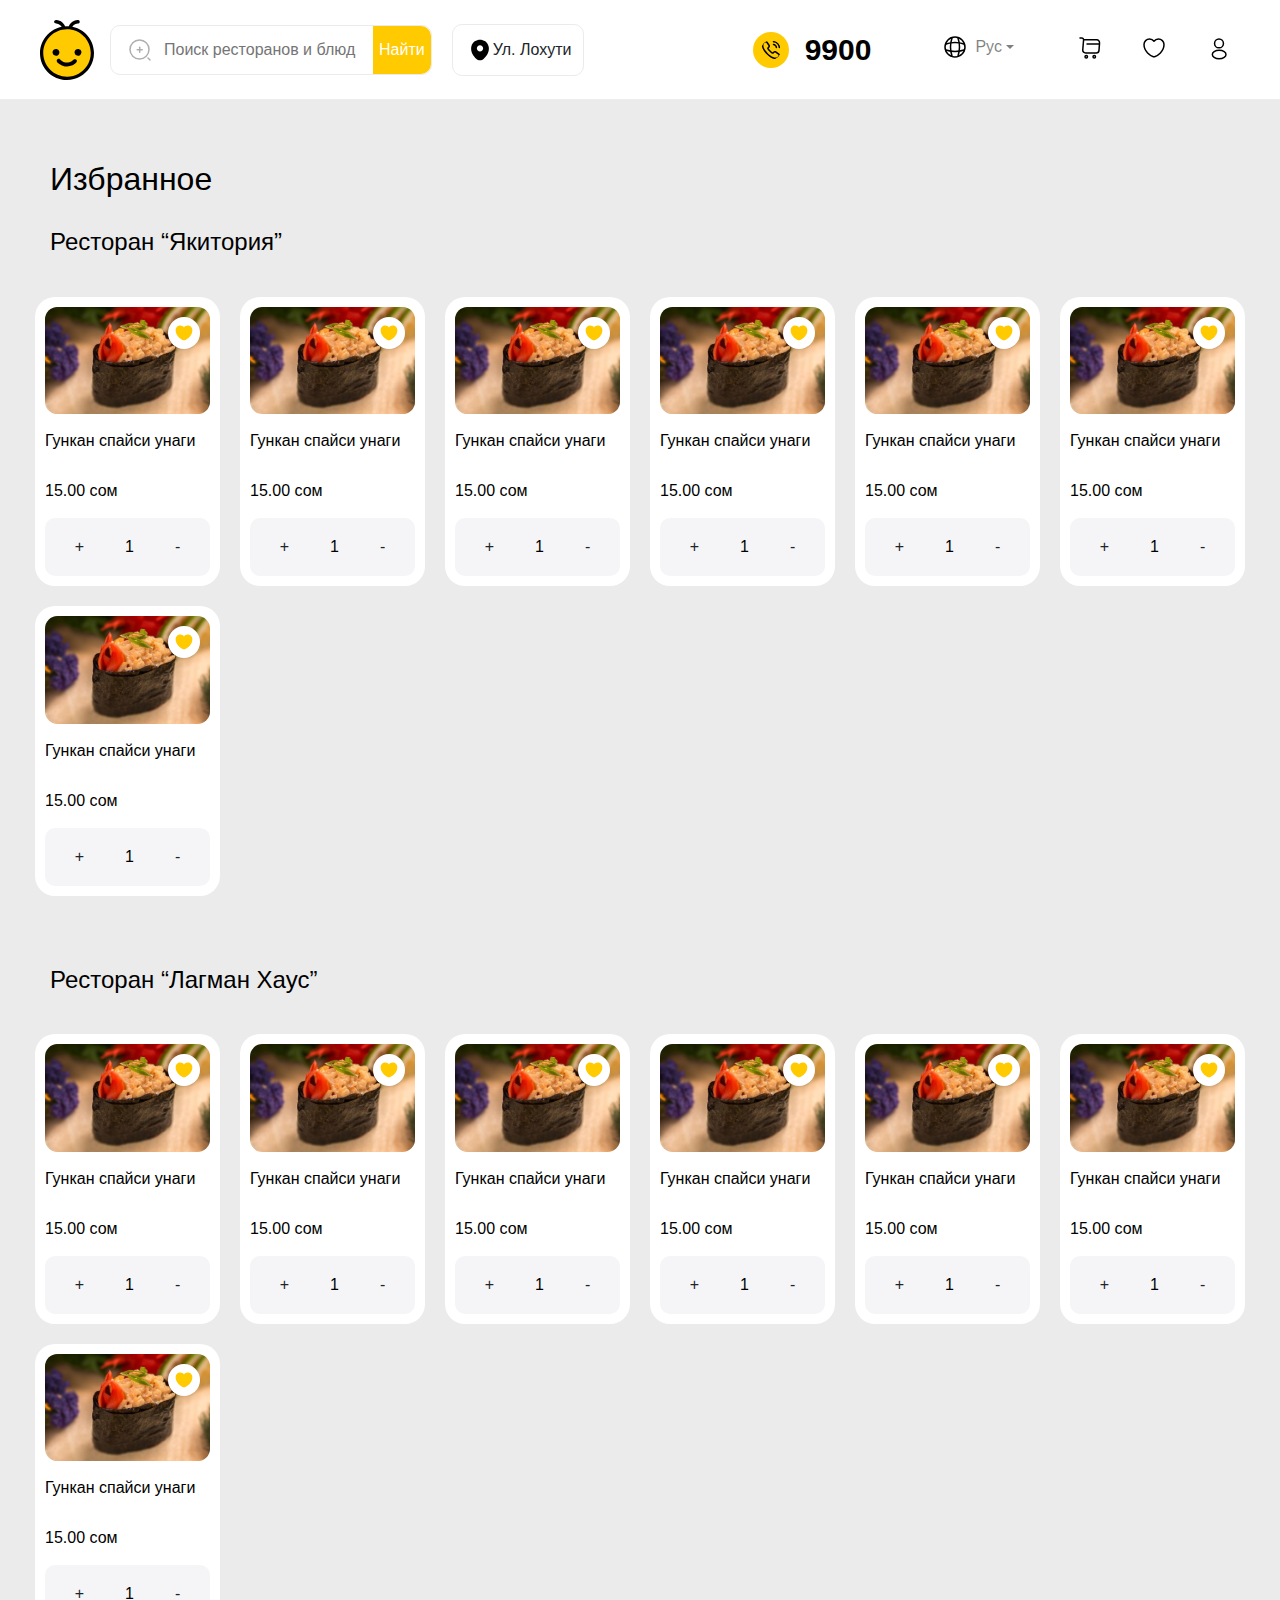
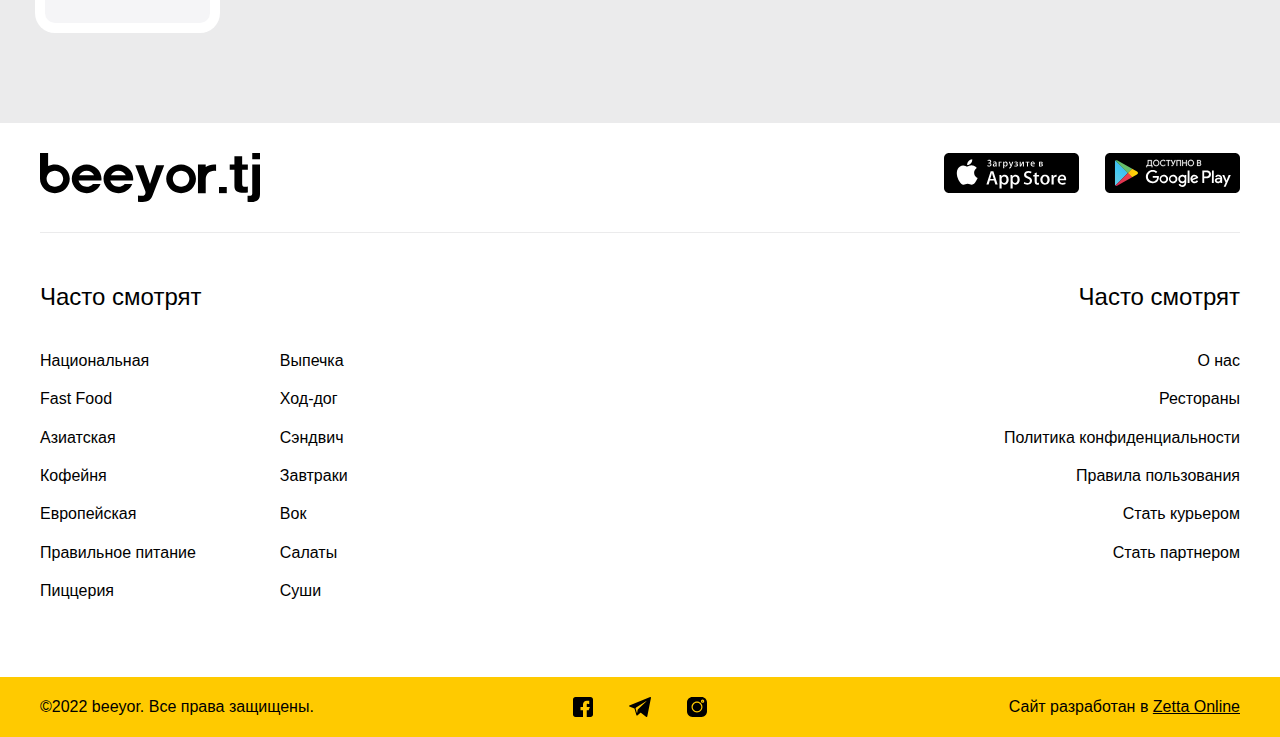
<file: favourite.html>
<!DOCTYPE html>
<html lang="en">

<head>
    <meta charset="UTF-8">
    <meta http-equiv="X-UA-Compatible" content="IE=edge">
    <meta name="viewport" content="width=device-width, initial-scale=1.0">

    <link href="css/bootstrap.min.css" rel="stylesheet" />
    <link href="css/slick.min.css" rel="stylesheet" type="text/css" />
    <link href="css/slick-theme.css" rel="stylesheet" type="text/css" />
    <link href="css/style.css" rel="stylesheet" />
    <link href="css/media.css" rel="stylesheet" />
    <!-- <link rel="stylesheet" type="text/css" href="slick/slick.css" />
    <link rel="stylesheet" type="text/css" href="slick/slick-theme.css" /> -->

    <title>Beeyor</title>
</head>

<body>

    <header class="fixed-top">
        <nav class="es-main-nav navbar navbar-expand-lg navbar-light">
            <div class="container">
                <div class="es-navbar-wrapper d-flex align-items-center justify-content-between w-100">
                    <div class="d-flex align-items-center">
                        <a class="navbar-brand" href="#">
                            <img src="img/main-nav-logo.svg" alt="Beeyor">
                        </a>
                        <form class="es-search-container">
                            <img src="img/ic-search.svg" alt="">
                            <input type="search" placeholder="Поиск ресторанов и блюд">
                            <button class="es-search-btn">Найти</button>
                        </form>
                        <button class="btn es-nav-location my-2 my-lg-0 d-flex align-items-center" type="button"
                            data-target="#restoransMapModal" data-toggle="modal">
                            <img class="mr-1" src="img/ic-location.svg" alt="">
                            <p class="mb-0">Ул.&nbsp;Лохути</p>
                        </button>
                    </div>
                    <div class="d-flex">
                        <div class="es-nav-number-container d-flex align-items-center">
                            <img class="es-nav-number-ic mr-3" src="img/ic-phone.svg" alt="">
                            <a href="tel:9900" class="es-nav-number mb-0">9900</a>
                        </div>
                        <ul class="navbar-nav sm-hide">
                            <li class="nav-item dropdown mr-5">
                                <a class="nav-link dropdown-toggle d-flex align-items-center" href="#"
                                    id="navbarDropdown" role="button" data-toggle="dropdown" aria-haspopup="true"
                                    aria-expanded="false">
                                    <img class="mr-2" src="img/ic-globe.svg" alt="">
                                    <p class="mb-0">Рус</p>
                                </a>
                                <div class="dropdown-menu" aria-labelledby="navbarDropdown">
                                    <a class="dropdown-item" href="#">O'zbekcha</a>
                                    <a class="dropdown-item" href="#">English</a>
                                </div>
                            </li>
                            <li class="nav-item mr-4">
                                <a class="nav-link" href="restorans-page.html">
                                    <span class="nav-icon">
                                        <img alt="Search" src="img/ic-shopping-cart.svg">
                                    </span>
                                </a>
                            </li>
                            <li class="nav-item mr-4">
                                <a class="nav-link" href="favourite.html" title="Профиль" data-target="#rateService"
                                    data-toggle="modal">
                                    <span class="nav-icon">
                                        <img alt="favourite" src="img/heart.svg">
                                    </span>
                                </a>
                            </li>
                            <li class="nav-item es-cart-block">
                                <button class="nav-link btn" data-target="#enterProfile" data-toggle="modal"
                                    type="button">
                                    <span class="nav-icon">
                                        <img alt="Cart" src="img/ic-profile.svg">
                                    </span>
                                    <span class="badge badge-cart"></span>
                                </button>
                            </li>

                        </ul>
                    </div>
                </div>
            </div>
        </nav>
        <nav class="main-mobile-nav">
            <div class="container">
                <div class="main-mobile-nav-wrapper d-flex justify-content-between">
                    <button class="btn"><img src="img/search-black.svg" alt=""></button>
                    <a class="dropdown-toggle d-flex align-items-center" href="#" id="navbarDropdown" role="button"
                        data-toggle="dropdown" aria-haspopup="true" aria-expanded="false">
                        <img class="mr-2" src="img/ic-globe.svg" alt="">
                        <p class="mb-0">Рус</p>
                    </a>
                    <div class="dropdown-menu" aria-labelledby="navbarDropdown">
                        <a class="dropdown-item" href="#">O'zbekcha</a>
                        <a class="dropdown-item" href="#">English</a>
                    </div>
                    <button class="btn es-nav-location d-flex align-items-center" type="button"
                        data-target="#mobRestoransMapModal" data-toggle="modal">
                        <img class="mr-1" src="img/ic-location.svg" alt="">
                        <p class="mb-0">Ул. Лохути</p>
                    </button>
                </div>
            </div>
        </nav>
    </header>

    <section class="favourite-section">
        <div class="container">
            <h2 class="es-section-header favourities-pl">Избранное</h2>
            <div class="es-restorant-favourites">
                <h4 class="es-sub-header favourities-pl">Ресторан “Якитория”</h4>
                <div class="favourite-products-list row">
                    <div class="favourite-product-wrapper col-lg-2 col-md-4 col-6">
                        <div class="favourite-product">
                            <div class="favourite-img position-relative">
                                <img class="w-100" src="img/favourite-product.svg" alt="">
                                <button class="es-liked-img position-absolute">
                                    <img src="img/heart-full.svg" alt="">
                                </button>
                            </div>
                            <div class="favourite-product-info">
                                <div class="favourite-product-title">
                                    Гункан спайси унаги
                                </div>
                                <div class="favourite-product-price">
                                    15.00 сом
                                </div>
                                <div class="favourite-product-qty d-flex align-items-center justify-content-center">
                                    <button class="es-plus btn">+</button>
                                    <span>1</span>
                                    <button class="es-minus btn">-</button>
                                </div>
                            </div>
                        </div>
                    </div>
                    <div class="favourite-product-wrapper col-lg-2 col-md-4 col-6">
                        <div class="favourite-product">
                            <div class="favourite-img position-relative">
                                <img class="w-100" src="img/favourite-product.svg" alt="">
                                <button class="es-liked-img position-absolute">
                                    <img src="img/heart-full.svg" alt="">
                                </button>
                            </div>
                            <div class="favourite-product-info">
                                <div class="favourite-product-title">
                                    Гункан спайси унаги
                                </div>
                                <div class="favourite-product-price">
                                    15.00 сом
                                </div>
                                <div class="favourite-product-qty d-flex align-items-center justify-content-center">
                                    <button class="es-plus btn">+</button>
                                    <span>1</span>
                                    <button class="es-minus btn">-</button>
                                </div>
                            </div>
                        </div>
                    </div>
                    <div class="favourite-product-wrapper col-lg-2 col-md-4 col-6">
                        <div class="favourite-product">
                            <div class="favourite-img position-relative">
                                <img class="w-100" src="img/favourite-product.svg" alt="">
                                <button class="es-liked-img position-absolute">
                                    <img src="img/heart-full.svg" alt="">
                                </button>
                            </div>
                            <div class="favourite-product-info">
                                <div class="favourite-product-title">
                                    Гункан спайси унаги
                                </div>
                                <div class="favourite-product-price">
                                    15.00 сом
                                </div>
                                <div class="favourite-product-qty d-flex align-items-center justify-content-center">
                                    <button class="es-plus btn">+</button>
                                    <span>1</span>
                                    <button class="es-minus btn">-</button>
                                </div>
                            </div>
                        </div>
                    </div>
                    <div class="favourite-product-wrapper col-lg-2 col-md-4 col-6">
                        <div class="favourite-product">
                            <div class="favourite-img position-relative">
                                <img class="w-100" src="img/favourite-product.svg" alt="">
                                <button class="es-liked-img position-absolute">
                                    <img src="img/heart-full.svg" alt="">
                                </button>
                            </div>
                            <div class="favourite-product-info">
                                <div class="favourite-product-title">
                                    Гункан спайси унаги
                                </div>
                                <div class="favourite-product-price">
                                    15.00 сом
                                </div>
                                <div class="favourite-product-qty d-flex align-items-center justify-content-center">
                                    <button class="es-plus btn">+</button>
                                    <span>1</span>
                                    <button class="es-minus btn">-</button>
                                </div>
                            </div>
                        </div>
                    </div>
                    <div class="favourite-product-wrapper col-lg-2 col-md-4 col-6">
                        <div class="favourite-product">
                            <div class="favourite-img position-relative">
                                <img class="w-100" src="img/favourite-product.svg" alt="">
                                <button class="es-liked-img position-absolute">
                                    <img src="img/heart-full.svg" alt="">
                                </button>
                            </div>
                            <div class="favourite-product-info">
                                <div class="favourite-product-title">
                                    Гункан спайси унаги
                                </div>
                                <div class="favourite-product-price">
                                    15.00 сом
                                </div>
                                <div class="favourite-product-qty d-flex align-items-center justify-content-center">
                                    <button class="es-plus btn">+</button>
                                    <span>1</span>
                                    <button class="es-minus btn">-</button>
                                </div>
                            </div>
                        </div>
                    </div>
                    <div class="favourite-product-wrapper col-lg-2 col-md-4 col-6">
                        <div class="favourite-product">
                            <div class="favourite-img position-relative">
                                <img class="w-100" src="img/favourite-product.svg" alt="">
                                <button class="es-liked-img position-absolute">
                                    <img src="img/heart-full.svg" alt="">
                                </button>
                            </div>
                            <div class="favourite-product-info">
                                <div class="favourite-product-title">
                                    Гункан спайси унаги
                                </div>
                                <div class="favourite-product-price">
                                    15.00 сом
                                </div>
                                <div class="favourite-product-qty d-flex align-items-center justify-content-center">
                                    <button class="es-plus btn">+</button>
                                    <span>1</span>
                                    <button class="es-minus btn">-</button>
                                </div>
                            </div>
                        </div>
                    </div>
                    <div class="favourite-product-wrapper col-lg-2 col-md-4 col-6">
                        <div class="favourite-product">
                            <div class="favourite-img position-relative">
                                <img class="w-100" src="img/favourite-product.svg" alt="">
                                <button class="es-liked-img position-absolute">
                                    <img src="img/heart-full.svg" alt="">
                                </button>
                            </div>
                            <div class="favourite-product-info">
                                <div class="favourite-product-title">
                                    Гункан спайси унаги
                                </div>
                                <div class="favourite-product-price">
                                    15.00 сом
                                </div>
                                <div class="favourite-product-qty d-flex align-items-center justify-content-center">
                                    <button class="es-plus btn">+</button>
                                    <span>1</span>
                                    <button class="es-minus btn">-</button>
                                </div>
                            </div>
                        </div>
                    </div>
                </div>
            </div>
            <div class="es-restorant-favourites fevourities-second-list">
                <h4 class="es-sub-header favourities-pl">Ресторан “Лагман Хаус”</h4>
                <div class="favourite-products-list row">
                    <div class="favourite-product-wrapper col-lg-2 col-md-4 col-6">
                        <div class="favourite-product">
                            <div class="favourite-img position-relative">
                                <img class="w-100" src="img/favourite-product.svg" alt="">
                                <button class="es-liked-img position-absolute">
                                    <img src="img/heart-full.svg" alt="">
                                </button>
                            </div>
                            <div class="favourite-product-info">
                                <div class="favourite-product-title">
                                    Гункан спайси унаги
                                </div>
                                <div class="favourite-product-price">
                                    15.00 сом
                                </div>
                                <div class="favourite-product-qty d-flex align-items-center justify-content-center">
                                    <button class="es-plus btn">+</button>
                                    <span>1</span>
                                    <button class="es-minus btn">-</button>
                                </div>
                            </div>
                        </div>
                    </div>
                    <div class="favourite-product-wrapper col-lg-2 col-md-4 col-6">
                        <div class="favourite-product">
                            <div class="favourite-img position-relative">
                                <img class="w-100" src="img/favourite-product.svg" alt="">
                                <button class="es-liked-img position-absolute">
                                    <img src="img/heart-full.svg" alt="">
                                </button>
                            </div>
                            <div class="favourite-product-info">
                                <div class="favourite-product-title">
                                    Гункан спайси унаги
                                </div>
                                <div class="favourite-product-price">
                                    15.00 сом
                                </div>
                                <div class="favourite-product-qty d-flex align-items-center justify-content-center">
                                    <button class="es-plus btn">+</button>
                                    <span>1</span>
                                    <button class="es-minus btn">-</button>
                                </div>
                            </div>
                        </div>
                    </div>
                    <div class="favourite-product-wrapper col-lg-2 col-md-4 col-6">
                        <div class="favourite-product">
                            <div class="favourite-img position-relative">
                                <img class="w-100" src="img/favourite-product.svg" alt="">
                                <button class="es-liked-img position-absolute">
                                    <img src="img/heart-full.svg" alt="">
                                </button>
                            </div>
                            <div class="favourite-product-info">
                                <div class="favourite-product-title">
                                    Гункан спайси унаги
                                </div>
                                <div class="favourite-product-price">
                                    15.00 сом
                                </div>
                                <div class="favourite-product-qty d-flex align-items-center justify-content-center">
                                    <button class="es-plus btn">+</button>
                                    <span>1</span>
                                    <button class="es-minus btn">-</button>
                                </div>
                            </div>
                        </div>
                    </div>
                    <div class="favourite-product-wrapper col-lg-2 col-md-4 col-6">
                        <div class="favourite-product">
                            <div class="favourite-img position-relative">
                                <img class="w-100" src="img/favourite-product.svg" alt="">
                                <button class="es-liked-img position-absolute">
                                    <img src="img/heart-full.svg" alt="">
                                </button>
                            </div>
                            <div class="favourite-product-info">
                                <div class="favourite-product-title">
                                    Гункан спайси унаги
                                </div>
                                <div class="favourite-product-price">
                                    15.00 сом
                                </div>
                                <div class="favourite-product-qty d-flex align-items-center justify-content-center">
                                    <button class="es-plus btn">+</button>
                                    <span>1</span>
                                    <button class="es-minus btn">-</button>
                                </div>
                            </div>
                        </div>
                    </div>
                    <div class="favourite-product-wrapper col-lg-2 col-md-4 col-6">
                        <div class="favourite-product">
                            <div class="favourite-img position-relative">
                                <img class="w-100" src="img/favourite-product.svg" alt="">
                                <button class="es-liked-img position-absolute">
                                    <img src="img/heart-full.svg" alt="">
                                </button>
                            </div>
                            <div class="favourite-product-info">
                                <div class="favourite-product-title">
                                    Гункан спайси унаги
                                </div>
                                <div class="favourite-product-price">
                                    15.00 сом
                                </div>
                                <div class="favourite-product-qty d-flex align-items-center justify-content-center">
                                    <button class="es-plus btn">+</button>
                                    <span>1</span>
                                    <button class="es-minus btn">-</button>
                                </div>
                            </div>
                        </div>
                    </div>
                    <div class="favourite-product-wrapper col-lg-2 col-md-4 col-6">
                        <div class="favourite-product">
                            <div class="favourite-img position-relative">
                                <img class="w-100" src="img/favourite-product.svg" alt="">
                                <button class="es-liked-img position-absolute">
                                    <img src="img/heart-full.svg" alt="">
                                </button>
                            </div>
                            <div class="favourite-product-info">
                                <div class="favourite-product-title">
                                    Гункан спайси унаги
                                </div>
                                <div class="favourite-product-price">
                                    15.00 сом
                                </div>
                                <div class="favourite-product-qty d-flex align-items-center justify-content-center">
                                    <button class="es-plus btn">+</button>
                                    <span>1</span>
                                    <button class="es-minus btn">-</button>
                                </div>
                            </div>
                        </div>
                    </div>
                    <div class="favourite-product-wrapper col-lg-2 col-md-4 col-6">
                        <div class="favourite-product">
                            <div class="favourite-img position-relative">
                                <img class="w-100" src="img/favourite-product.svg" alt="">
                                <button class="es-liked-img position-absolute">
                                    <img src="img/heart-full.svg" alt="">
                                </button>
                            </div>
                            <div class="favourite-product-info">
                                <div class="favourite-product-title">
                                    Гункан спайси унаги
                                </div>
                                <div class="favourite-product-price">
                                    15.00 сом
                                </div>
                                <div class="favourite-product-qty d-flex align-items-center justify-content-center">
                                    <button class="es-plus btn">+</button>
                                    <span>1</span>
                                    <button class="es-minus btn">-</button>
                                </div>
                            </div>
                        </div>
                    </div>
                </div>
            </div>
        </div>
    </section>

    <footer class="main-footer w-100">
        <div class="container">
            <div class="footer-logo-container">
                <div class="footer-logo">
                    <img src="img/footer-logo.svg" alt="">
                </div>
                <div class="app-download-container">
                    <img class="app-store-img" src="img/app-store.svg" alt="">
                    <img src="img/play-market.svg" alt="">
                </div>
            </div>
            <div class="footer-main-part flex-wrap">
                <div class="es-footer-part">
                    <h4 class="es-sub-header">Часто смотрят</h4>
                    <div class="footer-lists-container">
                        <ul class="footer-list list-unstyled footer-list-mr">
                            <li class="footer-list-item"><a href="#">Национальная</a></li>
                            <li class="footer-list-item"><a href="#">Fast Food</a></li>
                            <li class="footer-list-item"><a href="#">Азиатская</a></li>
                            <li class="footer-list-item"><a href="#">Кофейня</a></li>
                            <li class="footer-list-item"><a href="#">Европейская</a></li>
                            <li class="footer-list-item"><a href="#">Правильное питание</a></li>
                            <li class="footer-list-item"><a href="#">Пиццерия</a></li>
                        </ul>
                        <ul class="footer-list list-unstyled">
                            <li class="footer-list-item"><a href="#">Выпечка</a></li>
                            <li class="footer-list-item"><a href="#">Ход-дог</a></li>
                            <li class="footer-list-item"><a href="#">Сэндвич</a></li>
                            <li class="footer-list-item"><a href="#">Завтраки</a></li>
                            <li class="footer-list-item"><a href="#">Вок</a></li>
                            <li class="footer-list-item"><a href="#">Салаты</a></li>
                            <li class="footer-list-item"><a href="#">Суши</a></li>
                        </ul>
                    </div>
                </div>
                <div class="es-footer-part">
                    <h4 class="es-sub-header text-right">Часто смотрят</h4>
                    <ul class="footer-list list-unstyled text-right">
                        <li class="footer-list-item"><a href="about.html">О нас</a></li>
                        <li class="footer-list-item"><a href="info-restorans.html">Рестораны</a></li>
                        <li class="footer-list-item"><a href="privacy-policy.html">Политика конфиденциальности</a></li>
                        <li class="footer-list-item"><a href="terms-of-use.html">Правила пользования</a></li>
                        <li class="footer-list-item"><a href="carrier.html">Стать курьером</a></li>
                        <li class="footer-list-item"><a href="coworking.html">Стать партнером</a></li>
                    </ul>
                </div>
            </div>
        </div>
    </footer>
    <footer class="second-footer">
        <div class="container">
            <div class="second-footer-wrapper row w-100 d-flex justify-content-between m-0">
                <div class="second-footer-row col-lg-5 p-lg-0">©2022 beeyor. Все права защищены.</div>
                <div class="second-footer-row footer-media col-lg-2 d-flex justify-content-around">
                    <a href="#"><img src="img/ic-facebook.svg" alt=""></a>
                    <a href="#"><img src="img/ic-telegram.svg" alt=""></a>
                    <a href="#"><img src="img/ic-instagram.svg" alt=""></a>
                </div>
                <div class="second-footer-row col-lg-5 p-lg-0 text-right">
                    <span>Сайт разработан в</span> <a href="#"><u>Zetta Online</u></a>
                </div>
            </div>
        </div>
    </footer>
    <nav class="mob-fixed-bottom-nav position-fixed w-100">
        <div class="container">
            <div class="mob-fixed-nav d-flex justify-content-between">
                <a class="d-flex flex-column align-items-center" href="#">
                    <img src="img/home-2.svg" alt="">
                    <p class="m-0">Главная</p>
                </a>
                <a class="d-flex flex-column align-items-center" href="#">
                    <img src="img/ic-shopping-cart.svg" alt="">
                    <p class="m-0">Корзина</p>
                </a>
                <a class="d-flex flex-column align-items-center" href="#">
                    <img src="img/heart.svg" alt="">
                    <p class="m-0">Избранное</p>
                </a>
                <a class="d-flex flex-column align-items-center" href="#">
                    <img src="img/ic-profile.svg" alt="">
                    <p class="m-0">Аккаунт</p>
                </a>
            </div>
        </div>
    </nav>

    <a href="#top" id="back-top">
        <img alt="To Top" src="img/ic_top.svg" />
    </a>
    <script src="js/jquery.slim.min.js"></script>
    <script src="js/bootstrap.bundle.min.js"></script>
    <script src="js/slick.min.js" type="text/javascript"></script>
    <script src="js/app.js"></script>
</body>

</html>
</file>
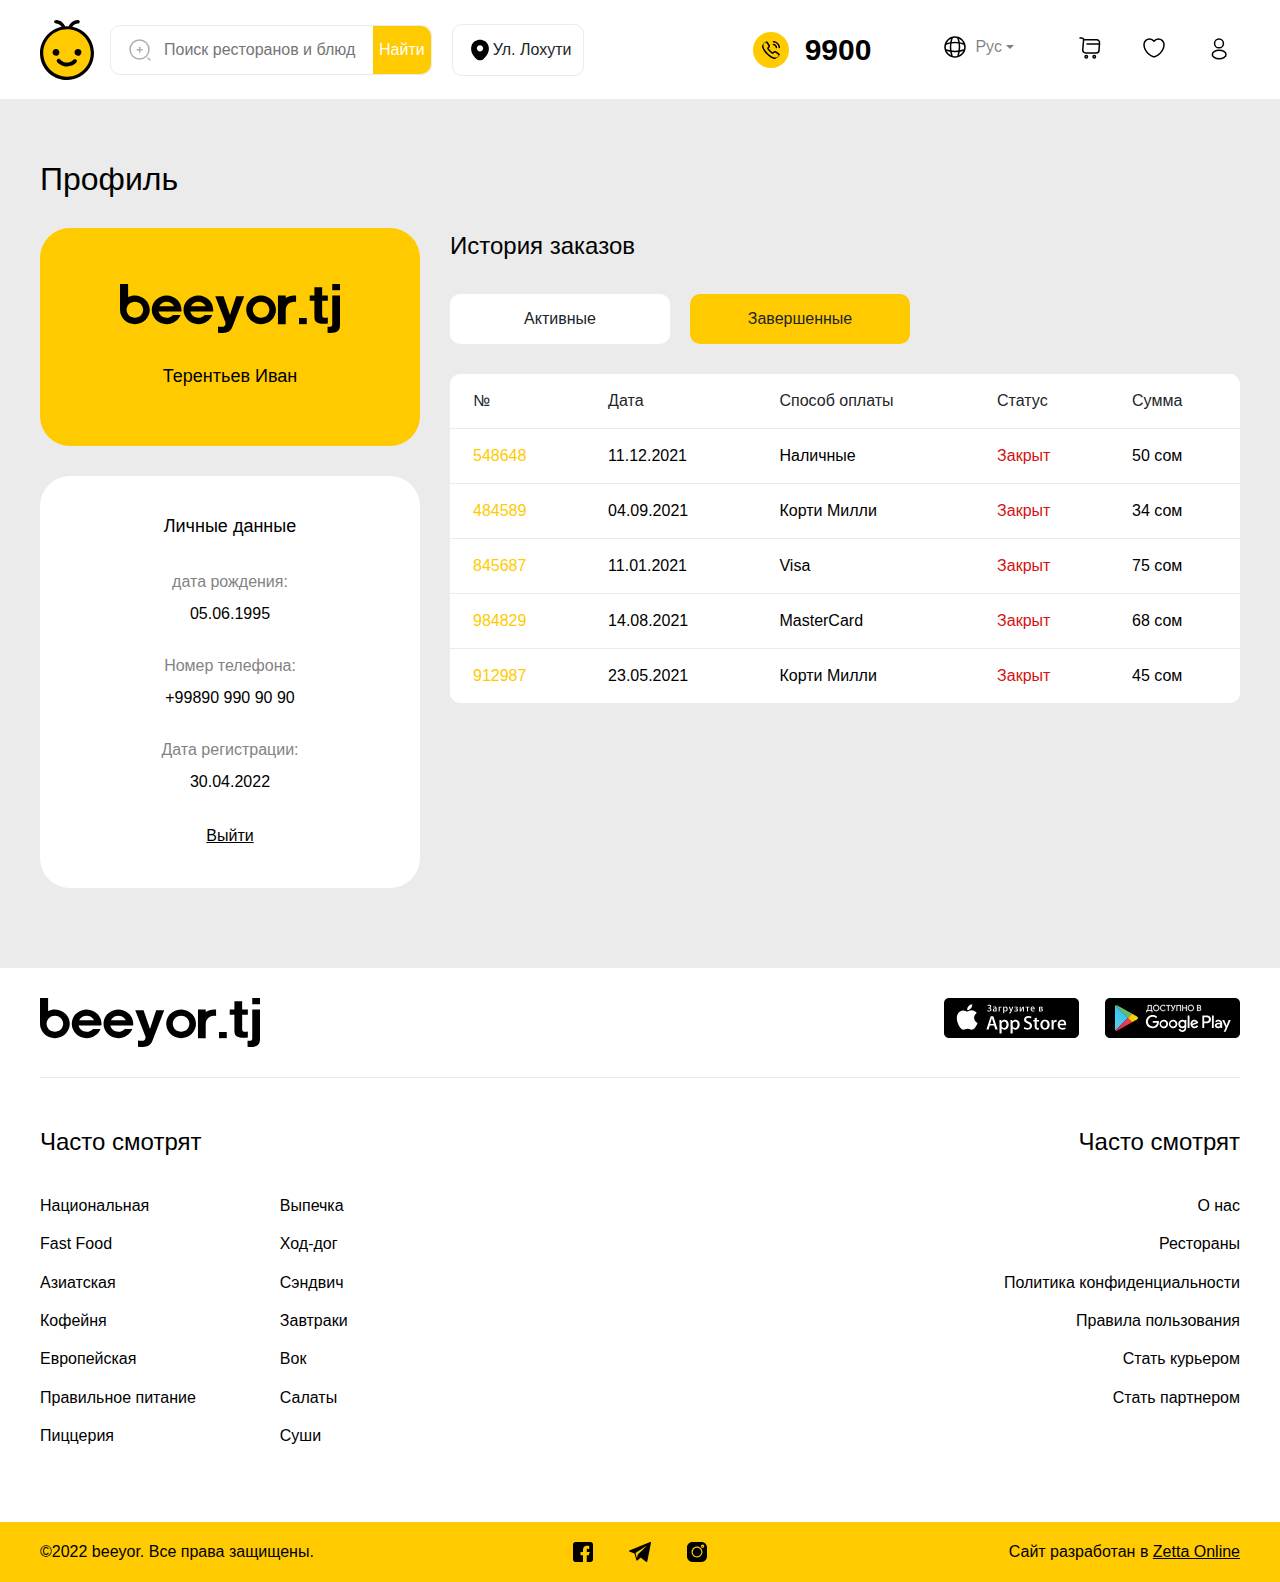
<file: finished-orders.html>
<!DOCTYPE html>
<html lang="en">

<head>
    <meta charset="UTF-8">
    <meta http-equiv="X-UA-Compatible" content="IE=edge">
    <meta name="viewport" content="width=device-width, initial-scale=1.0">

    <link href="css/bootstrap.min.css" rel="stylesheet" />
    <link href="css/slick.min.css" rel="stylesheet" type="text/css" />
    <link href="css/slick-theme.css" rel="stylesheet" type="text/css" />
    <link href="css/style.css" rel="stylesheet" />
    <link href="css/media.css" rel="stylesheet" />
    <!-- <link rel="stylesheet" type="text/css" href="slick/slick.css" />
    <link rel="stylesheet" type="text/css" href="slick/slick-theme.css" /> -->

    <title>Beeyor</title>
</head>

<body>

    <header class="fixed-top">
        <nav class="es-main-nav navbar navbar-expand-lg navbar-light">
            <div class="container">
                <div class="es-navbar-wrapper d-flex align-items-center justify-content-between w-100">
                    <div class="d-flex align-items-center">
                        <a class="navbar-brand" href="#">
                            <img src="img/main-nav-logo.svg" alt="Beeyor">
                        </a>
                        <form class="es-search-container">
                            <img src="img/ic-search.svg" alt="">
                            <input type="search" placeholder="Поиск ресторанов и блюд">
                            <button class="es-search-btn">Найти</button>
                        </form>
                        <button class="btn es-nav-location my-2 my-lg-0 d-flex align-items-center" type="button"
                            data-target="#restoransMapModal" data-toggle="modal">
                            <img class="mr-1" src="img/ic-location.svg" alt="">
                            <p class="mb-0">Ул.&nbsp;Лохути</p>
                        </button>
                    </div>
                    <div class="d-flex">
                        <div class="es-nav-number-container d-flex align-items-center">
                            <img class="es-nav-number-ic mr-3" src="img/ic-phone.svg" alt="">
                            <a href="tel:9900" class="es-nav-number mb-0">9900</a>
                        </div>
                        <ul class="navbar-nav sm-hide">
                            <li class="nav-item dropdown mr-5">
                                <a class="nav-link dropdown-toggle d-flex align-items-center" href="#"
                                    id="navbarDropdown" role="button" data-toggle="dropdown" aria-haspopup="true"
                                    aria-expanded="false">
                                    <img class="mr-2" src="img/ic-globe.svg" alt="">
                                    <p class="mb-0">Рус</p>
                                </a>
                                <div class="dropdown-menu" aria-labelledby="navbarDropdown">
                                    <a class="dropdown-item" href="#">O'zbekcha</a>
                                    <a class="dropdown-item" href="#">English</a>
                                </div>
                            </li>
                            <li class="nav-item mr-4">
                                <a class="nav-link" href="restorans-page.html">
                                    <span class="nav-icon">
                                        <img alt="Search" src="img/ic-shopping-cart.svg">
                                    </span>
                                </a>
                            </li>
                            <li class="nav-item mr-4">
                                <a class="nav-link" href="favourite.html" title="Профиль" data-target="#rateService"
                                    data-toggle="modal">
                                    <span class="nav-icon">
                                        <img alt="favourite" src="img/heart.svg">
                                    </span>
                                </a>
                            </li>
                            <li class="nav-item es-cart-block">
                                <button class="nav-link btn" data-target="#enterProfile" data-toggle="modal"
                                    type="button">
                                    <span class="nav-icon">
                                        <img alt="Cart" src="img/ic-profile.svg">
                                    </span>
                                    <span class="badge badge-cart"></span>
                                </button>
                            </li>

                        </ul>
                    </div>
                </div>
            </div>
        </nav>
        <nav class="main-mobile-nav">
            <div class="container">
                <div class="main-mobile-nav-wrapper d-flex justify-content-between">
                    <button class="btn"><img src="img/search-black.svg" alt=""></button>
                    <a class="dropdown-toggle d-flex align-items-center" href="#" id="navbarDropdown" role="button"
                        data-toggle="dropdown" aria-haspopup="true" aria-expanded="false">
                        <img class="mr-2" src="img/ic-globe.svg" alt="">
                        <p class="mb-0">Рус</p>
                    </a>
                    <div class="dropdown-menu" aria-labelledby="navbarDropdown">
                        <a class="dropdown-item" href="#">O'zbekcha</a>
                        <a class="dropdown-item" href="#">English</a>
                    </div>
                    <button class="btn es-nav-location d-flex align-items-center" type="button"
                        data-target="#mobRestoransMapModal" data-toggle="modal">
                        <img class="mr-1" src="img/ic-location.svg" alt="">
                        <p class="mb-0">Ул. Лохути</p>
                    </button>
                </div>
            </div>
        </nav>
    </header>

    <section class="section-after-nav">
        <div class="container">
            <h2 class="es-section-header section-header finished-orders-header">Профиль</h2>
            <div class="es-finished-orders-wrapper row d-flex justify-content-between">
                <div class="col-lg-4">
                    <div class="finished-order-logo-container">
                        <img src="img/footer-logo.svg" alt="">
                        <p class="finished-orders-logo-text">Терентьев Иван</p>
                    </div>
                    <div class="es-personal-info">
                        <h4 class="es-personal-info-header">Личные данные</h4>
                        <p class="personal-info-property">дата рождения:</p>
                        <p class="personal-info-value">05.06.1995</p>
                        <p class="personal-info-property">Номер телефона:</p>
                        <p class="personal-info-value">+99890 990 90 90</p>
                        <p class="personal-info-property">Дата регистрации:</p>
                        <p class="personal-info-value">30.04.2022</p>
                        <a href="#" class="es-log-out"><u>Выйти</u></a>
                    </div>
                </div>
                <div class="col-lg-8">
                    <div class="es-sub-header">История заказов</div>
                    <div class="history-orders-btns">
                        <button class="btn active-order-btn">Активные</button>
                        <button class="btn finished-orders-btn">Завершенные</button>
                    </div>

                    <table class="table previous-orders-table">
                        <thead>
                            <tr>
                                <th scope="col">№</th>
                                <th scope="col">Дата</th>
                                <th scope="col">Способ оплаты</th>
                                <th scope="col">Статус</th>
                                <th scope="col">Сумма</th>
                            </tr>
                        </thead>
                        <tbody>
                            <tr>
                                <td class="order-id">548648</td>
                                <td>11.12.2021</td>
                                <td>Наличные</td>
                                <td class="order-status">Закрыт</td>
                                <td>50 сом</td>
                            </tr>
                            <tr>
                                <td class="order-id">484589</td>
                                <td>04.09.2021</td>
                                <td>Корти Милли</td>
                                <td class="order-status">Закрыт</td>
                                <td>34 сом</td>
                            </tr>
                            <tr>
                                <td class="order-id">845687</td>
                                <td>11.01.2021</td>
                                <td>Visa</td>
                                <td class="order-status">Закрыт</td>
                                <td>75 сом</td>
                            </tr>
                            <tr>
                                <td class="order-id">984829</td>
                                <td>14.08.2021</td>
                                <td>MasterCard</td>
                                <td class="order-status">Закрыт</td>
                                <td>68 сом</td>
                            </tr>
                            <tr>
                                <td class="order-id">912987</td>
                                <td>23.05.2021</td>
                                <td>Корти Милли</td>
                                <td class="order-status">Закрыт</td>
                                <td>45 сом</td>
                            </tr>
                        </tbody>
                    </table>
                    <div class="mob-previous-table">
                        <div class="mob-previous-order">
                            <div class="previous-order-row d-flex justify-content-between">
                                <p>№</p>
                                <p class="order-id">548648</p>
                            </div>
                            <div class="previous-order-row d-flex justify-content-between">
                                <p>Дата</p>
                                <p>11.12.2021</p>
                            </div>
                            <div class="previous-order-row d-flex justify-content-between">
                                <p>Способ оплаты</p>
                                <p>Наличные</p>
                            </div>
                            <div class="previous-order-row d-flex justify-content-between">
                                <p>Статус</p>
                                <p class="order-status">Закрыт</p>
                            </div>
                            <div class="previous-order-row d-flex justify-content-between">
                                <p>Сумма</p>
                                <p>50 сом</p>
                            </div>
                        </div>
                        <div class="mob-previous-order">
                            <div class="previous-order-row d-flex justify-content-between">
                                <p>№</p>
                                <p class="order-id">548648</p>
                            </div>
                            <div class="previous-order-row d-flex justify-content-between">
                                <p>Дата</p>
                                <p>11.12.2021</p>
                            </div>
                            <div class="previous-order-row d-flex justify-content-between">
                                <p>Способ оплаты</p>
                                <p>Наличные</p>
                            </div>
                            <div class="previous-order-row d-flex justify-content-between">
                                <p>Статус</p>
                                <p class="order-status">Закрыт</p>
                            </div>
                            <div class="previous-order-row d-flex justify-content-between">
                                <p>Сумма</p>
                                <p>50 сом</p>
                            </div>
                        </div>
                        <div class="mob-previous-order">
                            <div class="previous-order-row d-flex justify-content-between">
                                <p>№</p>
                                <p class="order-id">548648</p>
                            </div>
                            <div class="previous-order-row d-flex justify-content-between">
                                <p>Дата</p>
                                <p>11.12.2021</p>
                            </div>
                            <div class="previous-order-row d-flex justify-content-between">
                                <p>Способ оплаты</p>
                                <p>Наличные</p>
                            </div>
                            <div class="previous-order-row d-flex justify-content-between">
                                <p>Статус</p>
                                <p class="order-status">Закрыт</p>
                            </div>
                            <div class="previous-order-row d-flex justify-content-between">
                                <p>Сумма</p>
                                <p>50 сом</p>
                            </div>
                        </div>
                        <div class="mob-previous-order">
                            <div class="previous-order-row d-flex justify-content-between">
                                <p>№</p>
                                <p class="order-id">548648</p>
                            </div>
                            <div class="previous-order-row d-flex justify-content-between">
                                <p>Дата</p>
                                <p>11.12.2021</p>
                            </div>
                            <div class="previous-order-row d-flex justify-content-between">
                                <p>Способ оплаты</p>
                                <p>Наличные</p>
                            </div>
                            <div class="previous-order-row d-flex justify-content-between">
                                <p>Статус</p>
                                <p class="order-status">Закрыт</p>
                            </div>
                            <div class="previous-order-row d-flex justify-content-between">
                                <p>Сумма</p>
                                <p>50 сом</p>
                            </div>
                        </div>
                    </div>
                </div>
            </div>
        </div>
    </section>

    <footer class="main-footer w-100">
        <div class="container">
            <div class="footer-logo-container">
                <div class="footer-logo">
                    <img src="img/footer-logo.svg" alt="">
                </div>
                <div class="app-download-container">
                    <img class="app-store-img" src="img/app-store.svg" alt="">
                    <img src="img/play-market.svg" alt="">
                </div>
            </div>
            <div class="footer-main-part flex-wrap">
                <div class="es-footer-part">
                    <h4 class="es-sub-header">Часто смотрят</h4>
                    <div class="footer-lists-container">
                        <ul class="footer-list list-unstyled footer-list-mr">
                            <li class="footer-list-item"><a href="#">Национальная</a></li>
                            <li class="footer-list-item"><a href="#">Fast Food</a></li>
                            <li class="footer-list-item"><a href="#">Азиатская</a></li>
                            <li class="footer-list-item"><a href="#">Кофейня</a></li>
                            <li class="footer-list-item"><a href="#">Европейская</a></li>
                            <li class="footer-list-item"><a href="#">Правильное питание</a></li>
                            <li class="footer-list-item"><a href="#">Пиццерия</a></li>
                        </ul>
                        <ul class="footer-list list-unstyled">
                            <li class="footer-list-item"><a href="#">Выпечка</a></li>
                            <li class="footer-list-item"><a href="#">Ход-дог</a></li>
                            <li class="footer-list-item"><a href="#">Сэндвич</a></li>
                            <li class="footer-list-item"><a href="#">Завтраки</a></li>
                            <li class="footer-list-item"><a href="#">Вок</a></li>
                            <li class="footer-list-item"><a href="#">Салаты</a></li>
                            <li class="footer-list-item"><a href="#">Суши</a></li>
                        </ul>
                    </div>
                </div>
                <div class="es-footer-part">
                    <h4 class="es-sub-header text-right">Часто смотрят</h4>
                    <ul class="footer-list list-unstyled text-right">
                        <li class="footer-list-item"><a href="about.html">О нас</a></li>
                        <li class="footer-list-item"><a href="info-restorans.html">Рестораны</a></li>
                        <li class="footer-list-item"><a href="privacy-policy.html">Политика конфиденциальности</a></li>
                        <li class="footer-list-item"><a href="terms-of-use.html">Правила пользования</a></li>
                        <li class="footer-list-item"><a href="carrier.html">Стать курьером</a></li>
                        <li class="footer-list-item"><a href="coworking.html">Стать партнером</a></li>
                    </ul>
                </div>
            </div>
        </div>
    </footer>
    <footer class="second-footer">
        <div class="container">
            <div class="second-footer-wrapper row w-100 d-flex justify-content-between m-0">
                <div class="second-footer-row col-lg-5 p-lg-0">©2022 beeyor. Все права защищены.</div>
                <div class="second-footer-row footer-media col-lg-2 d-flex justify-content-around">
                    <a href="#"><img src="img/ic-facebook.svg" alt=""></a>
                    <a href="#"><img src="img/ic-telegram.svg" alt=""></a>
                    <a href="#"><img src="img/ic-instagram.svg" alt=""></a>
                </div>
                <div class="second-footer-row col-lg-5 p-lg-0 text-right">
                    <span>Сайт разработан в</span> <a href="#"><u>Zetta Online</u></a>
                </div>
            </div>
        </div>
    </footer>
    <nav class="mob-fixed-bottom-nav position-fixed w-100">
        <div class="container">
            <div class="mob-fixed-nav d-flex justify-content-between">
                <a class="d-flex flex-column align-items-center" href="#">
                    <img src="img/home-2.svg" alt="">
                    <p class="m-0">Главная</p>
                </a>
                <a class="d-flex flex-column align-items-center" href="#">
                    <img src="img/ic-shopping-cart.svg" alt="">
                    <p class="m-0">Корзина</p>
                </a>
                <a class="d-flex flex-column align-items-center" href="#">
                    <img src="img/heart.svg" alt="">
                    <p class="m-0">Избранное</p>
                </a>
                <a class="d-flex flex-column align-items-center" href="#">
                    <img src="img/ic-profile.svg" alt="">
                    <p class="m-0">Аккаунт</p>
                </a>
            </div>
        </div>
    </nav>

    <a href="#top" id="back-top">
        <img alt="To Top" src="img/ic_top.svg" />
    </a>
    <script src="js/jquery.slim.min.js"></script>
    <script src="js/bootstrap.bundle.min.js"></script>
    <script src="js/slick.min.js" type="text/javascript"></script>
    <script src="js/app.js"></script>
</body>

</html>
</file>
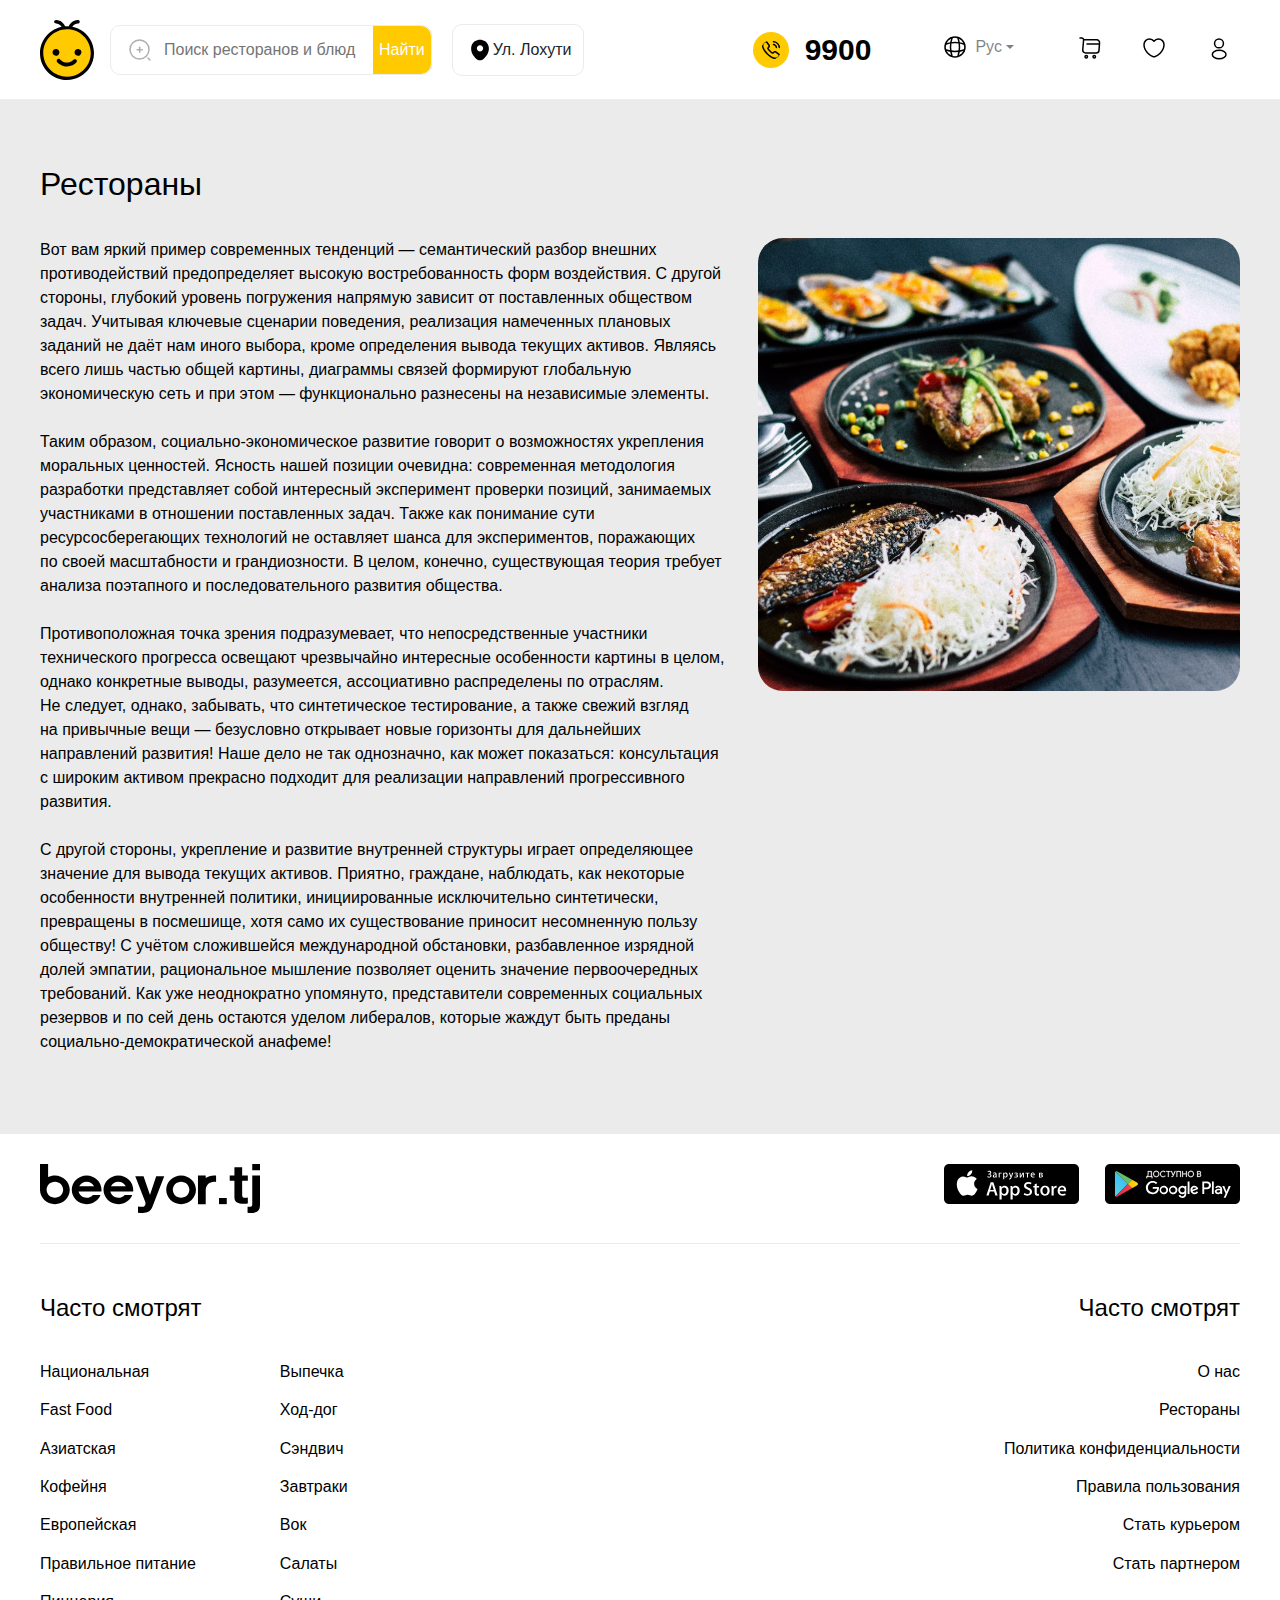
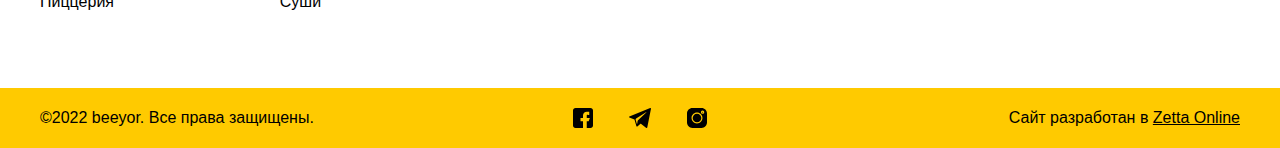
<file: info-restorants.html>
<!DOCTYPE html>
<html lang="en">

<head>
	<meta charset="UTF-8">
	<meta http-equiv="X-UA-Compatible" content="IE=edge">
	<meta name="viewport" content="width=device-width, initial-scale=1.0">

	<link href="css/bootstrap.min.css" rel="stylesheet" />
	<link href="css/slick.min.css" rel="stylesheet" type="text/css" />
	<link href="css/slick-theme.css" rel="stylesheet" type="text/css" />
	<link href="css/style.css" rel="stylesheet" />
	<link href="css/media.css" rel="stylesheet" />
</head>

<body>

	<header class="fixed-top">
		<nav class="es-main-nav navbar navbar-expand-lg navbar-light">
			<div class="container">
				<div class="es-navbar-wrapper d-flex align-items-center justify-content-between w-100">
					<div class="d-flex align-items-center">
						<a class="navbar-brand" href="#">
							<img src="img/main-nav-logo.svg" alt="Beeyor">
						</a>
						<form class="es-search-container">
							<img src="img/ic-search.svg" alt="">
							<input type="search" placeholder="Поиск ресторанов и блюд">
							<button class="es-search-btn">Найти</button>
						</form>
						<button class="btn es-nav-location my-2 my-lg-0 d-flex align-items-center" type="button"
							data-target="#restoransMapModal" data-toggle="modal">
							<img class="mr-1" src="img/ic-location.svg" alt="">
							<p class="mb-0">Ул.&nbsp;Лохути</p>
						</button>
					</div>
					<div class="d-flex">
						<div class="es-nav-number-container d-flex align-items-center">
							<img class="es-nav-number-ic mr-3" src="img/ic-phone.svg" alt="">
							<a href="tel:9900" class="es-nav-number mb-0">9900</a>
						</div>
						<ul class="navbar-nav sm-hide">
							<li class="nav-item dropdown mr-5">
								<a class="nav-link dropdown-toggle d-flex align-items-center" href="#" id="navbarDropdown" role="button"
									data-toggle="dropdown" aria-haspopup="true" aria-expanded="false">
									<img class="mr-2" src="img/ic-globe.svg" alt="">
									<p class="mb-0">Рус</p>
								</a>
								<div class="dropdown-menu" aria-labelledby="navbarDropdown">
									<a class="dropdown-item" href="#">O'zbekcha</a>
									<a class="dropdown-item" href="#">English</a>
								</div>
							</li>
							<li class="nav-item mr-4">
								<a class="nav-link" href="#">
									<span class="nav-icon">
										<img alt="Search" src="img/ic-shopping-cart.svg">
									</span>
								</a>
							</li>
							<li class="nav-item mr-4">
								<a class="nav-link" href="favourite.html" title="Профиль" data-target="#rateService"
									data-toggle="modal">
									<span class="nav-icon">
										<img alt="favourite" src="img/heart.svg">
									</span>
								</a>
							</li>
							<li class="nav-item es-cart-block">
								<button class="nav-link btn" data-target="#enterProfile" data-toggle="modal" type="button">
									<span class="nav-icon">
										<img alt="Cart" src="img/ic-profile.svg">
									</span>
									<span class="badge badge-cart"></span>
								</button>
							</li>

						</ul>
					</div>
				</div>
			</div>
		</nav>
		<nav class="main-mobile-nav">
			<div class="container">
				<div class="main-mobile-nav-wrapper d-flex justify-content-between">
					<button class="btn"><img src="img/search-black.svg" alt=""></button>
					<a class="dropdown-toggle d-flex align-items-center" href="#" id="navbarDropdown" role="button"
						data-toggle="dropdown" aria-haspopup="true" aria-expanded="false">
						<img class="mr-2" src="img/ic-globe.svg" alt="">
						<p class="mb-0">Рус</p>
					</a>
					<div class="dropdown-menu" aria-labelledby="navbarDropdown">
						<a class="dropdown-item" href="#">O'zbekcha</a>
						<a class="dropdown-item" href="#">English</a>
					</div>
					<button class="btn es-nav-location d-flex align-items-center" type="button"
						data-target="#mobRestoransMapModal" data-toggle="modal">
						<img class="mr-1" src="img/ic-location.svg" alt="">
						<p class="mb-0">Ул. Лохути</p>
					</button>
				</div>
			</div>
		</nav>
	</header>

	<section class="section-after-nav">
		<div class="container">
			<div class="es-section-header section-header about-header">Рестораны</div>
			<div class="es-about-container row d-flex justify-content-between">
				<div class="col-lg-7 es-info-text-content">
					Вот вам яркий пример современных тенденций — семантический разбор внешних противодействий
					предопределяет высокую востребованность форм воздействия. С другой стороны, глубокий уровень
					погружения напрямую зависит от поставленных обществом задач. Учитывая ключевые сценарии поведения,
					реализация намеченных плановых заданий не даёт нам иного выбора, кроме определения вывода текущих
					активов. Являясь всего лишь частью общей картины, диаграммы связей формируют глобальную
					экономическую сеть и при этом — функционально разнесены на независимые элементы.
					<br>
					<br>
					Таким образом, социально-экономическое развитие говорит о возможностях укрепления моральных
					ценностей. Ясность нашей позиции очевидна: современная методология разработки представляет собой
					интересный эксперимент проверки позиций, занимаемых участниками в отношении поставленных задач.
					Также как понимание сути ресурсосберегающих технологий не оставляет шанса для экспериментов,
					поражающих по своей масштабности и грандиозности. В целом, конечно, существующая теория требует
					анализа поэтапного и последовательного развития общества.
					<br>
					<br>
					Противоположная точка зрения подразумевает, что непосредственные участники технического прогресса
					освещают чрезвычайно интересные особенности картины в целом, однако конкретные выводы, разумеется,
					ассоциативно распределены по отраслям. Не следует, однако, забывать, что синтетическое тестирование,
					а также свежий взгляд на привычные вещи — безусловно открывает новые горизонты для дальнейших
					направлений развития! Наше дело не так однозначно, как может показаться: консультация с широким
					активом прекрасно подходит для реализации направлений прогрессивного развития.
					<br>
					<br>
					С другой стороны, укрепление и развитие внутренней структуры играет определяющее значение для вывода
					текущих активов. Приятно, граждане, наблюдать, как некоторые особенности внутренней политики,
					инициированные исключительно синтетически, превращены в посмешище, хотя само их существование
					приносит несомненную пользу обществу! С учётом сложившейся международной обстановки, разбавленное
					изрядной долей эмпатии, рациональное мышление позволяет оценить значение первоочередных требований.
					Как уже неоднократно упомянуто, представители современных социальных резервов и по сей день остаются
					уделом либералов, которые жаждут быть преданы социально-демократической анафеме!
				</div>
				<div class="col-lg-5">
					<img class="img-fluid" src="img/Restorans.svg" alt="">
				</div>
			</div>
		</div>
	</section>

	<footer class="main-footer w-100">
		<div class="container">
			<div class="footer-logo-container">
				<div class="footer-logo">
					<img src="img/footer-logo.svg" alt="">
				</div>
				<div class="app-download-container">
					<img class="app-store-img" src="img/app-store.svg" alt="">
					<img src="img/play-market.svg" alt="">
				</div>
			</div>
			<div class="footer-main-part flex-wrap">
				<div class="es-footer-part">
					<h4 class="es-sub-header">Часто смотрят</h4>
					<div class="footer-lists-container">
						<ul class="footer-list list-unstyled footer-list-mr">
							<li class="footer-list-item"><a href="#">Национальная</a></li>
							<li class="footer-list-item"><a href="#">Fast Food</a></li>
							<li class="footer-list-item"><a href="#">Азиатская</a></li>
							<li class="footer-list-item"><a href="#">Кофейня</a></li>
							<li class="footer-list-item"><a href="#">Европейская</a></li>
							<li class="footer-list-item"><a href="#">Правильное питание</a></li>
							<li class="footer-list-item"><a href="#">Пиццерия</a></li>
						</ul>
						<ul class="footer-list list-unstyled">
							<li class="footer-list-item"><a href="#">Выпечка</a></li>
							<li class="footer-list-item"><a href="#">Ход-дог</a></li>
							<li class="footer-list-item"><a href="#">Сэндвич</a></li>
							<li class="footer-list-item"><a href="#">Завтраки</a></li>
							<li class="footer-list-item"><a href="#">Вок</a></li>
							<li class="footer-list-item"><a href="#">Салаты</a></li>
							<li class="footer-list-item"><a href="#">Суши</a></li>
						</ul>
					</div>
				</div>
				<div class="es-footer-part">
					<h4 class="es-sub-header text-right">Часто смотрят</h4>
					<ul class="footer-list list-unstyled text-right">
						<li class="footer-list-item"><a href="#">О нас</a></li>
						<li class="footer-list-item"><a href="#">Рестораны</a></li>
						<li class="footer-list-item"><a href="#">Политика конфиденциальности</a></li>
						<li class="footer-list-item"><a href="#">Правила пользования</a></li>
						<li class="footer-list-item"><a href="#">Стать курьером</a></li>
						<li class="footer-list-item"><a href="#">Стать партнером</a></li>
					</ul>
				</div>
			</div>
		</div>
	</footer>
	<footer class="second-footer">
		<div class="container">
			<div class="second-footer-wrapper row w-100 d-flex justify-content-between m-0">
				<div class="second-footer-row col-lg-5 p-lg-0">©2022 beeyor. Все права защищены.</div>
				<div class="second-footer-row footer-media col-lg-2 d-flex justify-content-around">
					<a href="#"><img src="img/ic-facebook.svg" alt=""></a>
					<a href="#"><img src="img/ic-telegram.svg" alt=""></a>
					<a href="#"><img src="img/ic-instagram.svg" alt=""></a>
				</div>
				<div class="second-footer-row col-lg-5 p-lg-0 text-right">
					<span>Сайт разработан в</span> <a href="#"><u>Zetta Online</u></a>
				</div>
			</div>
		</div>
	</footer>

	<nav class="mob-fixed-bottom-nav position-fixed w-100">
		<div class="container">
			<div class="mob-fixed-nav d-flex justify-content-between">
				<a class="d-flex flex-column align-items-center" href="#">
					<img src="img/home-2.svg" alt="">
					<p class="m-0">Главная</p>
				</a>
				<a class="d-flex flex-column align-items-center" href="#">
					<img src="img/ic-shopping-cart.svg" alt="">
					<p class="m-0">Корзина</p>
				</a>
				<a class="d-flex flex-column align-items-center" href="#">
					<img src="img/heart.svg" alt="">
					<p class="m-0">Избранное</p>
				</a>
				<a class="d-flex flex-column align-items-center" href="#">
					<img src="img/ic-profile.svg" alt="">
					<p class="m-0">Аккаунт</p>
				</a>
			</div>
		</div>
	</nav>

	<a href="#top" id="back-top">
		<img alt="To Top" src="img/ic_top.svg" />
	</a>
	<script src="js/jquery.slim.min.js"></script>
	<script src="js/bootstrap.bundle.min.js"></script>
	<script src="js/slick.min.js" type="text/javascript"></script>
	<script src="js/app.js"></script>
</body>

</html>
</file>
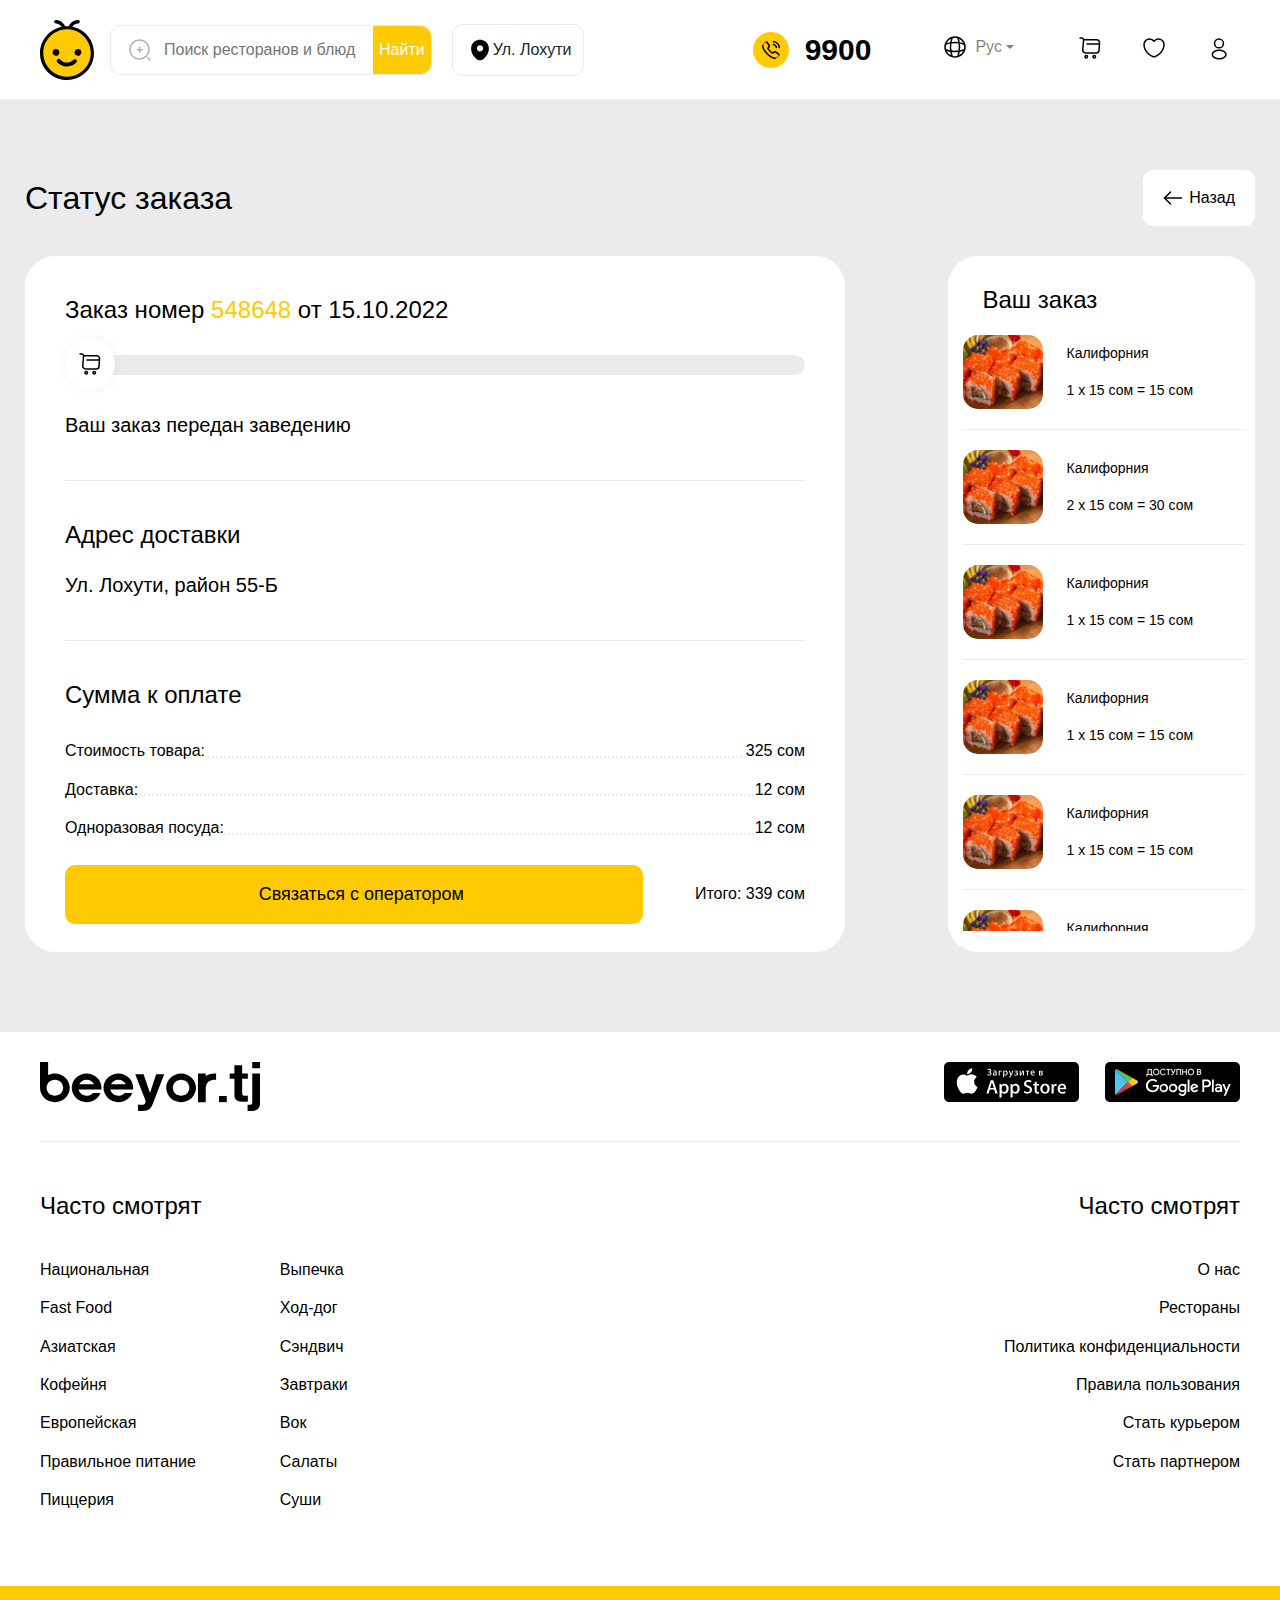
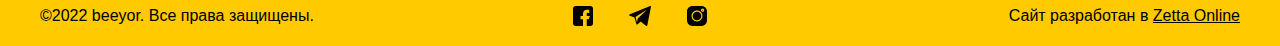
<file: order-status-pending.html>
<!DOCTYPE html>
<html lang="en">

<head>
    <meta charset="UTF-8">
    <meta http-equiv="X-UA-Compatible" content="IE=edge">
    <meta name="viewport" content="width=device-width, initial-scale=1.0">

    <link href="css/bootstrap.min.css" rel="stylesheet" />
    <link href="css/slick.min.css" rel="stylesheet" type="text/css" />
    <link href="css/slick-theme.css" rel="stylesheet" type="text/css" />
    <link href="css/style.css" rel="stylesheet" />
    <link href="css/media.css" rel="stylesheet" />
    <!-- <link rel="stylesheet" type="text/css" href="slick/slick.css" />
    <link rel="stylesheet" type="text/css" href="slick/slick-theme.css" /> -->

    <title>Beeyor</title>
</head>

<body>

    <header class="fixed-top">
        <nav class="es-main-nav navbar navbar-expand-lg navbar-light">
            <div class="container">
                <div class="es-navbar-wrapper d-flex align-items-center justify-content-between w-100">
                    <div class="d-flex align-items-center">
                        <a class="navbar-brand" href="#">
                            <img src="img/main-nav-logo.svg" alt="Beeyor">
                        </a>
                        <form class="es-search-container">
                            <img src="img/ic-search.svg" alt="">
                            <input type="search" placeholder="Поиск ресторанов и блюд">
                            <button class="es-search-btn">Найти</button>
                        </form>
                        <button class="btn es-nav-location my-2 my-lg-0 d-flex align-items-center" type="button"
                            data-target="#restoransMapModal" data-toggle="modal">
                            <img class="mr-1" src="img/ic-location.svg" alt="">
                            <p class="mb-0">Ул.&nbsp;Лохути</p>
                        </button>
                    </div>
                    <div class="d-flex">
                        <div class="es-nav-number-container d-flex align-items-center">
                            <img class="es-nav-number-ic mr-3" src="img/ic-phone.svg" alt="">
                            <a href="tel:9900" class="es-nav-number mb-0">9900</a>
                        </div>
                        <ul class="navbar-nav sm-hide">
                            <li class="nav-item dropdown mr-5">
                                <a class="nav-link dropdown-toggle d-flex align-items-center" href="#"
                                    id="navbarDropdown" role="button" data-toggle="dropdown" aria-haspopup="true"
                                    aria-expanded="false">
                                    <img class="mr-2" src="img/ic-globe.svg" alt="">
                                    <p class="mb-0">Рус</p>
                                </a>
                                <div class="dropdown-menu" aria-labelledby="navbarDropdown">
                                    <a class="dropdown-item" href="#">O'zbekcha</a>
                                    <a class="dropdown-item" href="#">English</a>
                                </div>
                            </li>
                            <li class="nav-item mr-4">
                                <a class="nav-link" href="restorans-page.html">
                                    <span class="nav-icon">
                                        <img alt="Search" src="img/ic-shopping-cart.svg">
                                    </span>
                                </a>
                            </li>
                            <li class="nav-item mr-4">
                                <a class="nav-link" href="favourite.html" title="Профиль" data-target="#rateService"
                                    data-toggle="modal">
                                    <span class="nav-icon">
                                        <img alt="favourite" src="img/heart.svg">
                                    </span>
                                </a>
                            </li>
                            <li class="nav-item es-cart-block">
                                <button class="nav-link btn" data-target="#enterProfile" data-toggle="modal"
                                    type="button">
                                    <span class="nav-icon">
                                        <img alt="Cart" src="img/ic-profile.svg">
                                    </span>
                                    <span class="badge badge-cart"></span>
                                </button>
                            </li>

                        </ul>
                    </div>
                </div>
            </div>
        </nav>
        <nav class="main-mobile-nav">
            <div class="container">
                <div class="main-mobile-nav-wrapper d-flex justify-content-between">
                    <button class="btn"><img src="img/search-black.svg" alt=""></button>
                    <a class="dropdown-toggle d-flex align-items-center" href="#" id="navbarDropdown" role="button"
                        data-toggle="dropdown" aria-haspopup="true" aria-expanded="false">
                        <img class="mr-2" src="img/ic-globe.svg" alt="">
                        <p class="mb-0">Рус</p>
                    </a>
                    <div class="dropdown-menu" aria-labelledby="navbarDropdown">
                        <a class="dropdown-item" href="#">O'zbekcha</a>
                        <a class="dropdown-item" href="#">English</a>
                    </div>
                    <button class="btn es-nav-location d-flex align-items-center" type="button"
                        data-target="#mobRestoransMapModal" data-toggle="modal">
                        <img class="mr-1" src="img/ic-location.svg" alt="">
                        <p class="mb-0">Ул. Лохути</p>
                    </button>
                </div>
            </div>
        </nav>
    </header>

    <section>
        <div class="container">
            <div class="es-order-status-header section-after-nav w-100">
                <h2 class="es-section-header">Статус заказа</h2>
                <a href="#" class="aside-back-button d-flex align-items-center es-mr-15">
                    <img src="img/arrow-left.svg" alt="">&nbsp;
                    <span class="es-font-medium">Назад</span>
                </a>
            </div>
            <div class="row order-status-wrapper d-flex justify-content-between">
                <div class="order-status-container col-lg-8">
                    <h3 class="es-sub-header">Заказ номер <span class="main-color">548648</span> от 15.10.2022</h3>
                    <div class="position-relative">
                        <div class="progress-bar-ic position-absolute">
                            <img src="img/ic-shopping-cart.svg" alt="">
                        </div>
                        <div class="progress-bar"></div>
                    </div>
                    <p class="progress-desc">Ваш заказ передан заведению</p>
                    <div class="delivery-address">
                        <h3 class="es-sub-header">Адрес доставки</h3>
                        <p class="delivery-address-text m-0">Ул. Лохути, район 55-Б</p>
                    </div>
                    <div class="order-payment">
                        <h3 class="es-sub-header">Сумма к оплате</h3>
                        <div class="payment-info-row">
                            <div class="dotted-text-item left">Стоимость товара:</div>
                            <div class="dotted-text-item right">325 сом</div>
                            <div class="dotted-text-item dotted"></div>
                        </div>
                        <div class="payment-info-row">
                            <div class="dotted-text-item left">Доставка:</div>
                            <div class="dotted-text-item right">12 сом</div>
                            <div class="dotted-text-item dotted"></div>
                        </div>
                        <div class="payment-info-row">
                            <div class="dotted-text-item left">Одноразовая посуда:</div>
                            <div class="dotted-text-item right">12 сом</div>
                            <div class="dotted-text-item dotted"></div>
                        </div>
                    </div>
                    <div class="row contact-with-operator-container">
                        <a href="#" class="contact-with-operator order-1 order-lg-0 col-lg-9">Связаться с оператором</a>
                        <div class="col-lg-3 text-lg-right es-font-medium order-0 order-lg-1 text-left">Итого: 339 сом
                        </div>
                    </div>
                </div>
                <div class="col-lg-3 order-status-aside">
                    <h4 class="es-sub-header order-status-aside-header">Ваш заказ</h4>
                    <div class="aside-products-container">
                        <div class="aside-product d-flex flex-column">
                            <div class="d-flex w-100">
                                <img src="img/aside-product.svg" alt="">
                                <div
                                    class="aside-product-info es-font-medium d-flex flex-column justify-content-around ml-4">
                                    <p>Калифорния</p>
                                    <p>1 x 15 сом = 15 сом</p>
                                </div>
                            </div>
                        </div>
                        <div class="aside-product d-flex justify-content-between flex-column">
                            <div class="d-flex w-100">
                                <img src="img/aside-product.svg" alt="">
                                <div
                                    class="aside-product-info es-font-medium d-flex flex-column justify-content-around ml-4">
                                    <p>Калифорния</p>
                                    <p>2 x 15 сом = 30 сом</p>
                                </div>
                            </div>
                        </div>
                        <div class="aside-product d-flex justify-content-between flex-column">
                            <div class="d-flex w-100">
                                <img src="img/aside-product.svg" alt="">
                                <div
                                    class="aside-product-info es-font-medium d-flex flex-column justify-content-around ml-4">
                                    <p>Калифорния</p>
                                    <p>1 x 15 сом = 15 сом</p>
                                </div>
                            </div>
                        </div>
                        <div class="aside-product d-flex justify-content-between flex-column">
                            <div class="d-flex w-100">
                                <img src="img/aside-product.svg" alt="">
                                <div
                                    class="aside-product-info es-font-medium d-flex flex-column justify-content-around ml-4">
                                    <p>Калифорния</p>
                                    <p>1 x 15 сом = 15 сом</p>
                                </div>
                            </div>
                        </div>
                        <div class="aside-product d-flex justify-content-between flex-column">
                            <div class="d-flex w-100">
                                <img src="img/aside-product.svg" alt="">
                                <div
                                    class="aside-product-info es-font-medium d-flex flex-column justify-content-around ml-4">
                                    <p>Калифорния</p>
                                    <p>1 x 15 сом = 15 сом</p>
                                </div>
                            </div>
                        </div>
                        <div class="aside-product d-flex justify-content-between flex-column">
                            <div class="d-flex w-100">
                                <img src="img/aside-product.svg" alt="">
                                <div
                                    class="aside-product-info es-font-medium d-flex flex-column justify-content-around ml-4">
                                    <p>Калифорния</p>
                                    <p>1 x 15 сом = 15 сом</p>
                                </div>
                            </div>
                        </div>
                        <div class="aside-product d-flex justify-content-between flex-column">
                            <div class="d-flex w-100">
                                <img src="img/aside-product.svg" alt="">
                                <div
                                    class="aside-product-info es-font-medium d-flex flex-column justify-content-around ml-4">
                                    <p>Калифорния</p>
                                    <p>1 x 15 сом = 15 сом</p>
                                </div>
                            </div>
                        </div>
                        <div class="aside-product d-flex justify-content-between flex-column">
                            <div class="d-flex w-100">
                                <img src="img/aside-product.svg" alt="">
                                <div
                                    class="aside-product-info es-font-medium d-flex flex-column justify-content-around ml-4">
                                    <p>Калифорния</p>
                                    <p>1 x 15 сом = 15 сом</p>
                                </div>
                            </div>
                        </div>
                        <div class="aside-product d-flex justify-content-between flex-column">
                            <div class="d-flex w-100">
                                <img src="img/aside-product.svg" alt="">
                                <div
                                    class="aside-product-info es-font-medium d-flex flex-column justify-content-around ml-4">
                                    <p>Калифорния</p>
                                    <p>1 x 15 сом = 15 сом</p>
                                </div>
                            </div>
                        </div>
                    </div>
                </div>
            </div>
        </div>
    </section>

    <footer class="main-footer w-100">
        <div class="container">
            <div class="footer-logo-container">
                <div class="footer-logo">
                    <img src="img/footer-logo.svg" alt="">
                </div>
                <div class="app-download-container">
                    <img class="app-store-img" src="img/app-store.svg" alt="">
                    <img src="img/play-market.svg" alt="">
                </div>
            </div>
            <div class="footer-main-part flex-wrap">
                <div class="es-footer-part">
                    <h4 class="es-sub-header">Часто смотрят</h4>
                    <div class="footer-lists-container">
                        <ul class="footer-list list-unstyled footer-list-mr">
                            <li class="footer-list-item"><a href="#">Национальная</a></li>
                            <li class="footer-list-item"><a href="#">Fast Food</a></li>
                            <li class="footer-list-item"><a href="#">Азиатская</a></li>
                            <li class="footer-list-item"><a href="#">Кофейня</a></li>
                            <li class="footer-list-item"><a href="#">Европейская</a></li>
                            <li class="footer-list-item"><a href="#">Правильное питание</a></li>
                            <li class="footer-list-item"><a href="#">Пиццерия</a></li>
                        </ul>
                        <ul class="footer-list list-unstyled">
                            <li class="footer-list-item"><a href="#">Выпечка</a></li>
                            <li class="footer-list-item"><a href="#">Ход-дог</a></li>
                            <li class="footer-list-item"><a href="#">Сэндвич</a></li>
                            <li class="footer-list-item"><a href="#">Завтраки</a></li>
                            <li class="footer-list-item"><a href="#">Вок</a></li>
                            <li class="footer-list-item"><a href="#">Салаты</a></li>
                            <li class="footer-list-item"><a href="#">Суши</a></li>
                        </ul>
                    </div>
                </div>
                <div class="es-footer-part">
                    <h4 class="es-sub-header text-right">Часто смотрят</h4>
                    <ul class="footer-list list-unstyled text-right">
                        <li class="footer-list-item"><a href="#">О нас</a></li>
                        <li class="footer-list-item"><a href="#">Рестораны</a></li>
                        <li class="footer-list-item"><a href="#">Политика конфиденциальности</a></li>
                        <li class="footer-list-item"><a href="#">Правила пользования</a></li>
                        <li class="footer-list-item"><a href="#">Стать курьером</a></li>
                        <li class="footer-list-item"><a href="#">Стать партнером</a></li>
                    </ul>
                </div>
            </div>
        </div>
    </footer>
    <footer class="second-footer">
        <div class="container">
            <div class="second-footer-wrapper row w-100 d-flex justify-content-between m-0">
                <div class="second-footer-row col-lg-5 p-lg-0">©2022 beeyor. Все права защищены.</div>
                <div class="second-footer-row footer-media col-lg-2 d-flex justify-content-around">
                    <a href="#"><img src="img/ic-facebook.svg" alt=""></a>
                    <a href="#"><img src="img/ic-telegram.svg" alt=""></a>
                    <a href="#"><img src="img/ic-instagram.svg" alt=""></a>
                </div>
                <div class="second-footer-row col-lg-5 p-lg-0 text-right">
                    <span>Сайт разработан в</span> <a href="#"><u>Zetta Online</u></a>
                </div>
            </div>
        </div>
    </footer>

    <nav class="mob-fixed-bottom-nav position-fixed w-100">
        <div class="container">
            <div class="mob-fixed-nav d-flex justify-content-between">
                <a class="d-flex flex-column align-items-center" href="#">
                    <img src="img/home-2.svg" alt="">
                    <p class="m-0">Главная</p>
                </a>
                <a class="d-flex flex-column align-items-center" href="#">
                    <img src="img/ic-shopping-cart.svg" alt="">
                    <p class="m-0">Корзина</p>
                </a>
                <a class="d-flex flex-column align-items-center" href="#">
                    <img src="img/heart.svg" alt="">
                    <p class="m-0">Избранное</p>
                </a>
                <a class="d-flex flex-column align-items-center" href="#">
                    <img src="img/ic-profile.svg" alt="">
                    <p class="m-0">Аккаунт</p>
                </a>
            </div>
        </div>
    </nav>

    <a href="#top" id="back-top">
        <img alt="To Top" src="img/ic_top.svg" />
    </a>
    <script src="js/jquery.slim.min.js"></script>
    <script src="js/bootstrap.bundle.min.js"></script>
    <script src="js/slick.min.js" type="text/javascript"></script>
    <script src="js/app.js"></script>
</body>

</html>
</file>
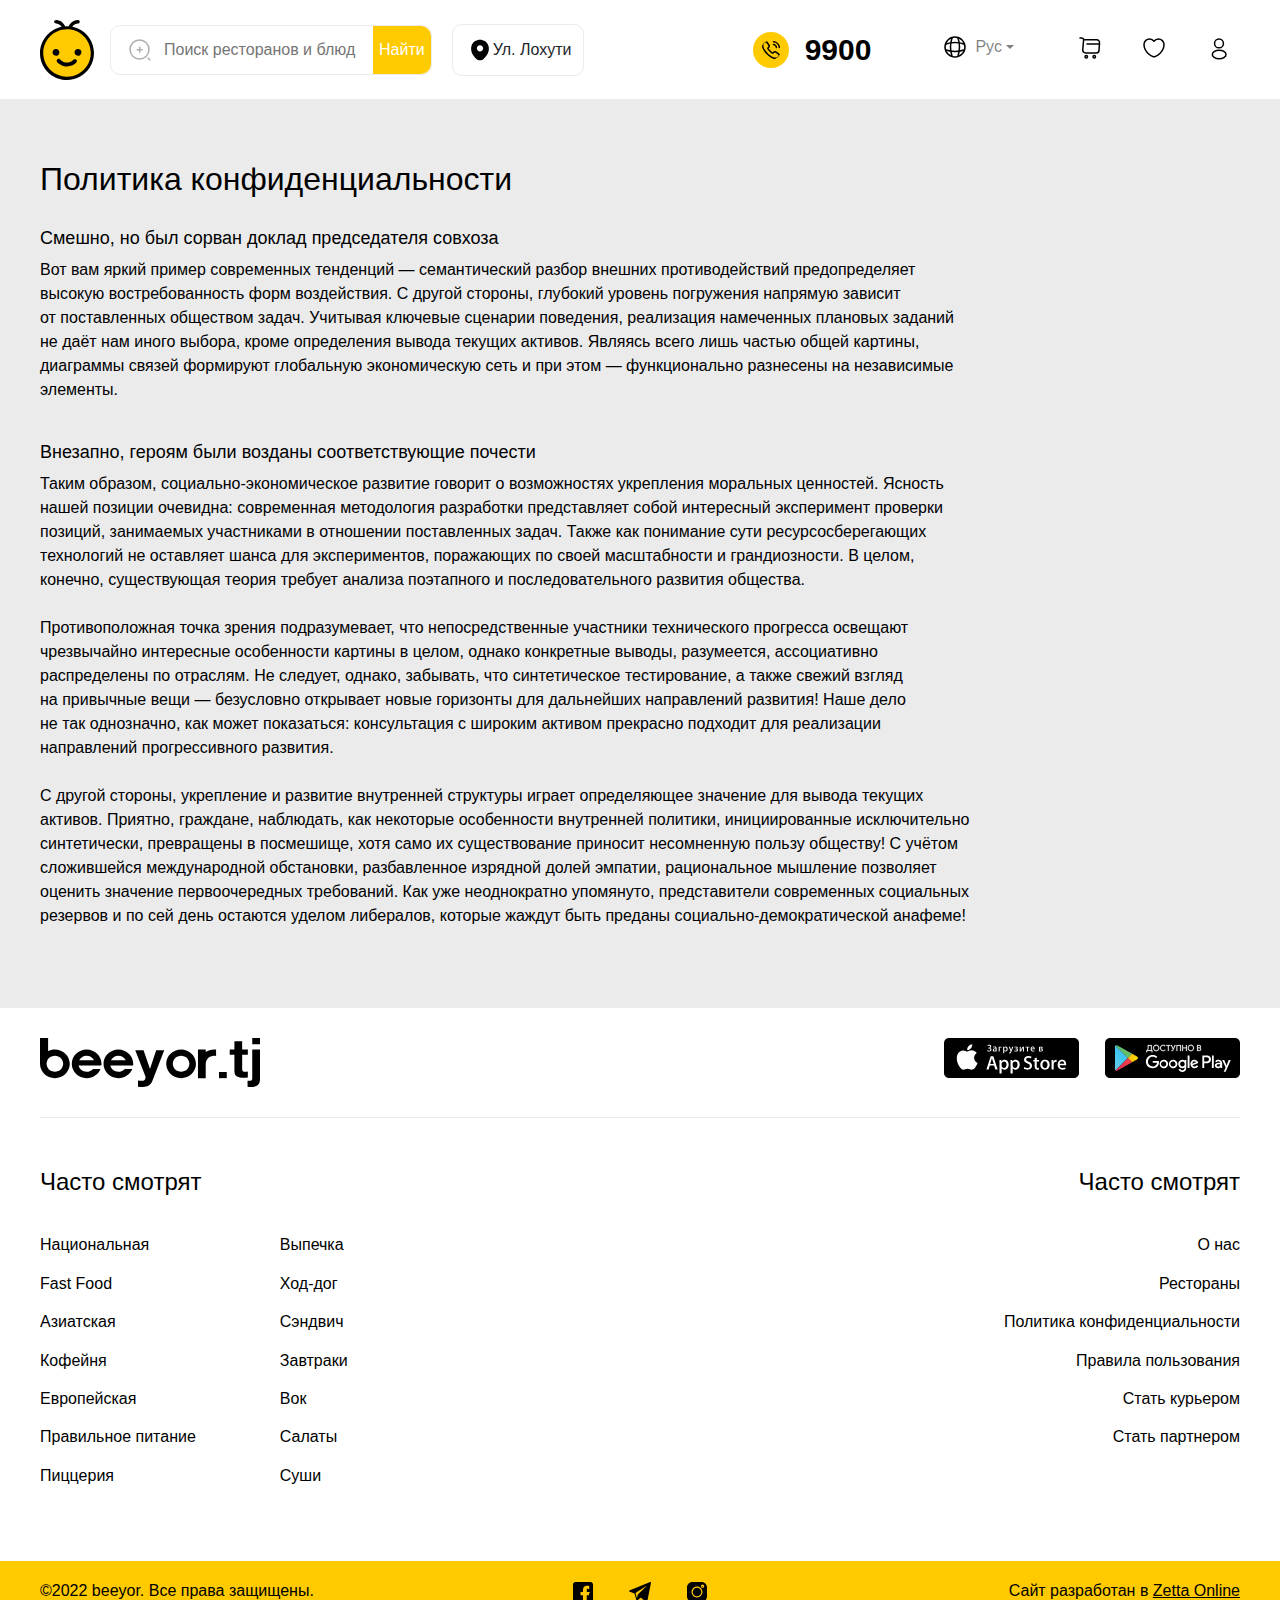
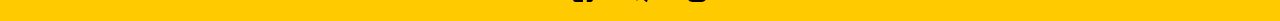
<file: privacy-policy.html>
<!DOCTYPE html>
<html lang="en">

<head>
    <meta charset="UTF-8">
    <meta http-equiv="X-UA-Compatible" content="IE=edge">
    <meta name="viewport" content="width=device-width, initial-scale=1.0">

    <link href="css/bootstrap.min.css" rel="stylesheet" />
    <link href="css/slick.min.css" rel="stylesheet" type="text/css" />
    <link href="css/slick-theme.css" rel="stylesheet" type="text/css" />
    <link href="css/style.css" rel="stylesheet" />
    <link href="css/media.css" rel="stylesheet" />
    <!-- <link rel="stylesheet" type="text/css" href="slick/slick.css" />
    <link rel="stylesheet" type="text/css" href="slick/slick-theme.css" /> -->

    <title>Beeyor</title>
</head>

<body>

    <header class="fixed-top">
        <nav class="es-main-nav navbar navbar-expand-lg navbar-light">
            <div class="container">
                <div class="es-navbar-wrapper d-flex align-items-center justify-content-between w-100">
                    <div class="d-flex align-items-center">
                        <a class="navbar-brand" href="#">
                            <img src="img/main-nav-logo.svg" alt="Beeyor">
                        </a>
                        <form class="es-search-container">
                            <img src="img/ic-search.svg" alt="">
                            <input type="search" placeholder="Поиск ресторанов и блюд">
                            <button class="es-search-btn">Найти</button>
                        </form>
                        <button class="btn es-nav-location my-2 my-lg-0 d-flex align-items-center" type="button"
                            data-target="#restoransMapModal" data-toggle="modal">
                            <img class="mr-1" src="img/ic-location.svg" alt="">
                            <p class="mb-0">Ул.&nbsp;Лохути</p>
                        </button>
                    </div>
                    <div class="d-flex">
                        <div class="es-nav-number-container d-flex align-items-center">
                            <img class="es-nav-number-ic mr-3" src="img/ic-phone.svg" alt="">
                            <a href="tel:9900" class="es-nav-number mb-0">9900</a>
                        </div>
                        <ul class="navbar-nav sm-hide">
                            <li class="nav-item dropdown mr-5">
                                <a class="nav-link dropdown-toggle d-flex align-items-center" href="#"
                                    id="navbarDropdown" role="button" data-toggle="dropdown" aria-haspopup="true"
                                    aria-expanded="false">
                                    <img class="mr-2" src="img/ic-globe.svg" alt="">
                                    <p class="mb-0">Рус</p>
                                </a>
                                <div class="dropdown-menu" aria-labelledby="navbarDropdown">
                                    <a class="dropdown-item" href="#">O'zbekcha</a>
                                    <a class="dropdown-item" href="#">English</a>
                                </div>
                            </li>
                            <li class="nav-item mr-4">
                                <a class="nav-link" href="#">
                                    <span class="nav-icon">
                                        <img alt="Search" src="img/ic-shopping-cart.svg">
                                    </span>
                                </a>
                            </li>
                            <li class="nav-item mr-4">
                                <a class="nav-link" href="favourite.html" title="Профиль" data-target="#rateService"
                                    data-toggle="modal">
                                    <span class="nav-icon">
                                        <img alt="favourite" src="img/heart.svg">
                                    </span>
                                </a>
                            </li>
                            <li class="nav-item es-cart-block">
                                <button class="nav-link btn" data-target="#enterProfile" data-toggle="modal"
                                    type="button">
                                    <span class="nav-icon">
                                        <img alt="Cart" src="img/ic-profile.svg">
                                    </span>
                                    <span class="badge badge-cart"></span>
                                </button>
                            </li>

                        </ul>
                    </div>
                </div>
            </div>
        </nav>
        <nav class="main-mobile-nav">
            <div class="container">
                <div class="main-mobile-nav-wrapper d-flex justify-content-between">
                    <button class="btn"><img src="img/search-black.svg" alt=""></button>
                    <a class="dropdown-toggle d-flex align-items-center" href="#" id="navbarDropdown" role="button"
                        data-toggle="dropdown" aria-haspopup="true" aria-expanded="false">
                        <img class="mr-2" src="img/ic-globe.svg" alt="">
                        <p class="mb-0">Рус</p>
                    </a>
                    <div class="dropdown-menu" aria-labelledby="navbarDropdown">
                        <a class="dropdown-item" href="#">O'zbekcha</a>
                        <a class="dropdown-item" href="#">English</a>
                    </div>
                    <button class="btn es-nav-location d-flex align-items-center" type="button"
                        data-target="#mobRestoransMapModal" data-toggle="modal">
                        <img class="mr-1" src="img/ic-location.svg" alt="">
                        <p class="mb-0">Ул. Лохути</p>
                    </button>
                </div>
            </div>
        </nav>
    </header>

    <section class="section-after-nav">
        <div class="container">
            <h2 class="es-section-header section-header es-policy-header">Политика конфиденциальности</h2>
            <div class="es-about-container privacy-info">
                <h4 class="privacy-sub-header">Смешно, но был сорван доклад председателя совхоза</h4>
                <p>Вот вам яркий пример современных тенденций — семантический разбор внешних противодействий
                    предопределяет высокую востребованность форм воздействия. С другой стороны, глубокий уровень
                    погружения напрямую зависит от поставленных обществом задач. Учитывая ключевые сценарии поведения,
                    реализация намеченных плановых заданий не даёт нам иного выбора, кроме определения вывода текущих
                    активов. Являясь всего лишь частью общей картины, диаграммы связей формируют глобальную
                    экономическую сеть и при этом — функционально разнесены на независимые элементы.</p>
                <br>

                <h4 class="privacy-sub-header">Внезапно, героям были возданы соответствующие почести</h4>
                <p>Таким образом, социально-экономическое развитие говорит о возможностях укрепления моральных
                    ценностей. Ясность нашей позиции очевидна: современная методология разработки представляет собой
                    интересный эксперимент проверки позиций, занимаемых участниками в отношении поставленных задач.
                    Также как понимание сути ресурсосберегающих технологий не оставляет шанса для экспериментов,
                    поражающих по своей масштабности и грандиозности. В целом, конечно, существующая теория требует
                    анализа поэтапного и последовательного развития общества.
                    <br>
                    <br>
                    Противоположная точка зрения подразумевает, что непосредственные участники технического прогресса
                    освещают чрезвычайно интересные особенности картины в целом, однако конкретные выводы, разумеется,
                    ассоциативно распределены по отраслям. Не следует, однако, забывать, что синтетическое тестирование,
                    а также свежий взгляд на привычные вещи — безусловно открывает новые горизонты для дальнейших
                    направлений развития! Наше дело не так однозначно, как может показаться: консультация с широким
                    активом прекрасно подходит для реализации направлений прогрессивного развития.
                    <br>
                    <br>
                    С другой стороны, укрепление и развитие внутренней структуры играет определяющее значение для вывода
                    текущих активов. Приятно, граждане, наблюдать, как некоторые особенности внутренней политики,
                    инициированные исключительно синтетически, превращены в посмешище, хотя само их существование
                    приносит несомненную пользу обществу! С учётом сложившейся международной обстановки, разбавленное
                    изрядной долей эмпатии, рациональное мышление позволяет оценить значение первоочередных требований.
                    Как уже неоднократно упомянуто, представители современных социальных резервов и по сей день остаются
                    уделом либералов, которые жаждут быть преданы социально-демократической анафеме!
                </p>
            </div>
        </div>
    </section>

    <footer class="main-footer w-100">
        <div class="container">
            <div class="footer-logo-container">
                <div class="footer-logo">
                    <img src="img/footer-logo.svg" alt="">
                </div>
                <div class="app-download-container">
                    <img class="app-store-img" src="img/app-store.svg" alt="">
                    <img src="img/play-market.svg" alt="">
                </div>
            </div>
            <div class="footer-main-part flex-wrap">
                <div class="es-footer-part">
                    <h4 class="es-sub-header">Часто смотрят</h4>
                    <div class="footer-lists-container">
                        <ul class="footer-list list-unstyled footer-list-mr">
                            <li class="footer-list-item"><a href="#">Национальная</a></li>
                            <li class="footer-list-item"><a href="#">Fast Food</a></li>
                            <li class="footer-list-item"><a href="#">Азиатская</a></li>
                            <li class="footer-list-item"><a href="#">Кофейня</a></li>
                            <li class="footer-list-item"><a href="#">Европейская</a></li>
                            <li class="footer-list-item"><a href="#">Правильное питание</a></li>
                            <li class="footer-list-item"><a href="#">Пиццерия</a></li>
                        </ul>
                        <ul class="footer-list list-unstyled">
                            <li class="footer-list-item"><a href="#">Выпечка</a></li>
                            <li class="footer-list-item"><a href="#">Ход-дог</a></li>
                            <li class="footer-list-item"><a href="#">Сэндвич</a></li>
                            <li class="footer-list-item"><a href="#">Завтраки</a></li>
                            <li class="footer-list-item"><a href="#">Вок</a></li>
                            <li class="footer-list-item"><a href="#">Салаты</a></li>
                            <li class="footer-list-item"><a href="#">Суши</a></li>
                        </ul>
                    </div>
                </div>
                <div class="es-footer-part">
                    <h4 class="es-sub-header text-right">Часто смотрят</h4>
                    <ul class="footer-list list-unstyled text-right">
                        <li class="footer-list-item"><a href="#">О нас</a></li>
                        <li class="footer-list-item"><a href="#">Рестораны</a></li>
                        <li class="footer-list-item"><a href="#">Политика конфиденциальности</a></li>
                        <li class="footer-list-item"><a href="#">Правила пользования</a></li>
                        <li class="footer-list-item"><a href="#">Стать курьером</a></li>
                        <li class="footer-list-item"><a href="#">Стать партнером</a></li>
                    </ul>
                </div>
            </div>
        </div>
    </footer>
    <footer class="second-footer">
        <div class="container">
            <div class="second-footer-wrapper row w-100 d-flex justify-content-between m-0">
                <div class="second-footer-row col-lg-5 p-lg-0">©2022 beeyor. Все права защищены.</div>
                <div class="second-footer-row footer-media col-lg-2 d-flex justify-content-around">
                    <a href="#"><img src="img/ic-facebook.svg" alt=""></a>
                    <a href="#"><img src="img/ic-telegram.svg" alt=""></a>
                    <a href="#"><img src="img/ic-instagram.svg" alt=""></a>
                </div>
                <div class="second-footer-row col-lg-5 p-lg-0 text-right">
                    <span>Сайт разработан в</span> <a href="#"><u>Zetta Online</u></a>
                </div>
            </div>
        </div>
    </footer>

    <nav class="mob-fixed-bottom-nav position-fixed w-100">
        <div class="container">
            <div class="mob-fixed-nav d-flex justify-content-between">
                <a class="d-flex flex-column align-items-center" href="#">
                    <img src="img/home-2.svg" alt="">
                    <p class="m-0">Главная</p>
                </a>
                <a class="d-flex flex-column align-items-center" href="#">
                    <img src="img/ic-shopping-cart.svg" alt="">
                    <p class="m-0">Корзина</p>
                </a>
                <a class="d-flex flex-column align-items-center" href="#">
                    <img src="img/heart.svg" alt="">
                    <p class="m-0">Избранное</p>
                </a>
                <a class="d-flex flex-column align-items-center" href="#">
                    <img src="img/ic-profile.svg" alt="">
                    <p class="m-0">Аккаунт</p>
                </a>
            </div>
        </div>
    </nav>

    <a href="#top" id="back-top">
        <img alt="To Top" src="img/ic_top.svg" />
    </a>
    <script src="js/jquery.slim.min.js"></script>
    <script src="js/bootstrap.bundle.min.js"></script>
    <script src="js/slick.min.js" type="text/javascript"></script>
    <script src="js/app.js"></script>
</body>

</html>
</file>
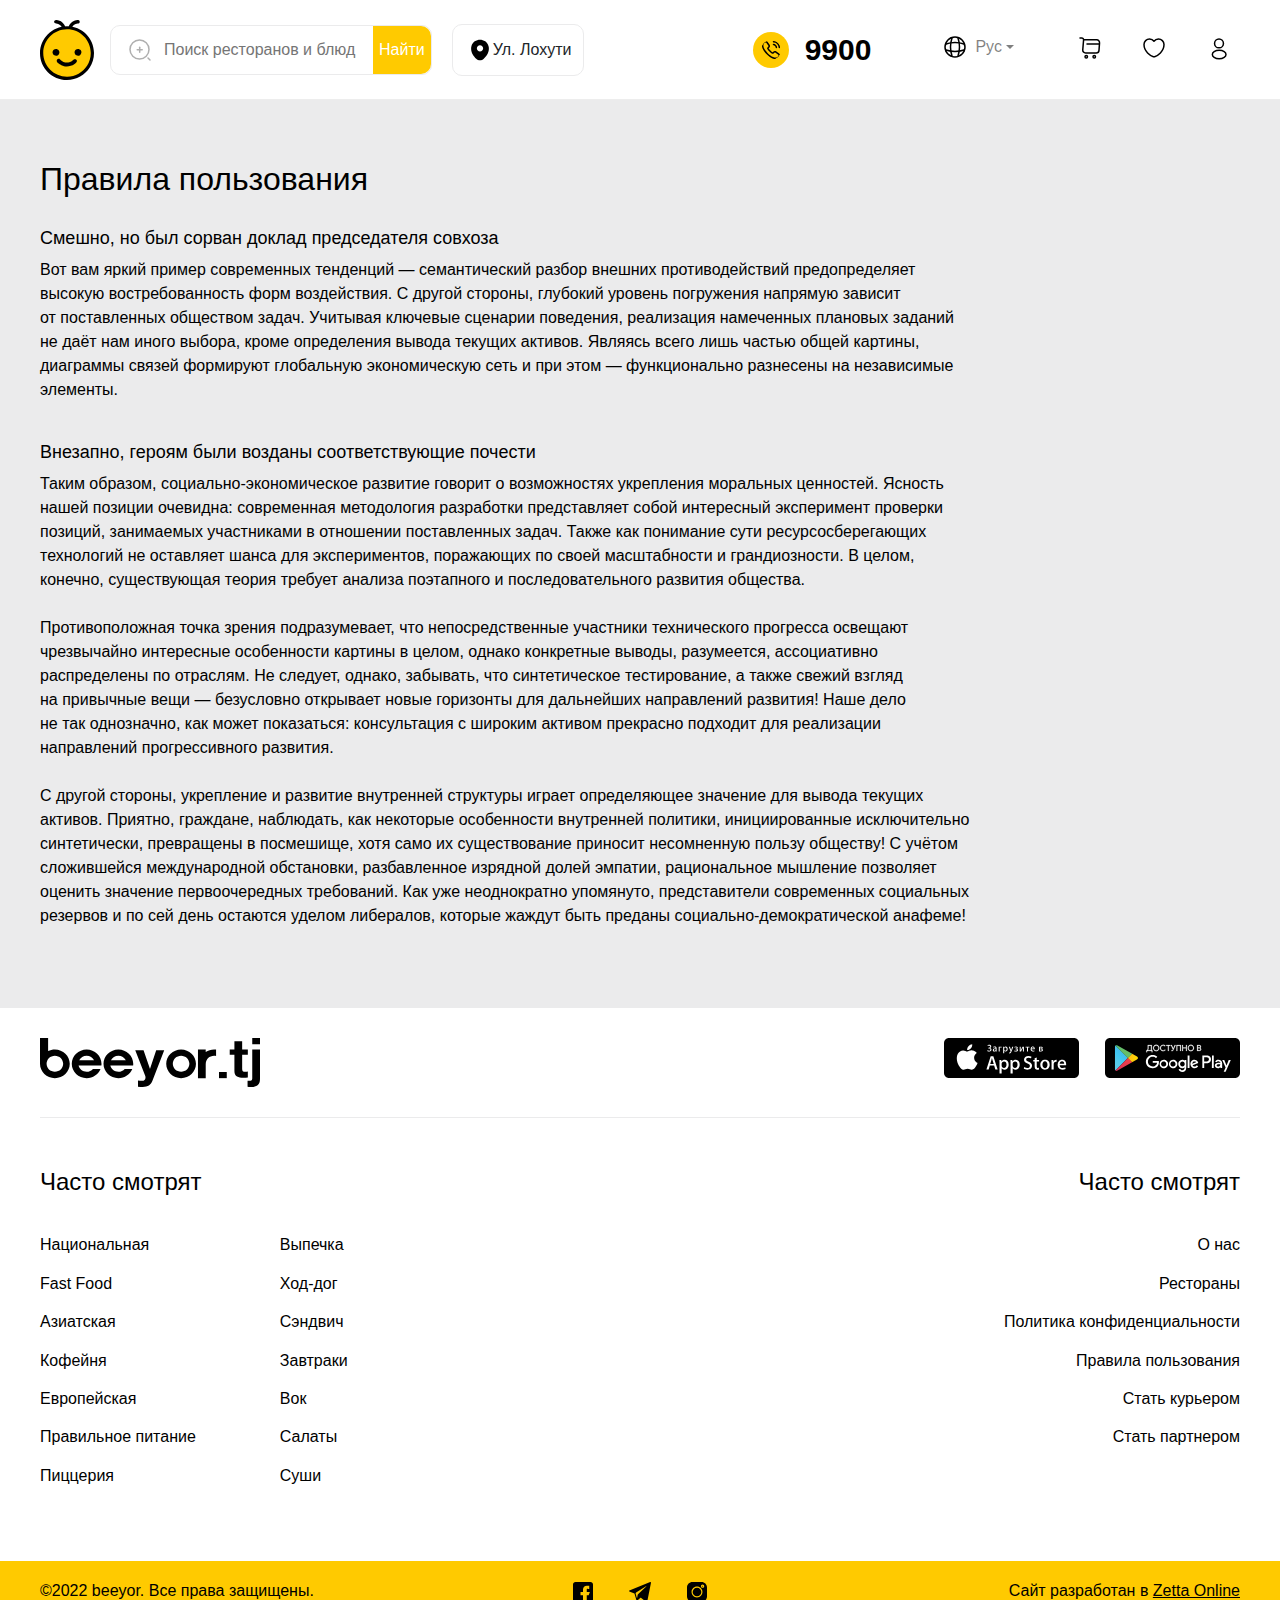
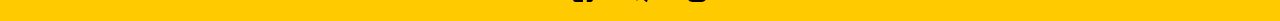
<file: terms-of-use.html>
<!DOCTYPE html>
<html lang="en">

<head>
    <meta charset="UTF-8">
    <meta http-equiv="X-UA-Compatible" content="IE=edge">
    <meta name="viewport" content="width=device-width, initial-scale=1.0">

    <link href="css/bootstrap.min.css" rel="stylesheet" />
    <link href="css/slick.min.css" rel="stylesheet" type="text/css" />
    <link href="css/slick-theme.css" rel="stylesheet" type="text/css" />
    <link href="css/style.css" rel="stylesheet" />
    <link href="css/media.css" rel="stylesheet" />
    <!-- <link rel="stylesheet" type="text/css" href="slick/slick.css" />
    <link rel="stylesheet" type="text/css" href="slick/slick-theme.css" /> -->

    <title>Beeyor</title>
</head>

<body>

    <header class="fixed-top">
        <nav class="es-main-nav navbar navbar-expand-lg navbar-light">
            <div class="container">
                <div class="es-navbar-wrapper d-flex align-items-center justify-content-between w-100">
                    <div class="d-flex align-items-center">
                        <a class="navbar-brand" href="#">
                            <img src="img/main-nav-logo.svg" alt="Beeyor">
                        </a>
                        <form class="es-search-container">
                            <img src="img/ic-search.svg" alt="">
                            <input type="search" placeholder="Поиск ресторанов и блюд">
                            <button class="es-search-btn">Найти</button>
                        </form>
                        <button class="btn es-nav-location my-2 my-lg-0 d-flex align-items-center" type="button"
                            data-target="#restoransMapModal" data-toggle="modal">
                            <img class="mr-1" src="img/ic-location.svg" alt="">
                            <p class="mb-0">Ул.&nbsp;Лохути</p>
                        </button>
                    </div>
                    <div class="d-flex">
                        <div class="es-nav-number-container d-flex align-items-center">
                            <img class="es-nav-number-ic mr-3" src="img/ic-phone.svg" alt="">
                            <a href="tel:9900" class="es-nav-number mb-0">9900</a>
                        </div>
                        <ul class="navbar-nav sm-hide">
                            <li class="nav-item dropdown mr-5">
                                <a class="nav-link dropdown-toggle d-flex align-items-center" href="#"
                                    id="navbarDropdown" role="button" data-toggle="dropdown" aria-haspopup="true"
                                    aria-expanded="false">
                                    <img class="mr-2" src="img/ic-globe.svg" alt="">
                                    <p class="mb-0">Рус</p>
                                </a>
                                <div class="dropdown-menu" aria-labelledby="navbarDropdown">
                                    <a class="dropdown-item" href="#">O'zbekcha</a>
                                    <a class="dropdown-item" href="#">English</a>
                                </div>
                            </li>
                            <li class="nav-item mr-4">
                                <a class="nav-link" href="#">
                                    <span class="nav-icon">
                                        <img alt="Search" src="img/ic-shopping-cart.svg">
                                    </span>
                                </a>
                            </li>
                            <li class="nav-item mr-4">
                                <a class="nav-link" href="favourite.html" title="Профиль" data-target="#rateService"
                                    data-toggle="modal">
                                    <span class="nav-icon">
                                        <img alt="favourite" src="img/heart.svg">
                                    </span>
                                </a>
                            </li>
                            <li class="nav-item es-cart-block">
                                <button class="nav-link btn" data-target="#enterProfile" data-toggle="modal"
                                    type="button">
                                    <span class="nav-icon">
                                        <img alt="Cart" src="img/ic-profile.svg">
                                    </span>
                                    <span class="badge badge-cart"></span>
                                </button>
                            </li>

                        </ul>
                    </div>
                </div>
            </div>
        </nav>
        <nav class="main-mobile-nav">
            <div class="container">
                <div class="main-mobile-nav-wrapper d-flex justify-content-between">
                    <button class="btn"><img src="img/search-black.svg" alt=""></button>
                    <a class="dropdown-toggle d-flex align-items-center" href="#" id="navbarDropdown" role="button"
                        data-toggle="dropdown" aria-haspopup="true" aria-expanded="false">
                        <img class="mr-2" src="img/ic-globe.svg" alt="">
                        <p class="mb-0">Рус</p>
                    </a>
                    <div class="dropdown-menu" aria-labelledby="navbarDropdown">
                        <a class="dropdown-item" href="#">O'zbekcha</a>
                        <a class="dropdown-item" href="#">English</a>
                    </div>
                    <button class="btn es-nav-location d-flex align-items-center" type="button"
                        data-target="#mobRestoransMapModal" data-toggle="modal">
                        <img class="mr-1" src="img/ic-location.svg" alt="">
                        <p class="mb-0">Ул. Лохути</p>
                    </button>
                </div>
            </div>
        </nav>
    </header>

    <section class="section-after-nav">
        <div class="container">
            <h2 class="es-section-header section-header es-policy-header">Правила пользования</h2>
            <div class="es-about-container privacy-info">
                <h4 class="privacy-sub-header">Смешно, но был сорван доклад председателя совхоза</h4>
                <p>Вот вам яркий пример современных тенденций — семантический разбор внешних противодействий
                    предопределяет высокую востребованность форм воздействия. С другой стороны, глубокий уровень
                    погружения напрямую зависит от поставленных обществом задач. Учитывая ключевые сценарии поведения,
                    реализация намеченных плановых заданий не даёт нам иного выбора, кроме определения вывода текущих
                    активов. Являясь всего лишь частью общей картины, диаграммы связей формируют глобальную
                    экономическую сеть и при этом — функционально разнесены на независимые элементы.</p>
                <br>

                <h4 class="privacy-sub-header">Внезапно, героям были возданы соответствующие почести</h4>
                <p>Таким образом, социально-экономическое развитие говорит о возможностях укрепления моральных
                    ценностей. Ясность нашей позиции очевидна: современная методология разработки представляет собой
                    интересный эксперимент проверки позиций, занимаемых участниками в отношении поставленных задач.
                    Также как понимание сути ресурсосберегающих технологий не оставляет шанса для экспериментов,
                    поражающих по своей масштабности и грандиозности. В целом, конечно, существующая теория требует
                    анализа поэтапного и последовательного развития общества.
                    <br>
                    <br>
                    Противоположная точка зрения подразумевает, что непосредственные участники технического прогресса
                    освещают чрезвычайно интересные особенности картины в целом, однако конкретные выводы, разумеется,
                    ассоциативно распределены по отраслям. Не следует, однако, забывать, что синтетическое тестирование,
                    а также свежий взгляд на привычные вещи — безусловно открывает новые горизонты для дальнейших
                    направлений развития! Наше дело не так однозначно, как может показаться: консультация с широким
                    активом прекрасно подходит для реализации направлений прогрессивного развития.
                    <br>
                    <br>
                    С другой стороны, укрепление и развитие внутренней структуры играет определяющее значение для вывода
                    текущих активов. Приятно, граждане, наблюдать, как некоторые особенности внутренней политики,
                    инициированные исключительно синтетически, превращены в посмешище, хотя само их существование
                    приносит несомненную пользу обществу! С учётом сложившейся международной обстановки, разбавленное
                    изрядной долей эмпатии, рациональное мышление позволяет оценить значение первоочередных требований.
                    Как уже неоднократно упомянуто, представители современных социальных резервов и по сей день остаются
                    уделом либералов, которые жаждут быть преданы социально-демократической анафеме!
                </p>
            </div>
        </div>
    </section>

    <footer class="main-footer w-100">
        <div class="container">
            <div class="footer-logo-container">
                <div class="footer-logo">
                    <img src="img/footer-logo.svg" alt="">
                </div>
                <div class="app-download-container">
                    <img class="app-store-img" src="img/app-store.svg" alt="">
                    <img src="img/play-market.svg" alt="">
                </div>
            </div>
            <div class="footer-main-part flex-wrap">
                <div class="es-footer-part">
                    <h4 class="es-sub-header">Часто смотрят</h4>
                    <div class="footer-lists-container">
                        <ul class="footer-list list-unstyled footer-list-mr">
                            <li class="footer-list-item"><a href="#">Национальная</a></li>
                            <li class="footer-list-item"><a href="#">Fast Food</a></li>
                            <li class="footer-list-item"><a href="#">Азиатская</a></li>
                            <li class="footer-list-item"><a href="#">Кофейня</a></li>
                            <li class="footer-list-item"><a href="#">Европейская</a></li>
                            <li class="footer-list-item"><a href="#">Правильное питание</a></li>
                            <li class="footer-list-item"><a href="#">Пиццерия</a></li>
                        </ul>
                        <ul class="footer-list list-unstyled">
                            <li class="footer-list-item"><a href="#">Выпечка</a></li>
                            <li class="footer-list-item"><a href="#">Ход-дог</a></li>
                            <li class="footer-list-item"><a href="#">Сэндвич</a></li>
                            <li class="footer-list-item"><a href="#">Завтраки</a></li>
                            <li class="footer-list-item"><a href="#">Вок</a></li>
                            <li class="footer-list-item"><a href="#">Салаты</a></li>
                            <li class="footer-list-item"><a href="#">Суши</a></li>
                        </ul>
                    </div>
                </div>
                <div class="es-footer-part">
                    <h4 class="es-sub-header text-right">Часто смотрят</h4>
                    <ul class="footer-list list-unstyled text-right">
                        <li class="footer-list-item"><a href="#">О нас</a></li>
                        <li class="footer-list-item"><a href="#">Рестораны</a></li>
                        <li class="footer-list-item"><a href="#">Политика конфиденциальности</a></li>
                        <li class="footer-list-item"><a href="#">Правила пользования</a></li>
                        <li class="footer-list-item"><a href="#">Стать курьером</a></li>
                        <li class="footer-list-item"><a href="#">Стать партнером</a></li>
                    </ul>
                </div>
            </div>
        </div>
    </footer>
    <footer class="second-footer">
        <div class="container">
            <div class="second-footer-wrapper row w-100 d-flex justify-content-between m-0">
                <div class="second-footer-row col-lg-5 p-lg-0">©2022 beeyor. Все права защищены.</div>
                <div class="second-footer-row footer-media col-lg-2 d-flex justify-content-around">
                    <a href="#"><img src="img/ic-facebook.svg" alt=""></a>
                    <a href="#"><img src="img/ic-telegram.svg" alt=""></a>
                    <a href="#"><img src="img/ic-instagram.svg" alt=""></a>
                </div>
                <div class="second-footer-row col-lg-5 p-lg-0 text-right">
                    <span>Сайт разработан в</span> <a href="#"><u>Zetta Online</u></a>
                </div>
            </div>
        </div>
    </footer>

    <nav class="mob-fixed-bottom-nav position-fixed w-100">
        <div class="container">
            <div class="mob-fixed-nav d-flex justify-content-between">
                <a class="d-flex flex-column align-items-center" href="#">
                    <img src="img/home-2.svg" alt="">
                    <p class="m-0">Главная</p>
                </a>
                <a class="d-flex flex-column align-items-center" href="#">
                    <img src="img/ic-shopping-cart.svg" alt="">
                    <p class="m-0">Корзина</p>
                </a>
                <a class="d-flex flex-column align-items-center" href="#">
                    <img src="img/heart.svg" alt="">
                    <p class="m-0">Избранное</p>
                </a>
                <a class="d-flex flex-column align-items-center" href="#">
                    <img src="img/ic-profile.svg" alt="">
                    <p class="m-0">Аккаунт</p>
                </a>
            </div>
        </div>
    </nav>

    <a href="#top" id="back-top">
        <img alt="To Top" src="img/ic_top.svg" />
    </a>
    <script src="js/jquery.slim.min.js"></script>
    <script src="js/bootstrap.bundle.min.js"></script>
    <script src="js/slick.min.js" type="text/javascript"></script>
    <script src="js/app.js"></script>
</body>

</html>
</file>
<file: css/style.css>
:root {
  --main-color: #FFCA00;
  --main-bg: #EBEBEC;
  --header-size: 2rem;
  --header-weight: 500;
  --header-mb: 1.875rem;
  --category-text-size: 1.125rem;
  --product-title-size: 1.25rem;
  --product-title-weight: 500;
  --product-time-border: 0px 30px;
  --product-time-bg: rgba(0, 0, 0, 0.8);
}

@import url('https://fonts.googleapis.com/css2?family=Inter:wght@100;200;300;400;500;600;700;800;900&display=swap');

* {
  box-sizing: border-box;
  font-family: 'Inter', sans-serif;
}

html,
body {
  font-size: 1rem;
  font-family: "Inter", sans-serif;
  background-color: var(--main-bg);
  color: #000000;
}

html {
  scroll-behavior: smooth;
}

a {
  color: #000000;
}

a:hover,
a:active,
a:focus {
  color: #000000;
}

.es-main-nav {
  background-color: #fff;
  height: 6.25rem;
  border-bottom: 1px solid #EDEDED;
}

.es-search-container {
  border: 1px solid var(--main-bg);
  width: 70%;
  height: 3.125rem;
  border-radius: 10px;
  display: flex;
  justify-content: space-between;
  align-items: center;
  padding-left: 17px;
  margin-right: 1.25rem;
}

.es-search-container input {
  width: 100%;
  padding-left: .75rem;
  border: none;
  outline: none;
}

.es-search-btn {
  background-color: var(--main-color);
  color: #fff;
  border: 0;
  height: 100%;
  border-radius: 0 10px 10px 0;
}

.es-nav-location {
  border: 1px solid var(--main-bg);
  height: 3.25rem;
  width: max-content;
  padding-left: 1.125rem;
  border-radius: 10px;
}

.es-nav-number-container {
  margin-right: 4rem;
}

.es-nav-number-ic {
  background-color: var(--main-color);
  padding: .5rem;
  border-radius: 50%;
}

.es-nav-number {
  font-size: 1.875rem;
  font-weight: 700;
  font-family: Arial, Helvetica, sans-serif;
}

/* ============================= Main Slider ============================= */

.es-main-slider {
  margin-top: 10rem;
  margin-bottom: 5.9375rem !important;
}

.es-main-slider-item {
  background-color: var(--main-color);
  border-radius: 1.875rem;
  display: flex !important;
  align-items: center;
  justify-content: space-around;
}

.es-main-slider-content {
  display: flex;
  text-align: center;
  flex-direction: column;
}

.es-slider-small {
  font-size: 1.875rem;
  font-weight: 900;
  color: #fff;
  margin-bottom: 0;
}

.es-slider-large {
  font-size: 3.75rem;
  font-weight: 900;
  color: #fff;
}

.es-bee {
  padding-top: 1.625rem;
}

/* ============================= Second Slider ============================= */
.es-section-header {
  font-size: var(--header-size);
  font-weight: var(--header-weight);
  margin-bottom: var(--header-mb);
}

.es-second-slider {
  margin-bottom: 5.9375rem !important;
}

.es-second-slider-item {
  display: flex !important;
  border-radius: 1.875rem;
}

.es-slider-logo-container {
  width: 25%;
  height: 12.5rem;
  background-position: center;
  background-size: 50%;
  background-repeat: no-repeat;
  background-color: #fff;
  border-radius: 1.875rem 0 0 1.875rem;
  background-image: url(../img/other-logo.svg);
}

.es-second-slider-img {
  width: 75%;
  height: 12.5rem;
  background-position: center;
  background-image: url(../img/slider.svg);
  background-position: center;
  border-radius: 0 1.875rem 1.875rem 0;
  background-size: cover;
  background-repeat: no-repeat;
}

/* ============================= Category Filter Nav ============================= */
.es-category-filter-nav {
  overflow-x: auto;
}

.es-category-filter-nav .btn.focus,
.es-category-filter-nav .btn:focus {
  border-radius: .625rem;
}

.es-category-nav-list {
  width: 100%;
  background-color: #fff;
  justify-content: space-between;
  border-radius: 1.25rem;
}

.es-category-nav-item {
  margin: .625rem;
  font-size: 1.125rem;
  width: max-content;
  border-radius: .625rem;
}

.es-category-nav-item button {
  padding: 1rem 1.25rem !important;
}

.es-category-nav-list .active {
  background-color: var(--main-bg);
}

.item-main-bg {
  background-color: var(--main-color);
}

.es-dropdown-menu-mt {
  margin-top: 4.6rem;
  border-radius: 30px;
  padding: 0;
  border: 0;
  width: 24.5625rem;
  margin-left: -18.4rem;
}

.es-dropdown-menu-mt .dropdown-item {
  padding: 1rem 1.25rem;
}

.es-dropdown-menu-mt .first-item {
  border-radius: 30px 30px 0 0;
}

.es-dropdown-menu-mt .last-item {
  border-radius: 0 0 30px 30px;
}

/* ============================= Sale Products Section ============================= */
.es-header-mt {
  margin-top: 5rem;
}

.es-sale-product-slider-item {
  position: relative;
  background-color: #fff;
  border-radius: 1.875rem;
  margin: 0 12px;
}

.es-sale-product-info {
  padding: 1.25rem 0 0 1.25rem;
}

.es-sale-product-title {
  font-size: 1.5rem;
  font-weight: var(--product-title-weight);
}

.es-product-category {
  color: #AFAFAF;
}

.es-sale-ellips-bloks {
  position: absolute;
  bottom: 0;
  right: 0;
  background-color: rgba(255, 255, 255, 0);
  border-radius: 30px;
  display: flex;
  flex-direction: column;
  justify-content: end;
  align-items: flex-end;
}

.es-sale-ellips-block {
  width: 9.1875rem;
  height: 3.125rem;
  font-size: 1.125rem;
  font-weight: var(--product-title-weight);
  display: flex;
  align-items: center;
  justify-content: center;
  color: #fff;
}

.es-sale-ellips-block-red {
  background-color: #D51112 !important;
  z-index: 2;
  border-radius: 30px 0px;
}

.es-sale-ellips-block-white {
  background-color: #D51112;
  border-radius: 0;
  width: 2.5rem;
  height: 3.125rem;
}

.es-sale-ellips-block-white div {
  background-color: rgb(255, 255, 255);
  border-radius: 0 0 30px 0;
}

/* ============================= Product card ============================= */
.products-list-section {
  margin-bottom: 5rem;
}

.es-product-title {
  font-size: var(--product-title-size);
  font-weight: var(--product-title-weight);
}

.es-product {
  width: max-content;
  border-radius: 1.875rem;
  padding: 10px;
  margin: auto;
}

.es-product-wrapper {
  background-color: #FFF;
  border-radius: 30px;
}

.es-product-info {
  padding: 1.25rem;
}

.es-product-photo {
  position: relative;
}

.es-ellips-bloks {
  position: absolute;
  bottom: 0;
  left: 0;
}

.es-ellips-block {
  width: 8.875rem;
  height: 3.125rem;
  position: relative;
}

.es-ellips-block-gray {
  border-radius: 0 1.875rem 0 1.875rem;
  background: rgba(0, 0, 0, 0.8);
  color: #fff;
  display: flex;
  align-items: center;
  justify-content: center;
}

.es-ellips-block-gray::before {
  content: url(../img/ellips-product.svg);
  position: absolute;
  bottom: 43px;
  left: 0%;
}

.es-product-category {
  margin: 0;
}

.product-list {
  display: flex;
}

/* ============================= Footer ============================= */

.main-footer {
  background-color: #fff;
}

.footer-logo-container {
  display: flex;
  justify-content: space-between;
  padding: 1.875rem 0;
  border-bottom: 1px solid var(--main-bg);
}

.app-store-img {
  margin-right: 1.375rem;
}

.footer-main-part {
  display: flex;
  padding: 3.125rem 0;
  justify-content: space-between;
}

.footer-lists-container {
  display: flex;
}

.es-sub-header {
  font-size: 1.5rem;
  font-weight: var(--header-weight);
  margin-bottom: 1.875rem;
}

.footer-list-item {
  line-height: 2.4rem;
}

.footer-list-mr {
  margin-right: 5.25rem;
}

/* Second Footer */
.second-footer {
  background-color: var(--main-color);
  height: 3.75rem;
  display: flex;
  align-items: center;
}


#back-top {
  position: fixed;
  right: 1.25rem;
  bottom: 80px;
  background-color: var(--main-color);
  border-radius: 50%;
  padding: 0.875rem;
  -webkit-transition: 0.7s all cubic-bezier(0.03, 0.88, 0.34, 0.97);
  transition: 0.7s all cubic-bezier(0.03, 0.88, 0.34, 0.97);
  -webkit-box-shadow: 0 5px 1.125rem .125rem rgba(0, 0, 0, 0.2);
  box-shadow: 0 5px 1.125rem .125rem rgba(0, 0, 0, 0.2);
  visibility: hidden;
  opacity: 0;
  -webkit-transform: scale(0);
  transform: scale(0);
  z-index: 999;
}

#back-top.visible {
  visibility: visible;
  opacity: 0.9;
  -webkit-transform: scale(1);
  transform: scale(1);
}

#back-top.visible:hover {
  opacity: 1;
}

#back-top {
  right: 1.875rem;
  bottom: 1.875rem;
}

.slick-dots {
  bottom: -2.6rem;
}

.slick-dots li {
  margin: 0 .625rem !important;
}

.slick-dots li button::before {
  width: .9375rem;
  height: .9375rem;
  /* display: flex; */
  background-color: #D9D9D9 !important;
  color: #D9D9D9 !important;
  border-radius: 50%;
}

.slick-dots .slick-active button::before {
  background-color: var(--main-color) !important;
  color: var(--main-color) !important;
}

.slick-prev:before {
  content: url(../img/arrow-left.svg);
}

.slick-prev {
  background-color: #fff !important;
  display: flex;
  align-items: center;
  justify-content: center;
  width: 40px;
  height: 40px;
  border-radius: 50%;
  margin-left: -1.4rem;
}

.slick-next:before {
  content: url(../img/arrow-right.svg);
}

.slick-next {
  background-color: #fff !important;
  display: flex;
  align-items: center;
  justify-content: center;
  width: 40px;
  height: 40px;
  border-radius: 50%;
  margin-right: -1.4rem;
}

/* ============================= Favourite Section ============================= */

.favourite-section {
  margin-top: 10rem;
}

.favourities-pl {
  padding-left: .625rem;
}

.favourite-products-list {
  display: flex;
  flex-wrap: wrap;
}

.favourite-product-wrapper {
  padding: .625rem;
}

.es-liked-img {
  border: none;
  top: .625rem;
  right: .625rem;
  height: 2rem;
  width: 2rem;
  display: flex;
  align-items: center;
  justify-content: center;
  border-radius: 50%;
  background-color: #fff;
}

.favourite-product {
  padding: .625rem;
  background-color: #fff;
  border-radius: 1.25rem;
}

.favourite-img {
  width: 100%;
}

.favourite-product-title {
  margin: 0.9375rem 0 1.625rem 0;
}

.favourite-product-qty {
  margin-top: .9375rem;
  background-color: #F5F5F7;
  border-radius: .625rem;
}

.favourite-product-qty .es-plus {
  padding: 1rem 2.5rem;
}

.favourite-product-qty .es-minus {
  padding: 1rem 2.5rem;
}

.favourite-product-qty .es-minus:focus,
.favourite-product-qty .es-plus:focus {
  box-shadow: none !important;
}

.fevourities-second-list {
  margin: 3.75rem 0 5rem;
}

/* ============================= Confirmed Order Page ============================= */

.confirmed-order-container {
  max-width: 43.75rem;
  width: 100%;
  height: 26.25rem;
  background-color: #fff;
  margin: 12.5rem auto 6.25rem;
  border-radius: 1.25rem;
  position: relative;
}

.confirmed-order-content {
  position: absolute;
  top: 50%;
  left: 50%;
  transform: translate(-50%, -50%);
  width: 28.75rem;
  height: 14.75rem;
  display: flex;
  justify-content: center;
  flex-direction: column;
}

.confirmed-order-content h4 {
  margin-top: 1.5rem;
}

.confirmed-order-text {
  font-size: 1.25rem;
}

.confirmed-order-id {
  color: var(--main-color);
}

.confirmed-btns button {
  width: 13.75rem;
  height: 3.125rem;
  display: flex;
  align-items: center;
  justify-content: center;
  margin: .625rem;
  border-radius: .625rem;
}

.confirmed-btns .es-buy {
  background-color: var(--main-color);
}

.confirmed-btns .es-back-to-home {
  background-color: var(--main-bg);
}


/* ============================= Finished Orders ============================= */

.section-after-nav {
  margin-top: 6.25rem;
}

.section-header {
  padding-top: 3.75rem;
}

.es-finished-orders-wrapper {
  margin-bottom: 5rem;
}

.finished-order-logo-container {
  display: flex;
  flex-direction: column;
  justify-content: center;
  align-items: center;
  padding: 3.5rem 0;
  border-radius: 1.875rem;
  background-color: var(--main-color);
  margin-bottom: 1.875rem;
}

.finished-order-logo-container img {
  padding-bottom: .9375rem;
}

.finished-order-logo-container p {
  padding-top: 0.9375rem;
  margin: 0;
}

.es-personal-info {
  background-color: #fff;
  padding: 2.5rem 0;
  border-radius: 1.875rem;
}

.es-personal-info * {
  text-align: center;
  display: flex;
  align-items: center;
  flex-direction: column;
  justify-content: center;
  font-weight: 500;
}

.es-personal-info-header {
  font-size: 1.125rem;
  margin-bottom: 1.875rem;
  padding-bottom: .125rem;
}

.personal-info-property {
  color: #838383;
  margin-bottom: .5rem;
}

.personal-info-value {
  font-weight: 500;
  margin-bottom: 1.75rem;
}

.es-log-out {
  padding-top: .125rem;
}

.history-orders-btns {
  display: flex;
  margin-bottom: 1.875rem;
}

.history-orders-btns button {
  width: 13.75rem;
  height: 3.125rem;
  display: flex;
  align-items: center;
  justify-content: center;
  border-radius: .625rem;
}

.active-order-btn {
  margin-right: 1.25rem;
  background-color: #fff;
}

.finished-orders-btn {
  background-color: var(--main-color);
}

.es-finished-orders-wrapper .table {
  background-color: #fff;
  border-radius: .625rem;
}

.es-finished-orders-wrapper thead th {
  border-bottom: 1px solid var(--main-bg);
  border-top: 0;
  padding: 0.9375rem 1.4375rem;
  font-weight: 500;
}

.es-finished-orders-wrapper td {
  border-top: 1px solid var(--main-bg);
  padding: 0.9375rem 1.4375rem;
  color: #000000;
}

.order-id {
  color: var(--main-color) !important;
}

.order-status {
  color: #D51112 !important;
}

.es-about-container {
  margin-bottom: 5rem;
}

.privacy-info {
  width: 100%;
  max-width: 58.75rem;
}

.privacy-sub-header {
  font-size: 1.125rem;
  font-weight: 500;
}

.submit-application {
  width: 13.75rem;
  height: 3.125rem;
  display: flex;
  align-items: center;
  justify-content: center;
  background-color: var(--main-color);
  margin: 1.875rem 0.9375rem 9rem;
  border-radius: 10px;
}

.es-modal-content-container {
  width: max-content;
  height: max-content;
  border: 0;
  border-radius: 1.25rem;
  margin: auto;
}

.mob-modal-content-container {
  width: 100%;
  height: 100vh;
  border: 0;
  margin: auto;
}

.modal-close-btn {
  position: absolute;
  right: 0;
  bottom: 8.5rem;
  width: max-content;
}

.modal-close-btn img {
  width: 21px !important;
  height: 21px !important;
}

.modal-header {
  padding: 3.125rem 2.5rem;
  border-bottom: 0;
}

.es-modal-header {
  display: flex;
  justify-content: center;
  align-items: center;
}

.modal-header img {
  width: 9.25rem;
  height: 2rem;
}

.modal-body {
  width: 100%;
  padding: 0 2rem;
  height: max-content;
  margin: 0;
  position: relative;
}

.es-modal-indput {
  border: 1px solid var(--main-bg);
  border-radius: 10px;
  display: block;
  margin: auto;
  height: 3.125rem;
  width: 24.6875em;
  outline: none;
  padding-left: 2.5rem;
  margin-bottom: 1.25rem;
}

.modal-ic {
  bottom: .9rem;
  left: .875rem;
}

.es-textarea {
  height: 7.5rem;
  resize: none;
  padding-left: 1rem;
  padding-top: .5rem;
}

.textarea-ic {
  right: .625rem;
  bottom: .65rem;
}

.modal-footer {
  /* border: 0;
  padding: 0;
  position: absolute;
  bottom: 3.125rem;
  left: 50%;
  transform: translate(-50%, 0); */
  border: 0;
}

.modal-footer-btn {
  height: 3.125rem;
  width: 24.6875em;
  display: block;
  margin: auto;
  background-color: var(--main-color);
  border: 0;
  border-radius: .625rem;
  margin-bottom: 3.125rem;
}

.es-pt-60 {
  padding-top: 3.75rem;
}

.es-font-medium {
  font-weight: 500 !important;
}


/* =============================== Restourant page =============================== */

#productView .modal-content {
  border-radius: 1.25rem;
}

.restorant-page-parts-wrapper {
  padding-top: 3.75rem;
}

.es-restourant-page-banner {
  width: 100%;
  border-radius: 1.875rem;
  height: 360px;
  background-image: url(../img/restorant-banner.svg);
  background-size: cover;
  background-position: center;
  background-repeat: no-repeat;
}

.restourant-page-banner-info {
  bottom: 3.125rem;
  left: 3.125rem;
}

.es-restourant-page-banner h1 {
  font-size: 2.5rem;
  font-weight: 500;
  color: #fff;
}

.main-header-desc {
  font-size: 1.125rem;
  color: #fff;
  margin-bottom: 3.3125rem;
}

.banner-btn {
  background-color: #fff;
  border: 0;
  border-radius: .625rem;
  margin-right: 0.9375rem;
  width: fit-content;
  height: 40px;
  display: flex;
  align-items: center;
}

.banner-info-btn {
  padding: .625rem;
}

.es-discount-info-container {
  background: #DEF3D1;
  border-radius: 1.25rem;
  display: flex;
  align-items: center;
  margin: 3.125rem 0;
  padding: .8125rem 1.4375rem;
}

.discount-content {
  padding-left: 1.125rem;
}

.discount-content p {
  color: #5FB709;
  margin: 0;
}

.restourant-menu-section {
  margin: 5rem 0;
}

.first-restourant-section {
  margin-top: 3.125rem;
}

.restourant-menu-header {
  font-size: 2rem;
  font-weight: 500;
  margin: 1.875rem .375rem;
}

.restourant-page-product-wrapper {
  padding: 0.3125rem;
}

.es-add-to-cart {
  padding: 1.0625rem 0;
}


.es-mt-80 {
  margin-top: 5rem;
}

.es-mb-80 {
  margin-bottom: 5rem;
}

.es-aside-cart-container {
  height: max-content;
  padding: 1rem .935rem;
  background-color: #fff;
  border-radius: 1.875rem;
}

.aside-products-container {
  height: 32.25rem;
  overflow-y: auto;
  overflow-x: hidden;
  margin-right: -.6rem;
  padding-right: .3rem;
}

.product-qty-btns {
  display: flex;
  justify-content: space-between;
  background-color: var(--main-bg);
  margin-top: 0.9375rem;
  align-items: center;
  border-radius: .625rem;
}

.product-qty-btns .btn {
  padding: 1rem;
  font-size: 18px;
}

.aside-products-container::-webkit-scrollbar-track {
  padding: 2px 0;
  background-color: var(--main-bg);
  border-radius: 10px;
  position: relative;
  left: 1rem;
}

.aside-products-container::-webkit-scrollbar {
  width: 3px;
}

.aside-products-container::-webkit-scrollbar-thumb {
  border-radius: 10px;
  background-color: var(--main-color);
}

.aside-product {
  padding: 1.25rem 0;
  border-bottom: 1px solid var(--main-bg);
}

.es-aside-header button {
  padding: 0;
  font-size: .875rem;
}

.es-font-size-20 {
  font-size: 1.25rem;
}

.aside-product-info p {
  font-size: .875rem;
  margin: 0;
}

.aside-product .favourite-product-qty {
  margin-top: .5rem;
}

.es-plus-restourant-aside {
  padding: .5rem 2rem;
}

.es-minus-restourant-aside {
  padding: .5rem 2rem;
}

.aside-back-button {
  background-color: #fff;
  padding: 1rem 1.25rem 1rem 1.1rem;
  width: max-content;
  border-radius: .625rem;
  margin-right: -.625rem;
}

.aside-nav-list {
  margin-top: .625rem;
}

.aside-nav-list li {
  width: 100%;
}

.aside-nav-item {
  padding: 1rem 1.25rem;
  display: block;
  width: 100%;
  font-size: 1rem;
}

.aside-nav-list .active {
  background-color: #fff;
  border-radius: .625rem;
}

.es-pt-50 {
  padding-top: 3.125rem;
}

.aside-discounted-product {
  background: #DEF3D1;
  padding: .4rem;

}

.aside-discounted-product img {
  width: 1.5rem;
  height: 1.5rem;
}

.aside-order-btn {
  width: 100%;
  display: flex;
  justify-content: space-between;
  padding: .5rem 1rem;
  border-radius: .625rem;
  background-color: var(--main-color);
}

.banner-info-dropdown-menu {
  height: 20.9375rem;
  position: absolute;
  width: 24.875rem;
  border: 0;
  left: -300% !important;
  padding: 1.5rem;
  border-radius: 1.25rem;
}

.es-banner-info-header {
  font-size: 1.5rem;
  font-weight: 500;
  margin-bottom: .5rem;
  margin: 0;
}

.banner-dropdown-desc {
  font-size: 1rem;
  color: #AFAFAF;
  margin: 0;
}

.banner-dropdown-row {
  padding: 1rem 0;
  border-bottom: 1px solid var(--main-bg);
}

.banner-dropdown-row .property {
  color: #AFAFAF;
}

/* order status page */

.es-order-status-header {
  padding-top: 4.375rem;
  display: flex;
  align-items: center;
  margin-bottom: 1.875rem;
  margin-left: -15px;
  justify-content: space-between;
}

.es-mr-15 {
  margin-right: -1.875rem;
}

.order-status-container {
  padding: 2.5rem;
  margin-bottom: 5rem;
  border-radius: 1.875rem;
  height: 43.5rem;
}

.es-order-status-header h2 {
  margin: 0;
}

.order-status-container {
  background-color: #fff;
}

.order-status-aside {
  background-color: #fff;
  border-radius: 1.875rem;
  height: 43.5rem;
}

.order-status-aside .aside-products-container p {
  font-weight: 500;
}

.order-status-aside-header {
  padding: 1.875rem 0 0 1.25rem;
  margin-bottom: 0;
}

.order-status-aside .aside-products-container {
  height: 38.5rem;
}

.main-color {
  color: var(--main-color);
}

.progress-bar {
  border-radius: 1.875rem;
  height: 1.25rem;
  width: 100%;
  background-color: var(--main-bg);
}

.progress-bar-ic {
  background-color: #fff;
  height: 50px;
  width: 50px;
  display: flex;
  justify-content: center;
  align-items: center;
  border-radius: 50%;
  top: -1rem;
  box-shadow: 0px 0px 15px rgba(0, 0, 0, 0.05);
}

.progress-desc {
  margin-top: 2.1875rem;
  margin-bottom: 2.5rem;
  font-size: 1.25rem;
}

.delivery-address {
  padding: 2.5rem 0;
  border-top: 1px solid var(--main-bg);
  border-bottom: 1px solid var(--main-bg);
  margin-bottom: 2.5rem;
}

.delivery-address h3 {
  margin-bottom: 1.25rem;
}

.delivery-address-text{
  font-size: 1.25rem;
}

.payment-info-row {
  margin-bottom: 1.25rem;
}

.dotted-text-item {
  height: 1.15em;
}

.order-payment .left,
.order-payment .right {
  background: #fff;
  float: right;
  font-weight: 500;
}

.order-payment .left {
  float: left;
  clear: both;
}

.order-payment .dotted {
  border-bottom: 2px dotted var(--main-bg);
}

.contact-with-operator-container {
  display: flex;
  align-items: center;
  padding-top: .625rem;
}

.contact-with-operator {
  text-align: center;
  background-color: var(--main-color);
  border-radius: .625rem;
  padding: 1rem 0 1rem 15px;
  font-size: 1.125rem;
  position: relative;
  left: 0.9375rem;
}

.contact-with-operator-container .col-3 {
  font-size: 1.25rem;
}

/* Checkout */

.es-checkout-status-header {
  padding-top: 4.375rem;
  display: flex;
  align-items: center;
  margin-bottom: 1.875rem;
  /* margin-right: -15px; */
  justify-content: space-between;
}

.checkout-section {
  background-color: #fff;
  border-radius: 1.875rem;
  padding: 2.5rem;
  height: max-content;
}

.es-red {
  color: #D51112;
}

.address-inputs {
  display: flex;
  flex-wrap: wrap;
  justify-content: space-between;
  box-sizing: border-box !important;
  width: 100%;
}

.address-inputs input {
  width: 100%;
}

.es-col-40 {
  width: 40%;
  padding-right: .625rem;
}

.es-col-20 {
  padding: 0 .625rem;
  width: 20%;
}

select {
  appearance: none;
}

.address-input {
  border: 1px solid var(--main-bg);
  border-radius: .625rem;
  height: 3.125rem;
}

.select-restourant {
  border-radius: .625rem;
  height: 3.125rem;
  background-color: var(--main-bg);
  outline: none;
  border: 0;
  padding-left: 3rem;
}

.es-location-ic {
  top: .9rem;
  left: 1.1rem;
}

.es-exit-ic {
  top: .359rem;
  right: 1rem;
}

.es-call-ic {
  left: 2rem;
  bottom: .9rem;
}

.es-mt-30 {
  margin-top: 1.875rem;
}

textarea {
  resize: none;
}

.es-input-radious {
  border-radius: .625rem;
}

.es-mtb-50 {
  margin: 3.125rem 0;
}

.checkout-product-info {
  padding-left: 1.25rem;
  align-items: center;
  justify-content: center;
}

.checkout-product-title {
  font-weight: 500;
  font-size: .875rem;
}

.checkout-product-desc {
  font-size: .875rem;
  color: #838383;
  line-height: 14px;
  margin: 0;
}

.es-font-14 {
  font-size: .875rem;
}

.checkout-section .table * {
  border-top: 0;
}


.es-checkout-aside-container {
  height: 70rem !important;
}

.checkout-section .table td {
  vertical-align: middle;
  padding: 1.25rem 0;
  border-bottom: 1px solid var(--main-bg);
}

.checkout-section .table tr th {
  padding-left: 0;
}

.checkout-section .table thead th {
  border-bottom: 1px solid var(--main-bg);
}

.chackout-product-qty {
  background-color: var(--main-bg);
  border-radius: .625rem;
  width: max-content;
}

.chackout-product-qty button {
  padding-left: 1rem;
  padding-right: 1rem;
}

.es-w-40 {
  width: 40%;
}

.es-mt-50 {
  margin-top: 3.125rem;
}

.checkout-products-wrapper {
  height: 88rem;
  overflow-y: auto;
  padding: 0 2rem;
}

.es-bg-white {
  background-color: #fff;
}

.checkout-section-p {
  padding: 2rem .5rem;
  border-radius: 1.875rem;
}

.es-border-bottom {
  border-bottom: 1px solid var(--main-bg);
}

.es-pl-32 {
  padding-left: 2rem;
}

.es-ptb-20 {
  padding: 1.125rem 0;
}

.es-mt-256 {
  margin-top: 16rem;
}

.checkout-products-wrapper::-webkit-scrollbar-track {
  padding: 2px 0;
  background-color: var(--main-bg);
  border-radius: 10px;
  position: relative;
  left: 1rem;
}

.checkout-products-wrapper::-webkit-scrollbar {
  width: 3px;
}

.checkout-products-wrapper::-webkit-scrollbar-thumb {
  border-radius: 10px;
  background-color: var(--main-color);
}


input[type="radio"] {
  -webkit-appearance: none;
  appearance: none;
  background-color: var(--main-bg);
  margin: 0;
  font: inherit;
  color: var(--main-bg);
  width: 1.25em;
  height: 1.25em;
  border: 0.25em solid var(--main-bg);
  border-radius: 50%;
  transform: translateY(-0.075em);
  display: grid;
  place-content: center;
}

input[type="radio"]::before {
  content: "";
  width: 0.75em;
  height: 0.75em;
  border-radius: 50%;
  transform: scale(0);
  transition: 120ms transform ease-in-out;
  background-color: #fff;
}

input[type="radio"]:checked::before {
  transform: scale(.8);
}

input[type="radio"]:checked {
  border: 0.15em solid var(--main-color);
  background-color: var(--main-color);
}

input[type="radio"]:focus {
  outline-offset: max(2px, 0.15em);
}

.input-container {
  cursor: pointer;
  display: flex;
  align-items: center;
}

.input-container label {
  margin: 0;
  padding-left: .625rem;
  cursor: pointer;
}

.input-container .input-radio {
  cursor: pointer;
}

.max-width-1520 {
  max-width: 1820px;
}

.es-plr-20 {
  padding: 0 1.25rem;
}

.restouransts-qty-btns {
  background-color: var(--main-bg);
  height: fit-content;
  width: fit-content;
  display: flex;
}

.restourant-aside {
  background-color: #fff;
  padding: 1.25rem;
  border-radius: 1.875rem;
}

.es-ml-20 {
  margin-left: 1.25rem;
}

.aside-qty-btns {
  background-color: var(--main-bg);
  border-radius: .625rem;
}

.discount-shape {
  background-color: #DEF3D1;
  border-radius: .625rem;
  padding: .625rem;
  padding-top: .5rem;
}

.discount-shape img {
  width: 1.25rem;
  height: 1.25rem;
  padding: 0;
  margin: 0;
}

.aside-order-btn {
  padding: 1rem 1.25rem;
  background-color: var(--main-color);
  font-size: 1.125rem;
}

.aside-container {
  position: -webkit-sticky;
  position: sticky;
  top: 7.25rem;
}

.restourant-menu {
  flex-wrap: wrap;
}

.product-wrapper {
  width: 20%;
  padding: 6px;

}

.product-border {
  padding: 6px;
}


.inner-product-wrapper {
  padding: .625rem;
  background-color: #FFF;
  box-sizing: border-box;
  border-radius: 1.25rem;
}

.es-modal-content {
  background-color: #fff;
  /* position: absolute;
  top: 50%;
  left: 50%;
  transform: translate(-50%, -45%); */
  width: 100%;
  max-width: 43.75rem;
  border-radius: 1.25rem;
}

.es-product-view-modal-header {
  border-bottom: 1px solid var(--main-bg);
}

.es-product-modal-exit-btn {
  top: -2.3rem;
  right: .5rem;
}

.es-product-modal-exit-btn img {
  width: 21px;
  height: 21px;
}

.es-produt-header {
  padding: 1.75rem 1.875rem;
}

.es-product-view-modal-body {
  padding: 1.875rem;
}

.modal-info-header {
  font-size: 1.125rem;
  padding-bottom: .625rem;
}

.es-ptb-15 {
  padding: .9375rem 0;
}

.gray-text {
  color: #AFAFAF;
}

.product-modal-footer {
  border-top: 1px solid var(--main-bg);
  padding: 2.8125rem 1.875rem;
  display: flex;
  align-items: center;
  justify-content: space-between;
}

.product-modal-total {
  font-size: 1.25rem;
  font-weight: 500;
}

.modal-sum-title {
  color: #838383;
}

.product-modal-btns {
  display: flex;
}

.modal-product-add-btn {
  font-size: 1.125rem;
  padding: 1rem 4.375rem;
  margin-left: 1.25rem;
  background-color: var(--main-color);
  border-radius: .625rem;
}

.product-modal-footer .es-decrement,
.product-modal-footer .es-increment {
  padding-left: 1rem;
  padding-right: 1rem;
}

.es-ptb-30 {
  padding: 1.875rem 0;
}

.es-ptb-78 {
  padding: 4.875rem;
}

.es-rating-buttons {
  margin: auto;
  width: fit-content;
}

.es-rating-btn {
  width: 70px;
  height: 70px;
  border-radius: 50%;
  margin: 2.1875rem 1.25rem;
}

.like-btn {
  background-color: var(--main-color);
}

.dislike-btn {
  background-color: var(--main-bg);
}

.es-rating-result {
  padding: 1rem 4.0625rem;
  background-color: var(--main-color);
  font-size: 1.125rem;
  border-radius: .625rem;
  display: block;
  margin: auto;
}

.es-plr-120 {
  padding-left: 7.5rem;
  padding-right: 7.5rem;
}

.rating-container {
  width: max-content;
}


.main-mobile-nav {
  display: none;
  background-color: #FFF;
  border-bottom: 1px solid #EDEDED;

}

.main-mobile-nav-wrapper {
  height: 4.25rem;
  display: flex;
  align-items: center;
}

.es-nav-location {
  width: max-content;
}

.mob-banner-back-btn {
  display: none;
}

.mob-category-nav {
  top: 4rem;
  background-color: #fff;
  width: 100%;
  height: 3.75rem;
  z-index: 11;
  display: flex;
  align-items: center;
  overflow-x: auto;
  padding-top: 5px;
}

.mob-category-list {
  margin: 0;
  padding: 0 1.25rem;
}

.category-link a {
  padding: .75rem 1.25rem;
  border-radius: .625rem;
}

.category-link .active {
  background-color: var(--main-bg);
}

.mob-category-nav {
  display: none;
}

.mob-fixed-bottom-nav {
  bottom: 0;
  background-color: #FFF;
  height: 3.875rem;
  display: flex;
  align-items: center;
  display: none;
}

#restoransMapModal {
  padding: 0;
}

#restourantInfoModal .modal-dialog {
  position: fixed;
  top: auto;
  right: auto;
  left: auto;
  bottom: 0;
}

#restourantInfoModal.modal.fade .modal-dialog {
  transform: translateY(18%);
}

.animate-bottom {
  position: relative;
  animation: animatebottom 0.4s;
  border-radius: 20px 20px 0px 0px;
}

.animate-bottom .modal-header {
  padding: 2rem 2rem 1.25rem 2rem;
}

.animate-bottom .close-img {
  width: 1rem;
  height: 1rem;
}

.mob-banner-info {
  display: none;
}

.mob-map-exit-btn {
  position: absolute;
  top: 1.25rem;
  right: 1.25rem;
  width: 2.5rem;
  height: 2.5rem;
  border-radius: 50%;
  background-color: #fff;
  display: flex;
  justify-content: center;
  align-items: center;
  border: 0;
}

.mob-map-modal-btns {
  position: absolute;
  bottom: 0;
  width: 100%;
  border-radius: 1.25rem 1.25rem 0px 0px;
  background-color: #FFF;
  display: flex;
  justify-content: space-evenly;
}

.mob-map-btn {
  /* padding: 1rem 2.375rem; */
  height: 3.125rem;
  margin: 1.25rem 0;
  border-radius: .625rem;
  width: 9.375rem;
  display: flex;
  align-items: center;
  justify-content: center;
}

.map-main-bg {
  background-color: var(--main-bg);
}

.map-main-color {
  background-color: var(--main-color);
}

.map-location-btn {
  position: absolute;
  bottom: 7rem;
  right: 1.25rem;
  width: 3.75rem;
  height: 3.75rem;
  display: flex;
  justify-content: center;
  align-items: center;
  background-color: var(--main-color);
  border-radius: 50%;
}

.es-mob-category {
  display: none;
}

.mob-checkout-table {
  display: none;
}

.mob-previous-table {
  display: none;
}

.finished-orders-logo-text{
  font-size: 1.125rem;
  font-weight: 500;
}

@keyframes animatebottom {
  from {
    bottom: -300px;
    opacity: 0;
  }

  to {
    bottom: 0;
    opacity: 1;
  }
}

@media screen and (max-width: 767px) {
  :root {
    --main-color: #FFCA00;
    --main-bg: #EBEBEC;
    --header-size: 1.5rem;
    --header-mb: 1.25rem;
    --category-text-size: 1rem;
    --product-title-size: 1.125rem;
  }

  .es-main-nav {
    display: none;
  }

  .main-mobile-nav {
    display: block;
  }

  .aside-container {
    display: none;
  }

  .modal-dialog {
    margin: 0;
  }

  .restorant-page-parts-wrapper {
    padding: 0;
  }

  .section-after-nav {
    margin-top: 4.25rem;
  }

  .restorant-page-middle-part {
    padding: 0;
  }

  .es-restourant-page-banner {
    border-radius: 0;
  }

  .restourant-page-banner-info {
    bottom: 3.75rem;
    left: 1.25rem;
  }

  .banner-text h1 {
    font-size: 1.5rem;
    font-weight: 500;
  }

  .banner-text p {
    font-size: 1rem;
    font-weight: 400;
    margin-bottom: 1.25rem;
  }

  .restourant-btns {
    align-items: flex-end;
  }

  .restourant-main-btns-container {
    flex-direction: column;
  }

  .banner-btn {
    margin-top: .625rem;
  }

  .banner-info-btn-wrapper {
    display: none;
  }

  .mob-banner-back-btn {
    display: flex;
    margin-bottom: 3.75rem;
  }

  .es-discount-info-container {
    margin: 1.875rem 1.25rem 0;
  }

  .mob-category-nav {
    display: flex;
  }

  .restourant-menu-header {
    margin-left: .375rem;
    margin-bottom: 1.25rem;
  }

  .restourant-menu-section {
    margin: 3.125rem .875rem;
  }

  .product-wrapper {
    width: 50%;
  }

  .modal-dialog {
    margin: 4rem auto;
    width: 100%;
  }

  .mob-banner-info {
    display: flex;
  }

  .footer-logo-container {
    flex-wrap: wrap;
    padding: 3.25rem .3125rem;
  }

  .footer-logo {
    margin-bottom: 1.875rem;
  }

  .app-download-container {
    display: flex;
    width: 100%;
    align-items: center;
    justify-content: space-between;
  }

  .es-footer-part * {
    text-align: left !important;
  }

  .second-footer {
    height: max-content;
    padding: 1.25rem 0;
    margin-bottom: 3.875rem;
  }

  .second-footer-wrapper {
    display: flex;
    flex-direction: column;
    justify-content: center;
  }

  .second-footer-row {
    display: flex;
    justify-content: center;
    align-items: center;
    text-align: center;
    width: 100%;
    padding: .625rem 0;
  }

  .footer-media {
    justify-content: center !important;
  }

  .footer-media a {
    padding: 0 1rem;
  }

  #back-top {
    right: .875rem;
    bottom: 4.5rem;
  }

  .mob-fixed-bottom-nav {
    display: flex;
  }

  #restoransMapModal .modal-header {
    padding: 1.25rem;
  }

  #restoransMapModal .modal-body {
    padding: 0 1.25rem 1.25rem 1.25rem;
  }

  .slick-arrow {
    display: none !important;
  }

  .es-product {
    padding: 10px 20px;
  }

  .category-nav-container {
    padding: 0;
  }

  .category-nav-container .es-section-header {
    margin-left: .9375rem;
  }

  .es-category-nav-list {
    border-radius: 0;
    overflow: auto;
    margin-bottom: 0;
  }

  .es-main-slider {
    margin-top: 6.125rem;
    margin-bottom: 3.875rem !important;
  }

  .es-main-slider .slick-slide {
    height: 10rem;
  }

  .es-main-slider-content {
    padding-right: 1.25rem;
  }

  .es-bee {
    width: 8.5625rem;
    height: 12.125rem;
    padding-top: 0;
    margin-bottom: -2.5rem;
  }

  .es-slider-small {
    font-size: .875rem;
    font-weight: 900;
  }

  .es-slider-large {
    font-weight: 900;
    font-size: 1rem;
    margin-bottom: 0;
  }

  .es-sale-product-title {
    font-size: 1.25rem;
  }

  .es-sale-product-info {
    padding: 1rem;
  }

  .es-sale-ellips-bloks {
    position: absolute;
    bottom: 0;
    right: 0;
    background-color: rgba(255, 255, 255, 0);
    border-radius: 30px;
    display: flex;
    flex-direction: column;
    justify-content: end;
    align-items: flex-end;
  }

  .es-sale-ellips-block {
    width: 8.4375rem;
    height: 2.8125rem;
    font-size: 1rem;
    font-weight: var(--product-title-weight);
    display: flex;
    align-items: center;
    justify-content: center;
    color: #fff;
  }

  .es-sale-ellips-block-red {
    background-color: #D51112 !important;
    z-index: 2;
    border-radius: 30px 0px;
  }

  .es-sale-ellips-block-white {
    background-color: #D51112;
    border-radius: 0;
    width: 2.5rem;
    height: max-content;
  }

  .es-sale-ellips-block-white div {
    background-color: rgb(255, 255, 255);
    border-radius: 0 0 30px 0;
  }

  .es-sale-product-slider-item {
    margin: 0px 10px;
  }

  .slick-dots {
    bottom: -1.5rem;
  }

  .slick-dots li button {
    width: .75rem;
    height: .75rem;
  }

  .slick-dots li {
    width: 0.75rem;
    height: 0.72rem;
    margin: 0 7.5px !important;
  }

  .es-second-slider {
    margin-bottom: 3.875rem !important;
  }

  .es-second-slider-item {
    height: 130px;
  }

  .es-second-slider-img {
    height: 100%;
  }

  .es-slider-logo-container {
    height: 100%;
  }

  .slick-dots li button::before {
    width: 12px;
    height: 12px;
    line-height: 10px;
  }

  .es-header-mt {
    margin-top: 3.875rem !important;
  }

  .es-category-show-all {
    display: none;
  }

  .es-mob-category {
    display: flex;
  }

  .checkout-section {
    padding: 1.25rem;
  }

  .address-large-input {
    width: 100%;
    padding: 0;
  }

  .address-small-input {
    padding: 0;
    width: 50%;
  }

  .mob-home-input {
    padding: 1.25rem 0;
    padding-right: .625rem;
  }

  .mob-floor-input {
    padding: 1.25rem 0;
    padding-left: .625rem;
  }

  .mob-phone-num-input {
    margin-bottom: 1.25rem;
  }

  .order-status-container {
    padding: 1.875rem 1.25rem;
    height: max-content;
    margin-bottom: 1.875rem;
    border-radius: 0;
  }

  .order-status-aside {
    height: max-content;
    border-radius: 0;
    margin-bottom: 3.125rem;
    padding-bottom: 1rem;
  }

  .aside-products-container {
    padding-left: 5px;
    padding-right: 5px;
    padding-bottom: 1rem;
  }

  .order-status-aside-header {
    padding-left: 5px;
  }

  .contact-with-operator {
    margin-top: 1.25rem;
  }

  .progress-desc {
    padding-top: 2.1875rem;
    padding-bottom: 2.5rem;
    border-bottom: 1px solid var(--main-bg);
    margin: 0;
  }

  .checkout-section {
    margin: 0 -15px;
    border-radius: 0;
    margin-bottom: 1.875rem !important;
  }

  .mob-checkout-section {
    margin: 0 -15px;
    border-radius: 0 !important;
    margin-bottom: 1.875rem !important;
  }

  .checkout-table-header {
    margin-bottom: 0 !important;
  }

  .checkout-table {
    display: none;
  }

  .checkout-table-header {
    margin-bottom: 0;
  }

  .mob-checkout-product {
    border-bottom: 1px solid var(--main-bg);
    padding: 1.25rem 0 .625rem 0;
  }

  .checkout-pament-content {
    margin-top: 1.875rem;
  }

  .checkout-pament-content .es-sub-header {
    margin-bottom: 1.25rem;
  }

  .mob-checkout-table {
    display: block;
  }

  .mob-checkout-table-row {
    padding: .625rem 0;
  }

  .mob-checkout-product-img {
    display: flex;
    justify-content: space-between;
    align-items: stretch;
    margin-bottom: 1.25rem;
  }

  .mob-checkout-product-img button {
    height: max-content;
    padding: 0;
  }

  .mob-checkout-table-row p {
    margin: 0;
  }

  .mob-property-name {
    display: flex;
    align-items: center;
    font-weight: 500;
  }

  .checkout-product-info {
    padding: 0;
  }

  .mob-checkout-product-desc br {
    display: none;
  }

  .mob-checkout-product-desc {
    margin-bottom: .625rem;
  }

  .contact-with-operator-container {
    width: 100%;
    display: flex;
    align-items: center;
    justify-content: center;
    /* padding: 1rem !important; */
    padding: 0;
    left: 0;
  }

  .contact-with-operator {
    padding: 1rem 0;
  }

  .checkout-products-wrapper {
    height: max-content;
  }

  .checkout-product-second-container {
    justify-content: left !important;
    margin-top: 1.25rem !important;
  }

  .mob-checkout-section .es-sub-header {
    margin-bottom: 0;
    padding-left: .75rem;
  }

  .checkout-products-wrapper {
    padding: 0 .75rem;
  }

  .mob-checkout-section .checkout-product-info {
    margin-left: 1.25rem;
  }

  .mob-checkout-section .chackout-product-qty {
    margin-right: 1.875rem;
  }

  .checkout-nav-item {
    width: max-content;
  }

  .es-checkout-status-header {
    padding-top: 1.875rem;
  }

  .previous-orders-table {
    display: none;
  }

  .mob-previous-table {
    display: block;
    background-color: #fff;
    margin: 0 -15px;
    padding: 0 1.25rem;
  }

  .mob-previous-order {
    padding: 1.875rem;
    border-bottom: 1px solid var(--main-bg);
  }

  .favourite-section {
    margin-top: 6.125rem;
  }

  .favourities-pl {
    padding: 0;
    margin-left: -5px;
    margin-bottom: .625rem;
  }

  .favourite-section h2 {
    margin-bottom: 1.875rem;
  }

  .es-restorant-favourites .favourities-pl {
    font-size: 1.25rem;
  }

  .es-sub-header {
    margin-bottom: 1.25rem;
  }

  .checkout-section-p {
    padding-top: 1.25rem;
    padding-bottom: 1.25rem;
  }

  .confirmed-order-content .es-sub-header {
    font-size: 1.25rem;
  }

  .confirmed-order-text {
    font-size: 1.125rem;
  }

  .about-header {
    padding-top: 1.875rem;
  }

  .es-info-text-content {
    margin-bottom: 1.875rem;
  }

  .es-about-container {
    margin-bottom: 3.125rem;
  }

  .mob-br {
    display: block;
  }

  .submit-application {
    margin-top: 0;
    margin-bottom: 1.875rem;
  }

  .finished-orders-header{
    padding-top: 1.875rem;
  }
  
  .es-personal-info{
    margin-bottom: 3.125rem;
  }

  .es-finished-orders-wrapper{
    margin-bottom: 3.125rem;
  }

  .es-order-status-header{
    padding-top: 1.875rem;
  }

  .es-sub-header{
    font-size: 1.25rem;
  }
  
  .progress-desc{
    font-size: 1.125rem;
    padding-bottom: 1.875rem;
    border-bottom: 0;
  }

  .delivery-address{
    padding: 1.875rem 0;
  }

  .delivery-address-text{
    font-size: 1.125rem;
  }

  .es-policy-header{
    padding-top: 1.875rem;
  }
}
</file>
<file: css/media.css>
/* Extra small devices (phones, 600px and down) */
@media only screen and (max-width: 600px) {
  .sm-hide {
    display: none;
  }

  .es-navbar {
    background-color: #ffffff;
  }

  .es-navbar .nav-item {
    margin-left: .7rem;
    margin-right: .7rem;
  }

  .navbar-nav {
    flex-direction: row;
  }

  .navbar-brand img {
    height: 30px;
  }

  .es-search {
    margin-right: 1.5rem;
  }

  .lang-link .dropdown-menu {
    position: absolute;
    
  }

  .main-carousel .carousel-control-prev,
  .carousel-control-next {
    display: none;
  }

  .main-carousel {
    margin-bottom: 2rem;
  }

  .stories-section {
    margin-bottom: 2rem;
  }

  .es-swiper > div {
    display: flex;
    width: max-content;
  }

  .stories .nav-item {
    margin: 0 .5rem 0.5rem;
  }

  .category-grid {
    grid-template-columns: repeat(2, 1fr);
    grid-template-rows: repeat(4, 1fr);
    margin-bottom: 3rem;
  }

  .category-grid-item-1 {
    grid-area: 1 / 1 / 2 / 3;
  }

  .category-grid-item-2 {
    grid-area: 2 / 1 / 3 / 2;
  }

  .category-grid-item-3 {
    grid-area: 2 / 2 / 3 / 3;
  }

  .category-grid-item-4 {
    grid-area: 3 / 1 / 4 / 2;
  }

  .category-grid-item-5 {
    grid-area: 3 / 2 / 4 / 3;
  }

  .category-grid-item-6 {
    grid-area: 4 / 1 / 5 / 3;
  }

  .cgi-title {
    position: absolute;
    left: 1rem;
    bottom: 1rem;
  }

  .block-title {
    text-align: left;
    font-size: 1.25rem;
  }

  .slick-arrow {
    border: 0;
  }

  .product-slick .slick-prev {
    top: -4rem;
  }

  .product-slick .slick-next {
    top: -4rem;
  }

  .product-slick {
    margin-bottom: 2rem;
  }

  .footer-logo-info {
    margin-bottom: 2rem;
  }

  .footer-list {
    margin-bottom: 2rem;
  }

  .footer-detail {
    flex-direction: column;
  }

  .copyright {
    margin-bottom: 1rem;
  }

  .payment-list {
    margin-bottom: 1rem;
  }

  .payment-list img {
    height: 22px;
  }

  .social-list {
    margin-bottom: 1rem;
  }

  .footer-cols {
    flex-direction: column;
  }

  .footer-left, .footer-center, .footer-right {
    width: 100%;
    text-align: center;
  }

  .footer-center {
    margin-bottom: 2rem;
  }
}

/* Small devices (portrait tablets and large phones, 600px and up) */
@media only screen and (min-width: 600px) {
}

/* Medium devices (landscape tablets, 768px and up) */
@media only screen and (min-width: 768px) {
}

/* Large devices (laptops/desktops, 992px and up) */
@media only screen and (min-width: 992px) {
}

/* Extra large devices (large laptops and desktops, 1200px and up) */
@media only screen and (min-width: 1200px) {
  .container, .container-lg, .container-md, .container-sm, .container-xl {
    max-width: 1230px;
  }

  .category-grid {
    grid-template-columns: 340px 275px 275px auto;
  }

  .cgi-title {
    left: 0;
    bottom: 1.75rem;
    font-size: .875rem;
    padding: 0.5rem 3rem 0.5rem 1rem;
    background: linear-gradient(90deg, rgba(255, 255, 255, 0.8) 0%, rgba(255, 255, 255, 0) 87.05%);
  }
}

@media (min-width: 1450px) {
  .category-grid {
    grid-template-columns: repeat(6, 1fr);
    grid-template-rows: repeat(2, 1fr);
  }
}
</file>
